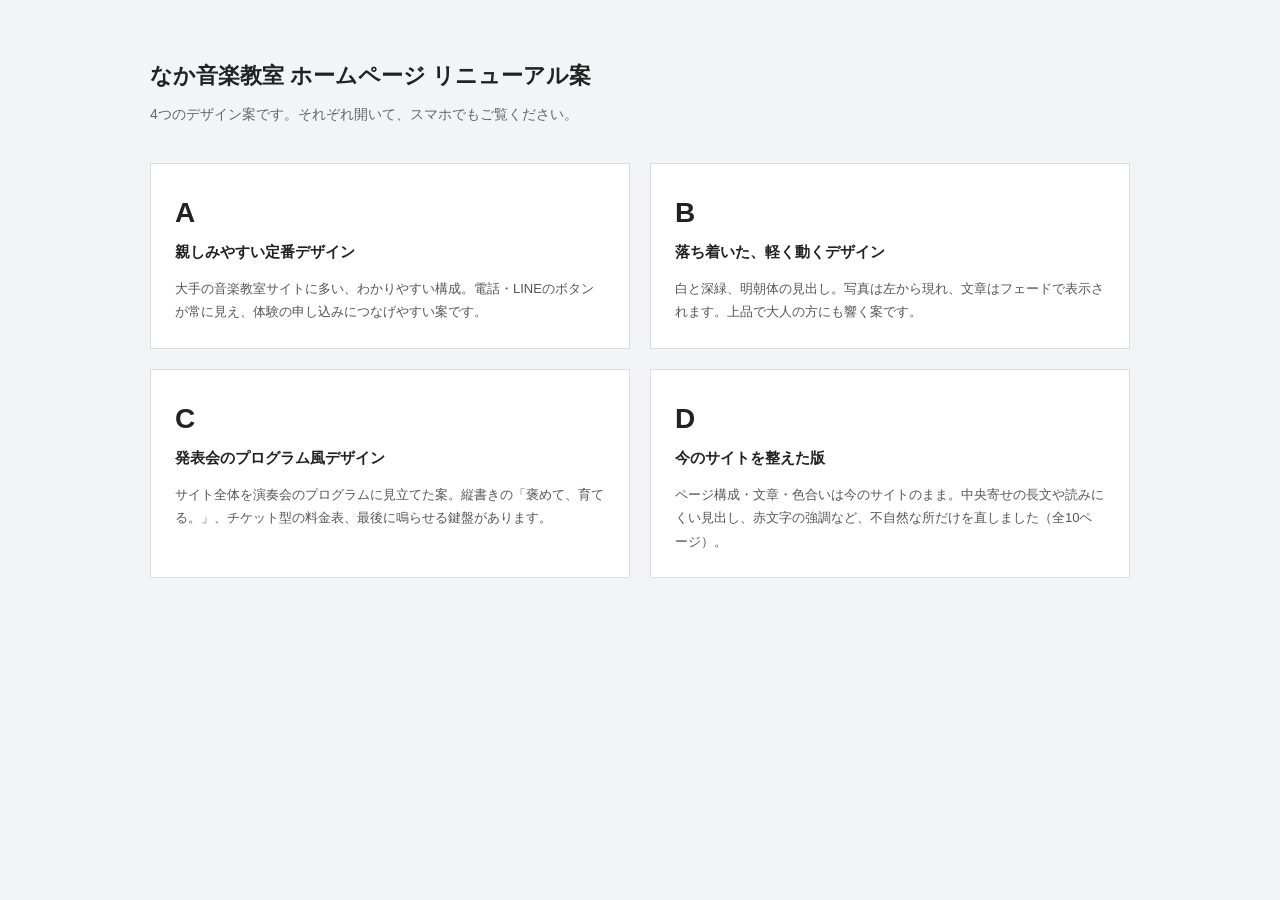
<file: index.html>
<!doctype html>
<html lang="ja">
<head>
<meta charset="utf-8">
<meta name="viewport" content="width=device-width, initial-scale=1">
<title>なか音楽教室 リニューアル案</title>
<meta name="robots" content="noindex">
<style>
body{margin:0;font-family:"Hiragino Kaku Gothic ProN","Hiragino Sans","Yu Gothic Medium","YuGothic","Meiryo",sans-serif;background:#f2f4f7;color:#222;line-height:1.8}
.w{width:min(980px,100% - 32px);margin:0 auto;padding:56px 0}
h1{font-size:22px;margin:0 0 6px}
p.lead{margin:0 0 36px;color:#666;font-size:14px}
.g{display:grid;grid-template-columns:repeat(2,1fr);gap:20px}
a.c{display:block;background:#fff;border:1px solid #ddd;text-decoration:none;color:inherit;padding:24px;transition:transform .15s,box-shadow .15s}
a.c:hover{transform:translateY(-2px);box-shadow:0 6px 20px rgba(0,0,0,.08)}
a.c b{font-size:28px;display:block}
a.c span{font-size:15px;font-weight:bold}
a.c p{font-size:13px;color:#555;margin:10px 0 0}
@media (max-width:760px){.g{grid-template-columns:1fr}}
</style>
</head>
<body>
<div class="w">
  <h1>なか音楽教室 ホームページ リニューアル案</h1>
  <p class="lead">4つのデザイン案です。それぞれ開いて、スマホでもご覧ください。</p>
  <div class="g">
    <a class="c" href="a/index.html"><b>A</b><span>親しみやすい定番デザイン</span><p>大手の音楽教室サイトに多い、わかりやすい構成。電話・LINEのボタンが常に見え、体験の申し込みにつなげやすい案です。</p></a>
    <a class="c" href="b/index.html"><b>B</b><span>落ち着いた、軽く動くデザイン</span><p>白と深緑、明朝体の見出し。写真は左から現れ、文章はフェードで表示されます。上品で大人の方にも響く案です。</p></a>
    <a class="c" href="c/index.html"><b>C</b><span>発表会のプログラム風デザイン</span><p>サイト全体を演奏会のプログラムに見立てた案。縦書きの「褒めて、育てる。」、チケット型の料金表、最後に鳴らせる鍵盤があります。</p></a>
    <a class="c" href="d/index.html"><b>D</b><span>今のサイトを整えた版</span><p>ページ構成・文章・色合いは今のサイトのまま。中央寄せの長文や読みにくい見出し、赤文字の強調など、不自然な所だけを直しました（全10ページ）。</p></a>
  </div>
</div>
</body>
</html>
</file>
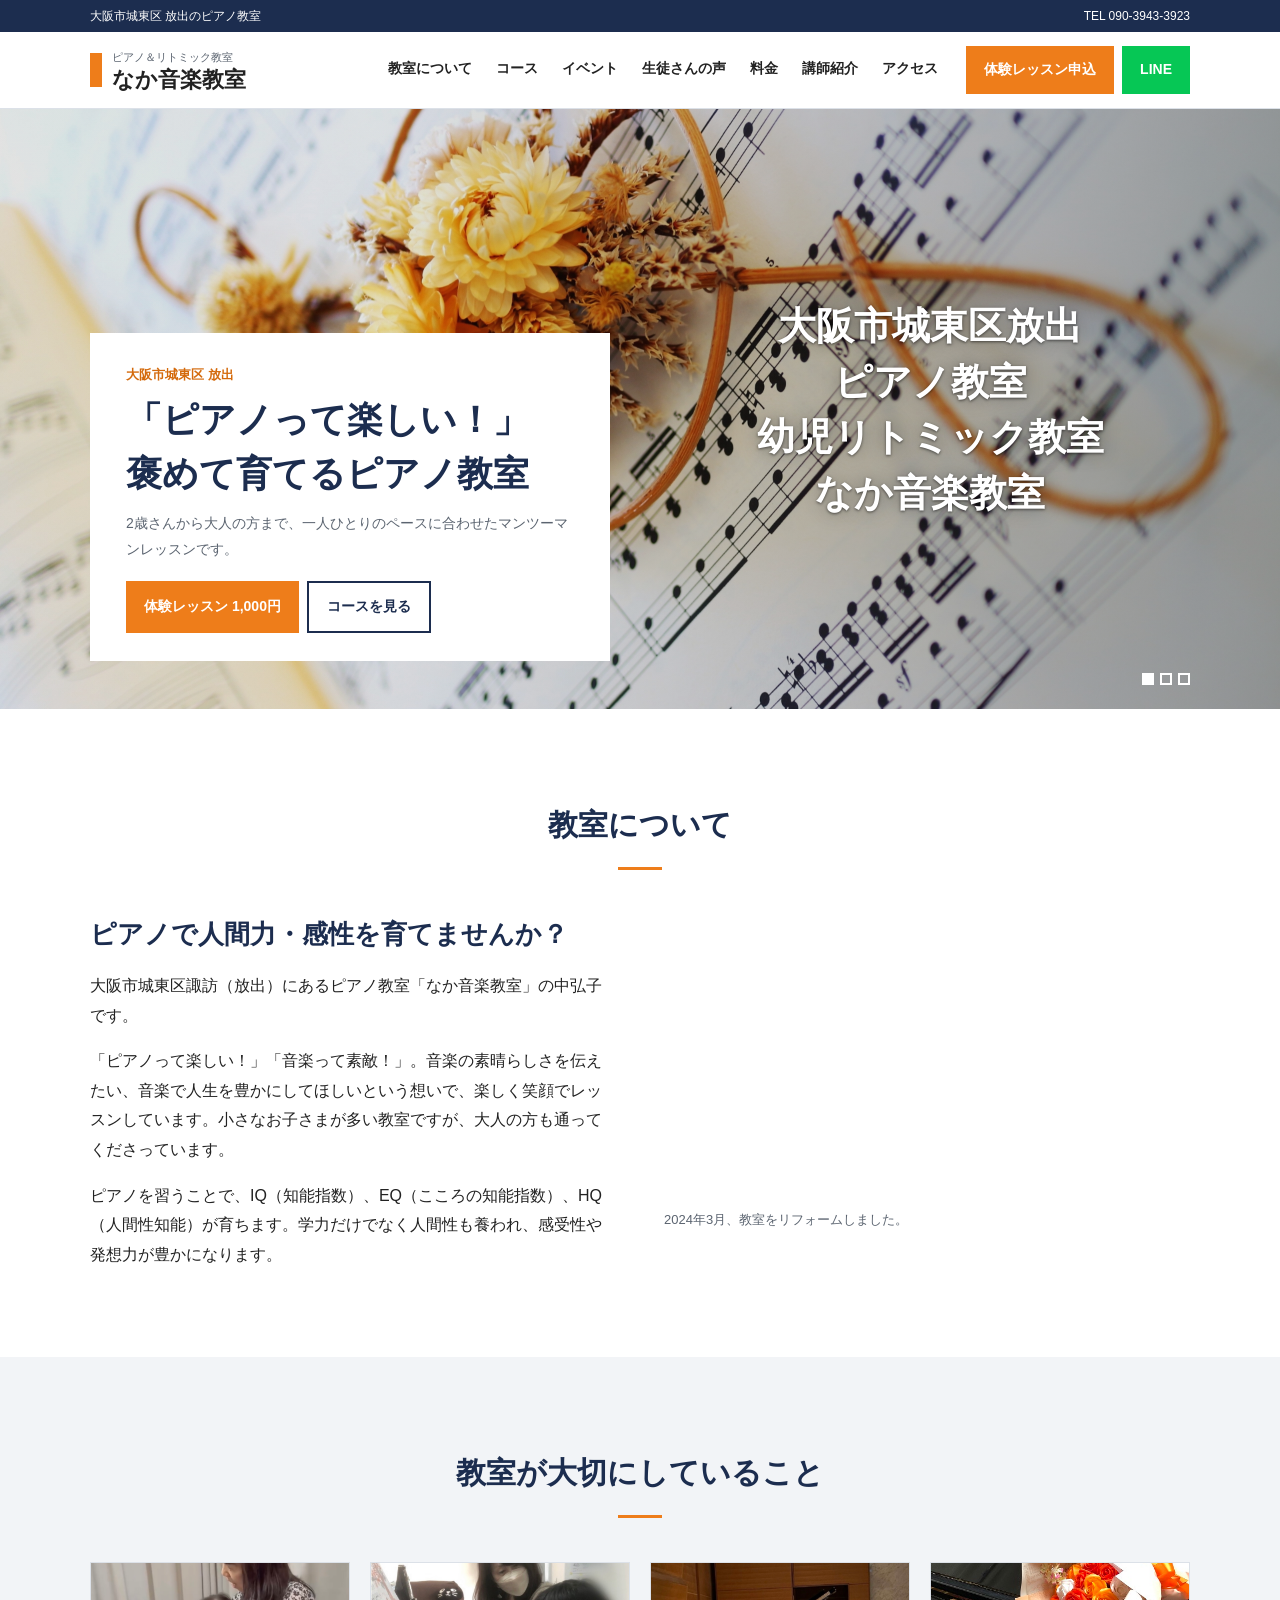
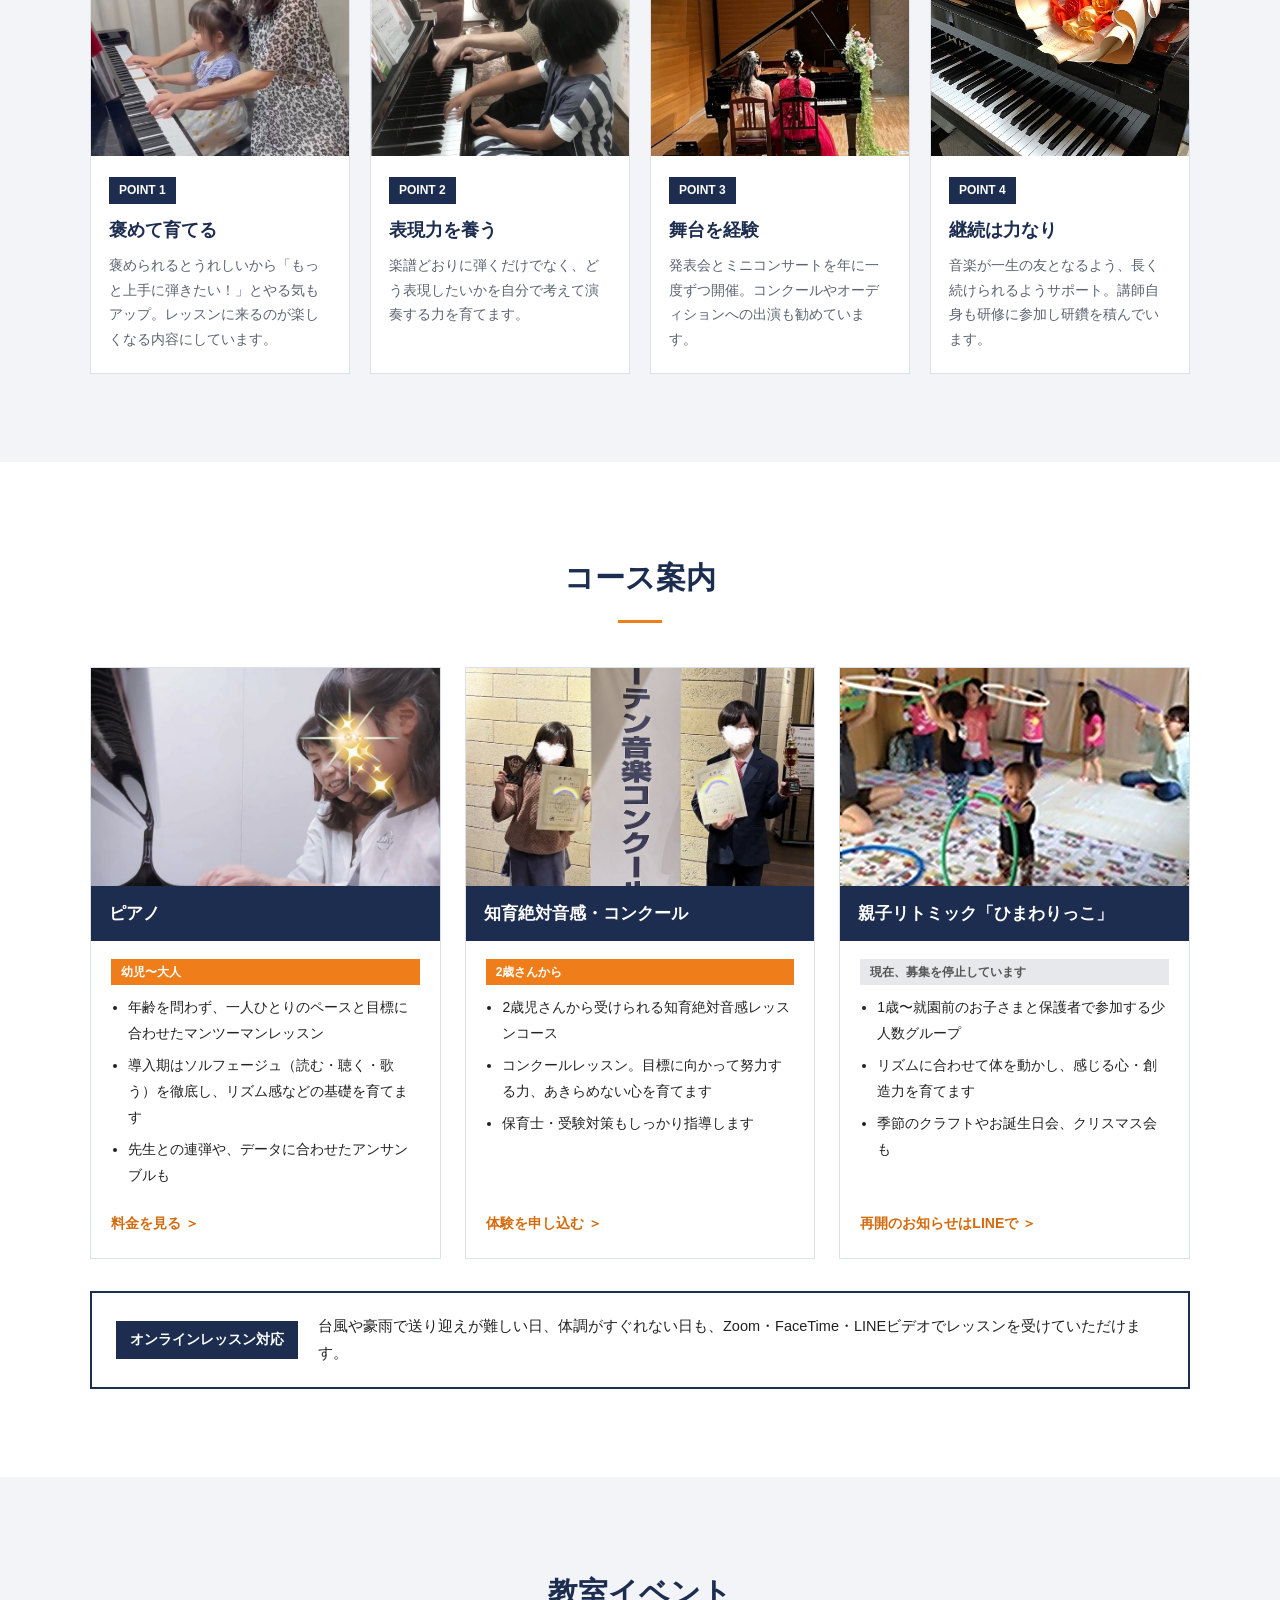
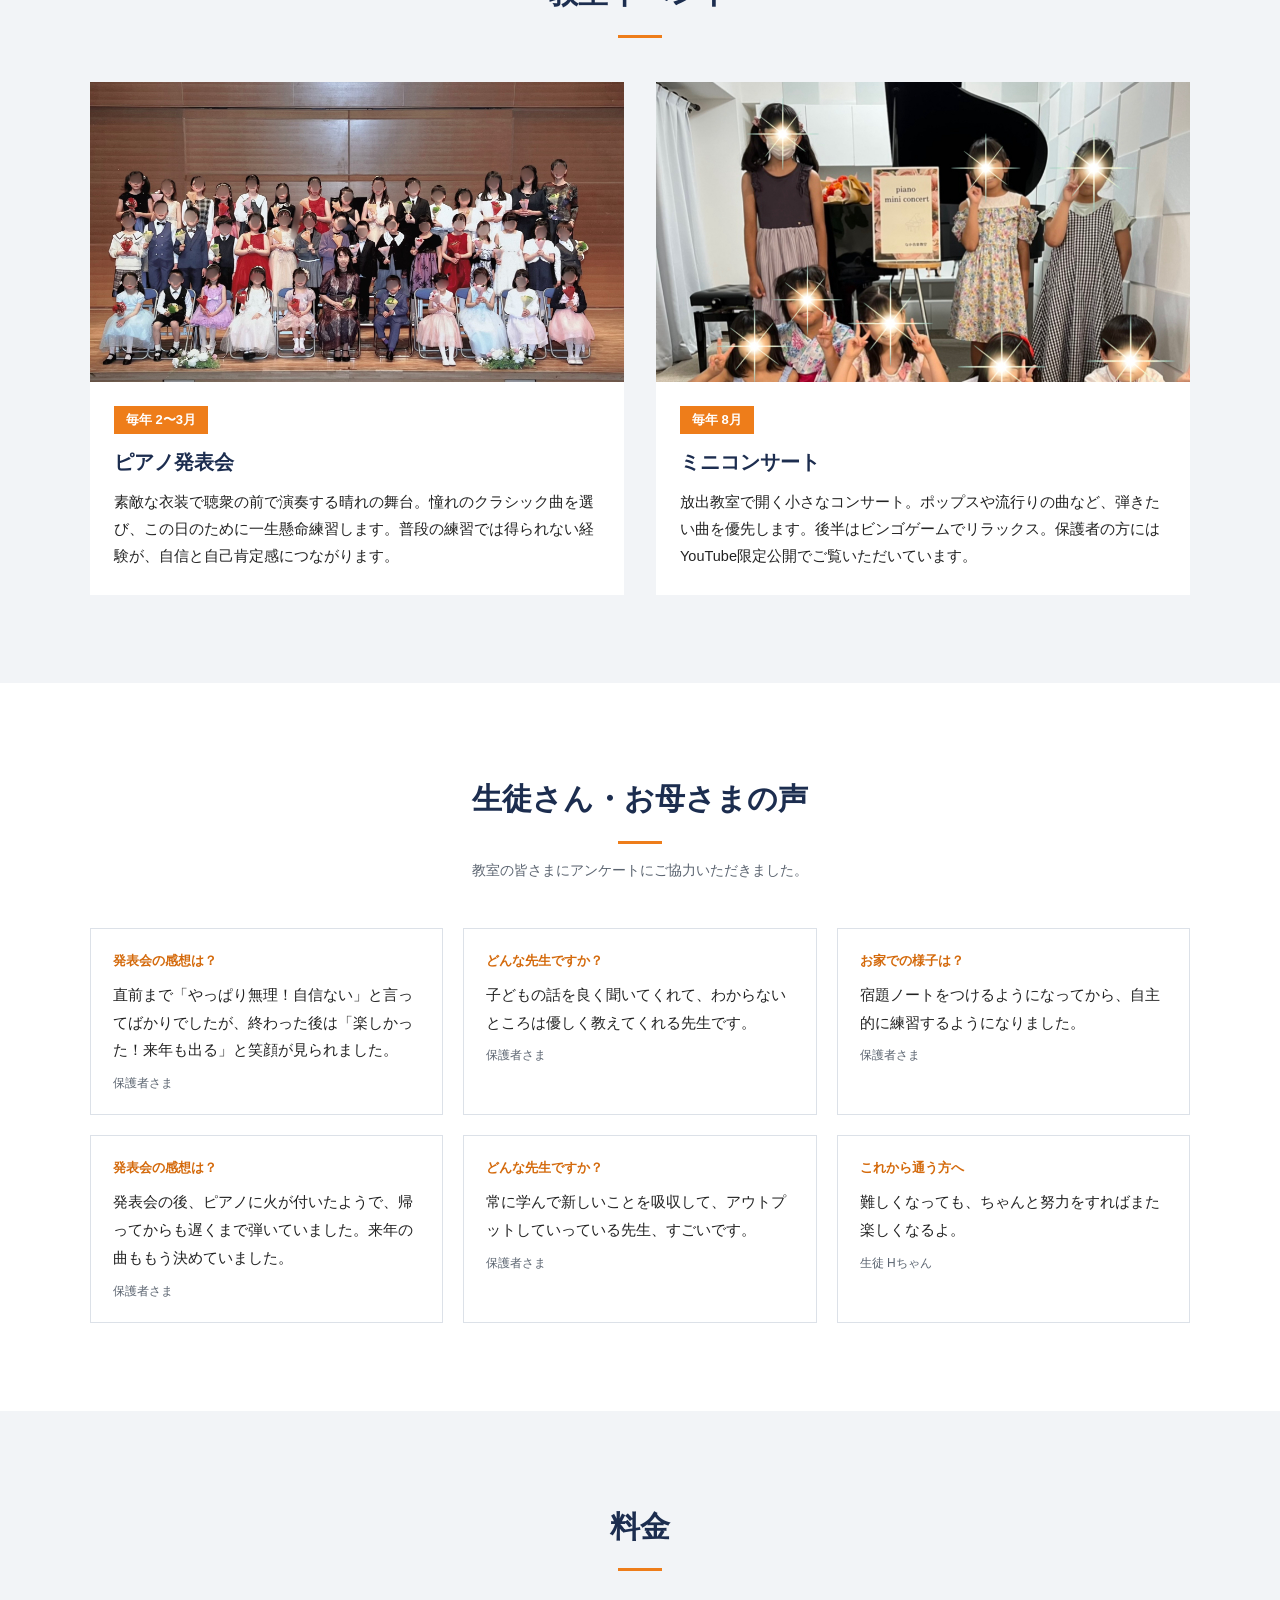
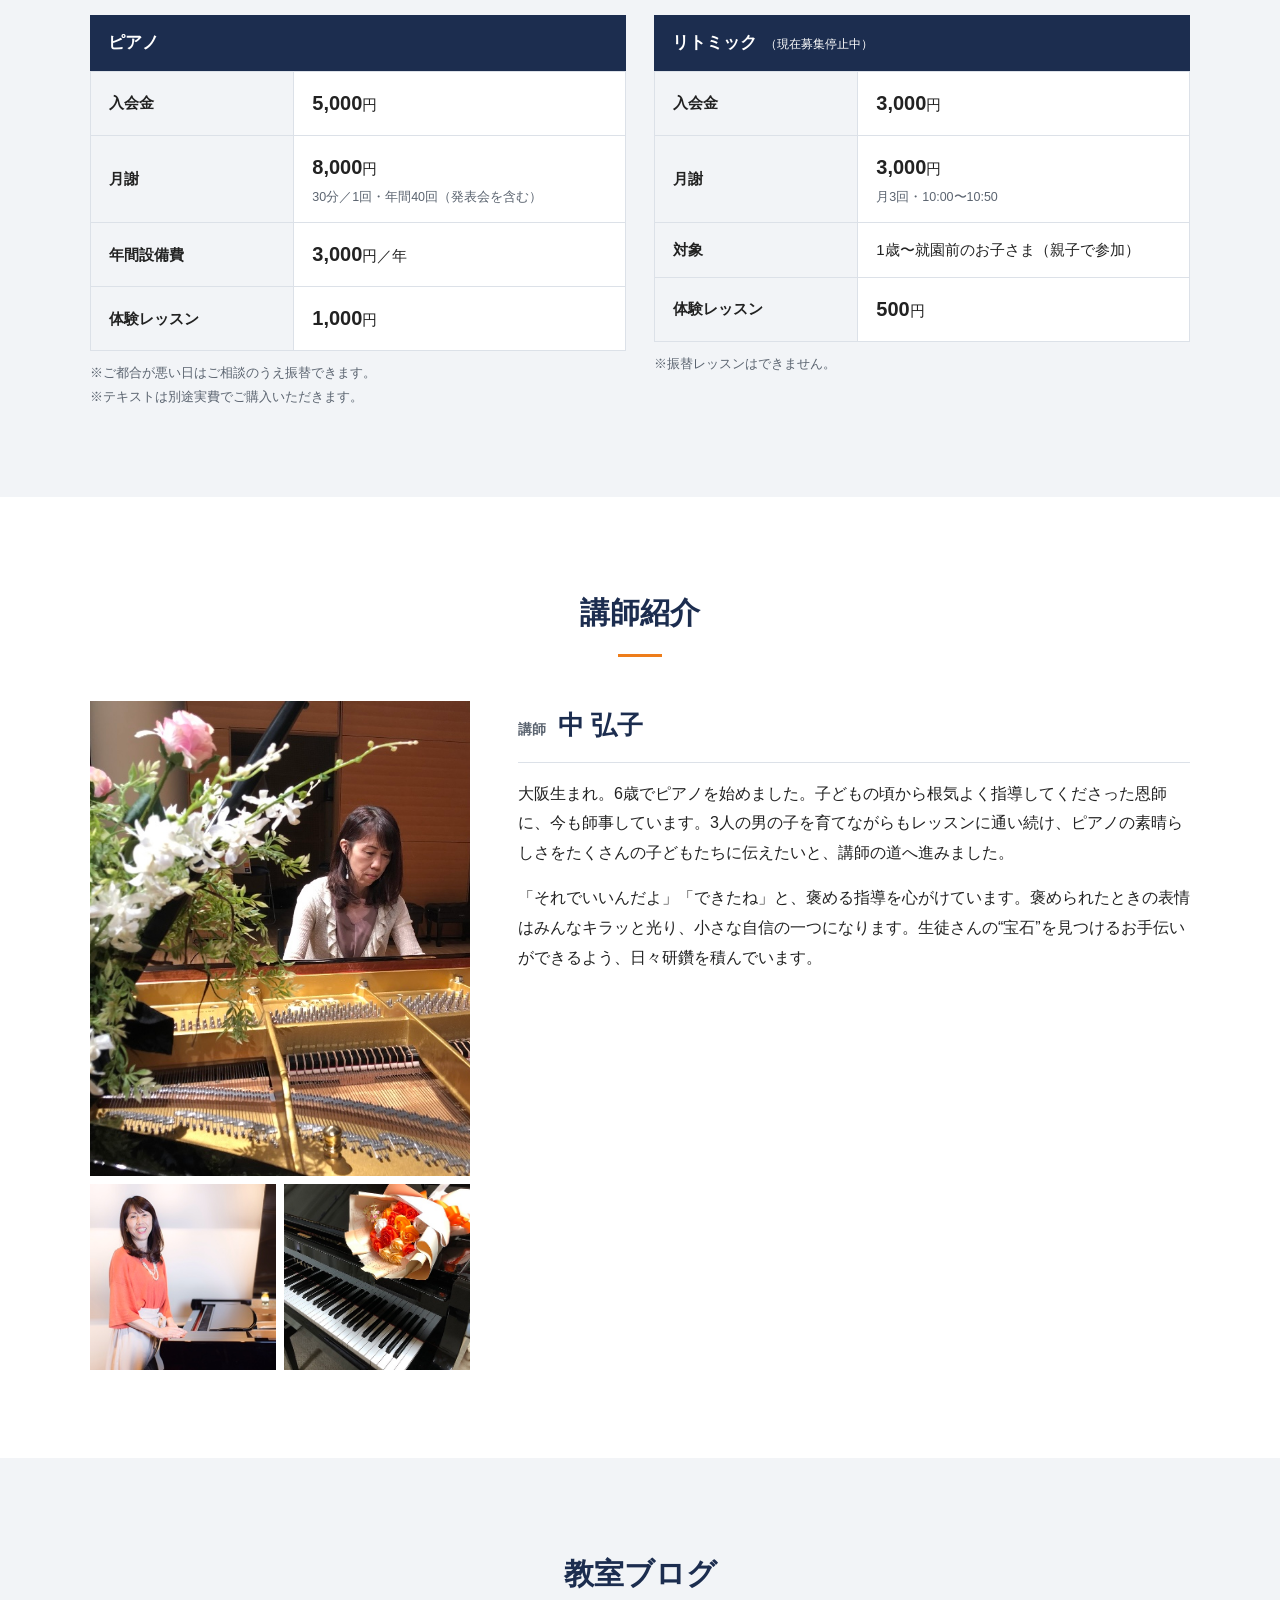
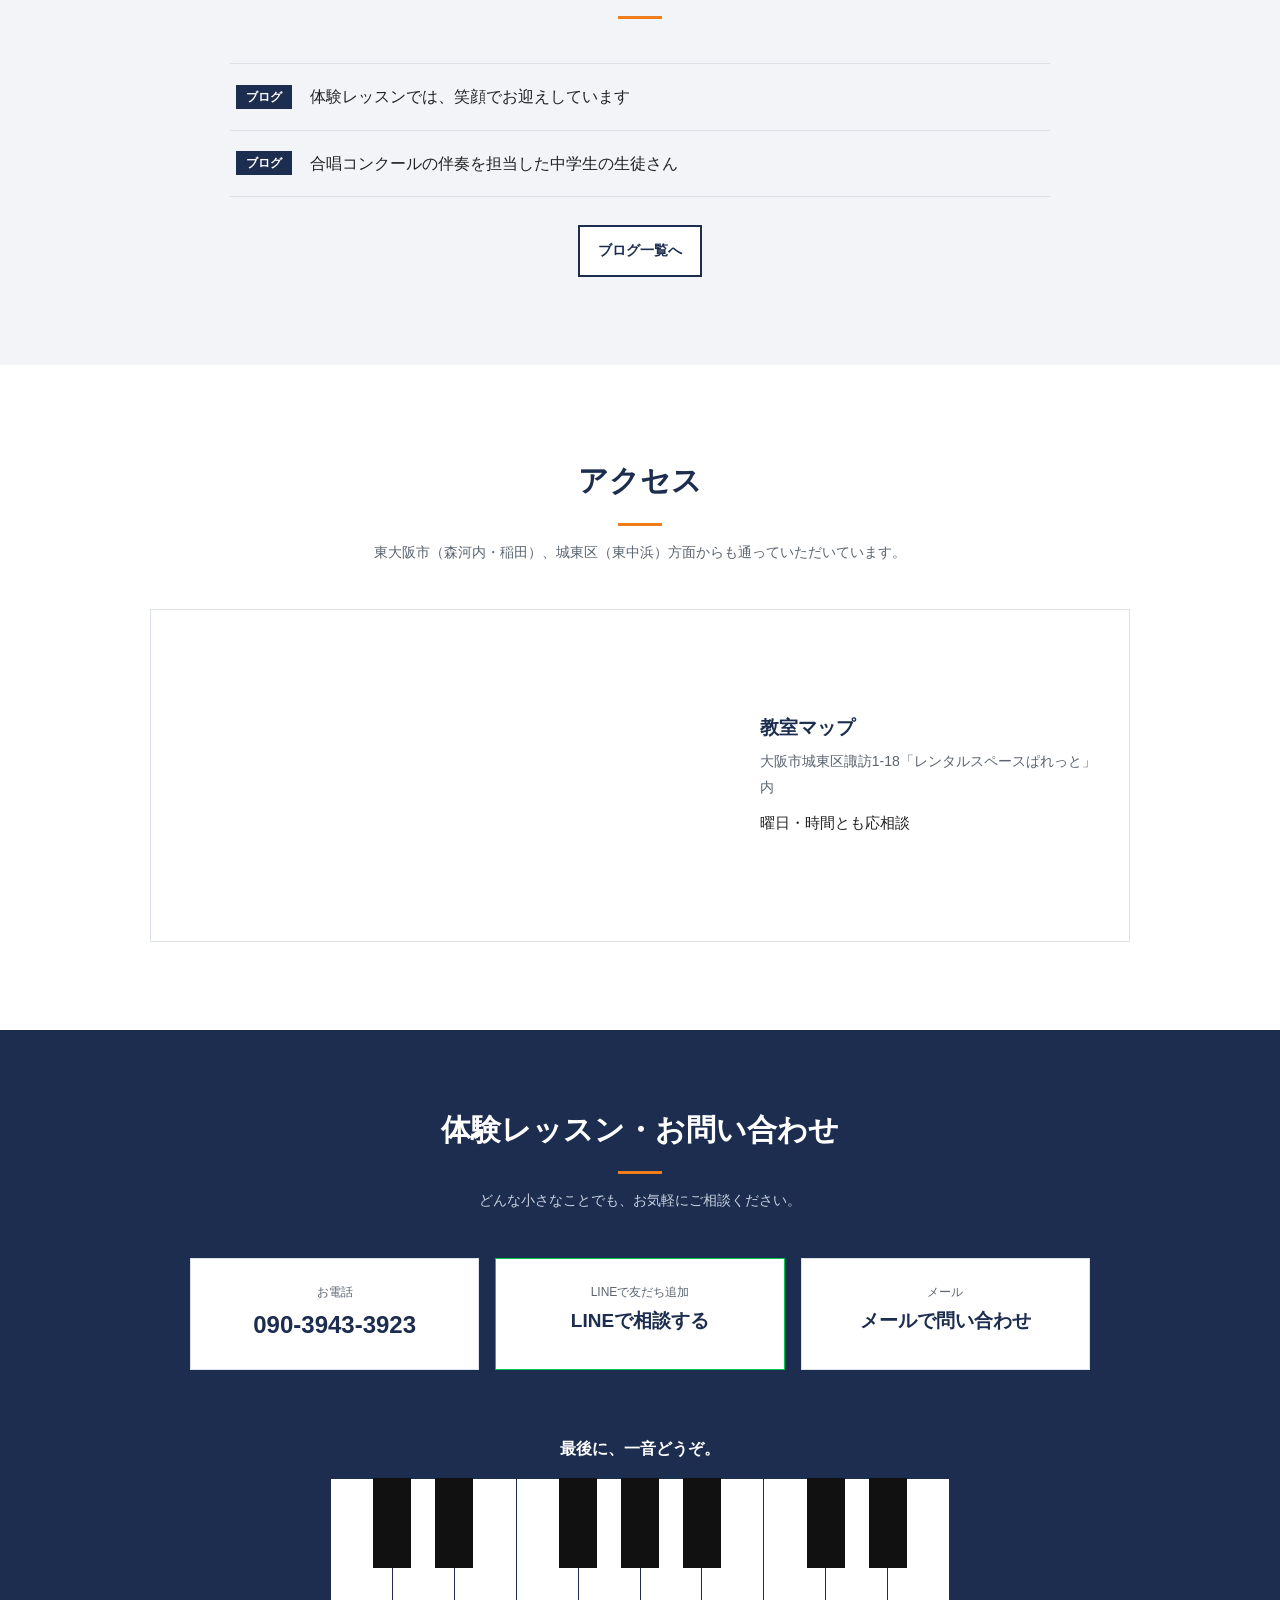
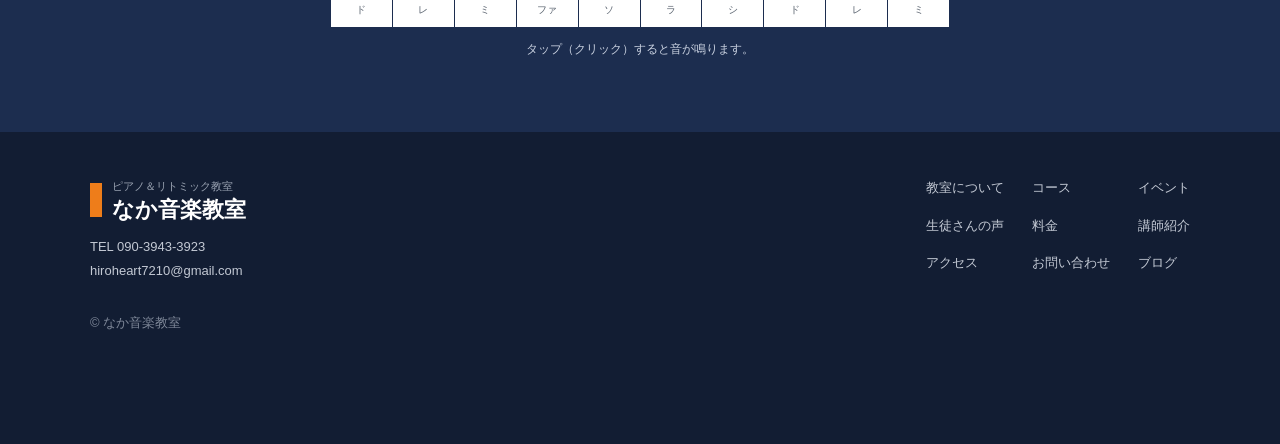
<file: a/index.html>
<!doctype html>
<html lang="ja">
<head>
<meta charset="utf-8">
<meta name="robots" content="noindex">
<meta name="viewport" content="width=device-width, initial-scale=1">
<title>なか音楽教室｜大阪市城東区放出のピアノ教室</title>
<meta name="description" content="大阪市城東区諏訪（放出）のピアノ教室「なか音楽教室」。褒めて育てるをモットーに、幼児から大人まで一人ひとりに寄り添ったレッスンをしています。">
<style>
:root{
  --navy:#1c2d4f; --navy2:#2b4170; --orange:#ee7d1a; --orange-d:#d46a0c;
  --gray:#f2f4f7; --line:#dce1e8; --text:#222; --sub:#5b6470; --green:#06c755;
  --gothic:"Hiragino Kaku Gothic ProN","Hiragino Sans","Yu Gothic Medium","YuGothic","Meiryo",sans-serif;
}
*{box-sizing:border-box}
html{scroll-behavior:smooth;scroll-padding-top:110px}
body{overflow-x:clip;margin:0;font-family:var(--gothic);color:var(--text);background:#fff;line-height:1.85;font-size:16px}
img{max-width:100%;display:block}
a{color:inherit}
.wrap{width:min(1100px,100% - 32px);margin-inline:auto}

/* top bar */
.topbar{background:var(--navy);color:#fff;font-size:12px}
.topbar .wrap{display:flex;justify-content:space-between;align-items:center;height:32px}
.topbar a{text-decoration:none}
@media (max-width:700px){.topbar .r{display:none}}

/* header */
.hd{position:sticky;top:0;z-index:50;background:#fff;border-bottom:1px solid var(--line)}
.hd-in{display:flex;align-items:center;gap:28px;height:76px}
.logo{text-decoration:none;display:flex;align-items:center;gap:10px}
.logo .sq{width:12px;height:34px;background:var(--orange)}
.logo b{display:block;font-size:22px;line-height:1.2}
.logo small{display:block;font-size:11px;color:var(--sub);font-weight:normal}
.gnav{margin-left:auto;display:flex;gap:24px;font-size:14px;font-weight:bold}
.gnav a{text-decoration:none;padding:6px 0;border-bottom:3px solid transparent;transition:border-color .2s}
.gnav a:hover{border-color:var(--orange)}
.hd-cta{display:flex;gap:8px}
.btn{display:inline-flex;align-items:center;justify-content:center;gap:6px;padding:11px 18px;font-weight:bold;font-size:14px;text-decoration:none;border:0;cursor:pointer;transition:background .2s}
.btn-or{background:var(--orange);color:#fff}.btn-or:hover{background:var(--orange-d)}
.btn-line{background:var(--green);color:#fff}
.btn-out{border:2px solid var(--navy);color:var(--navy);background:#fff}.btn-out:hover{background:var(--navy);color:#fff}
.menu-btn{display:none;margin-left:auto;background:var(--navy);border:0;width:48px;height:48px;cursor:pointer;color:#fff;font-size:10px;font-weight:bold;font-family:var(--gothic)}
.menu-btn span{display:block;width:20px;height:2px;background:#fff;margin:3px auto}
@media (max-width:1020px){
  .gnav,.hd-cta{display:none}.menu-btn{display:block}
  .hd.open .gnav{display:flex;flex-direction:column;gap:0;position:absolute;top:76px;left:0;right:0;background:#fff;border-bottom:1px solid var(--line);padding:0 16px 16px}
  .hd.open .gnav a{padding:14px 4px;border-bottom:1px solid var(--line)}
}

/* hero */
.hero{position:relative;height:min(72vh,600px);min-height:420px;overflow:hidden;background:#ddd}
.hero .slide{position:absolute;inset:0;opacity:0;transition:opacity 1.2s ease}
.hero .slide.on{opacity:1}
.hero .slide img{width:100%;height:100%;object-fit:cover}
.hero-box{position:absolute;left:max(16px,calc((100% - 1100px)/2));bottom:48px;z-index:2;background:#fff;padding:30px 36px 28px;max-width:520px}
.hero-box .area{font-size:13px;font-weight:bold;color:var(--orange-d);margin:0 0 6px}
.hero-box h1{font-size:clamp(24px,3.4vw,36px);line-height:1.5;margin:0 0 10px;color:var(--navy)}
.hero-box p{margin:0;font-size:14px;color:var(--sub)}
.hero-box .btns{display:flex;gap:8px;margin-top:18px;flex-wrap:wrap}
.dots{position:absolute;right:max(16px,calc((100% - 1100px)/2));bottom:24px;z-index:2;display:flex;gap:6px}
.dots button{width:12px;height:12px;border:2px solid #fff;background:transparent;cursor:pointer;padding:0}
.dots button.on{background:#fff}
@media (max-width:640px){.hero{height:auto;min-height:0}.hero .ph{position:relative;height:280px}.hero-box{position:relative;left:0;bottom:0;max-width:none;padding:24px 16px}.dots{bottom:auto;top:250px}}

/* section */
section{padding:88px 0}
.gray{background:var(--gray)}
.ttl{text-align:center;margin:0 0 44px}
.ttl h2{font-size:clamp(22px,2.8vw,30px);margin:0;color:var(--navy)}
.ttl h2::after{content:"";display:block;width:44px;height:3px;background:var(--orange);margin:14px auto 0}
.ttl p{margin:14px 0 0;color:var(--sub);font-size:14px}
@media (max-width:700px){section{padding:64px 0}}

/* about */
.about{display:grid;grid-template-columns:1fr 1fr;gap:48px;align-items:start}
.about h3{font-size:clamp(20px,2.4vw,26px);color:var(--navy);margin:0 0 16px;line-height:1.6}
/* 動画の下端に黒い帯があるので、その分だけ枠を低くして隠す */
.about .video{aspect-ratio:16/8.72;overflow:hidden;background:#fff}
.about .video iframe{width:100%;height:auto;aspect-ratio:16/9;border:0;display:block}
.about .cap{font-size:13px;color:var(--sub);margin:8px 0 0}
@media (max-width:820px){.about{grid-template-columns:1fr}}

/* policy */
.pol{display:grid;grid-template-columns:repeat(4,1fr);gap:20px}
.pol article{background:#fff;border:1px solid var(--line)}
.pol figure{margin:0;aspect-ratio:4/3;overflow:hidden}
.pol figure img{width:100%;height:100%;object-fit:cover}
.pol .b{padding:18px 18px 22px}
.pol .n{display:inline-block;background:var(--navy);color:#fff;font-size:12px;font-weight:bold;padding:2px 10px;font-family:Arial,var(--gothic)}
.pol h3{font-size:18px;margin:10px 0 6px;color:var(--navy)}
.pol p{margin:0;font-size:14px;color:var(--sub);line-height:1.75}
@media (max-width:960px){.pol{grid-template-columns:repeat(2,1fr)}}
@media (max-width:520px){.pol{grid-template-columns:1fr}}

/* course */
.course{display:grid;grid-template-columns:repeat(3,1fr);gap:24px}
.course article{border:1px solid var(--line);display:flex;flex-direction:column;background:#fff}
.course figure{margin:0;aspect-ratio:16/10;overflow:hidden;position:relative}
.course figure img{width:100%;height:100%;object-fit:cover}
.course h3{margin:0;background:var(--navy);color:#fff;font-size:17px;padding:12px 18px}
.course .b{padding:18px 20px 22px;flex:1;display:flex;flex-direction:column}
.course ul{margin:0 0 16px;padding-left:1.2em;font-size:14px}
.course li{margin-bottom:6px}
.course .link{margin-top:auto;font-weight:bold;font-size:14px;color:var(--orange-d);text-decoration:none}
.course .link::after{content:" ＞"}
.tag{display:inline-block;font-size:12px;font-weight:bold;padding:2px 10px;margin-bottom:10px}
.tag.on{background:var(--orange);color:#fff}
.tag.off{background:#e6e8eb;color:#555}
.online{margin-top:32px;border:2px solid var(--navy);background:#fff;padding:20px 24px;display:flex;gap:20px;align-items:center}
.online b{flex:none;background:var(--navy);color:#fff;padding:6px 14px;font-size:14px}
.online p{margin:0;font-size:14.5px}
@media (max-width:900px){.course{grid-template-columns:1fr}.online{flex-direction:column;align-items:flex-start}}

/* event */
.ev{display:grid;grid-template-columns:1fr 1fr;gap:32px}
.ev article{background:#fff}
.ev figure{margin:0;aspect-ratio:16/9;overflow:hidden}
.ev figure img{width:100%;height:100%;object-fit:cover}
.ev .b{padding:22px 24px 26px}
.ev .when{display:inline-block;font-size:13px;font-weight:bold;color:#fff;background:var(--orange);padding:2px 12px}
.ev h3{margin:10px 0 8px;font-size:20px;color:var(--navy)}
.ev p{margin:0;font-size:14.5px}
@media (max-width:820px){.ev{grid-template-columns:1fr}}

/* voice */
.voice{display:grid;grid-template-columns:repeat(3,1fr);gap:20px}
.voice div{border:1px solid var(--line);padding:20px 22px;background:#fff}
.voice h4{margin:0 0 8px;font-size:13px;color:var(--orange-d)}
.voice p{margin:0;font-size:15px}
.voice small{display:block;margin-top:8px;color:var(--sub);font-size:12px}
@media (max-width:900px){.voice{grid-template-columns:1fr}}

/* fee */
.fee{display:grid;grid-template-columns:1fr 1fr;gap:28px}
.fee table{width:100%;border-collapse:collapse;background:#fff}
.fee caption{text-align:left;background:var(--navy);color:#fff;font-weight:bold;padding:12px 18px;font-size:17px}
.fee caption small{font-weight:normal;font-size:12px;margin-left:8px}
.fee th,.fee td{border:1px solid var(--line);padding:13px 18px;text-align:left;font-size:15px}
.fee th{background:var(--gray);width:38%;font-weight:bold}
.fee td b{font-size:20px;font-family:Arial,var(--gothic)}
.fee td small{display:block;color:var(--sub);font-size:12.5px}
.fee .note{font-size:13px;color:var(--sub);margin:10px 0 0}
@media (max-width:820px){.fee{grid-template-columns:1fr}}

/* profile */
.prof{display:grid;grid-template-columns:380px 1fr;gap:48px;align-items:start}
.prof .ph img{width:100%;aspect-ratio:4/5;object-fit:cover;object-position:30% center}
.prof .ph .s{display:grid;grid-template-columns:1fr 1fr;gap:8px;margin-top:8px}
.prof .ph .s img{aspect-ratio:1}
.prof .name{font-size:26px;font-weight:bold;color:var(--navy);margin:0 0 16px;border-bottom:1px solid var(--line);padding-bottom:12px}
.prof .name small{font-size:14px;color:var(--sub);margin-right:12px}
@media (max-width:880px){.prof{grid-template-columns:1fr}.prof .ph{max-width:360px}}

/* blog */
.news{list-style:none;padding:0;margin:0 auto;max-width:820px;border-top:1px solid var(--line)}
.news a{display:flex;gap:18px;align-items:center;padding:18px 6px;border-bottom:1px solid var(--line);text-decoration:none}
.news a:hover{background:var(--gray)}
.news .cat{flex:none;font-size:12px;font-weight:bold;background:var(--navy);color:#fff;padding:1px 10px}
.center{text-align:center;margin-top:28px}

/* access */
.acc{max-width:980px;margin:0 auto}
.acc article{display:grid;grid-template-columns:3fr 2fr;align-items:center}
.acc .when{margin:0;font-size:15px}
@media (max-width:760px){.acc article{grid-template-columns:1fr}}
.acc article{background:#fff;border:1px solid var(--line)}
.acc .map{aspect-ratio:16/9}
.acc iframe{width:100%;height:100%;border:0;display:block}
.acc .b{padding:18px 22px 22px}
.acc h3{margin:0 0 4px;font-size:19px;color:var(--navy)}
.acc .addr{margin:0 0 8px;color:var(--sub);font-size:14px}
.acc ul{margin:0;padding-left:1.2em;font-size:14px}
@media (max-width:820px){.acc{grid-template-columns:1fr}}

/* contact */
.contact{background:var(--navy);color:#fff;padding:72px 0}
.contact .ttl h2{color:#fff}
.contact .ttl p{color:#c9d1e0}
.ways{display:grid;grid-template-columns:repeat(3,1fr);gap:16px;max-width:900px;margin:0 auto}
.way{background:#fff;color:var(--text);text-decoration:none;padding:22px 16px;text-align:center;border:1px solid var(--line);transition:background .2s}
.way:hover{background:var(--gray)}
.way small{display:block;font-size:12px;color:var(--sub)}
.way b{font-size:19px;color:var(--navy)}
.way.tel b{font-size:24px;font-family:Arial,var(--gothic)}
.way.line{border-color:var(--green)}
@media (max-width:760px){.ways{grid-template-columns:1fr}}

footer{background:#121d33;color:#c3c9d4;padding:44px 0 96px;font-size:13px}
.ft{display:flex;justify-content:space-between;gap:28px;flex-wrap:wrap}
.ft .logo b{color:#fff}.ft .logo small{color:#9aa3b2}
.ft nav{display:grid;grid-template-columns:repeat(3,auto);gap:6px 28px}
.ft nav a{text-decoration:none}
.copy{margin-top:28px;color:#7f8899}

.sp-cta{display:none}
@media (max-width:760px){
  .sp-cta{display:grid;grid-template-columns:1fr 1fr;position:fixed;left:0;right:0;bottom:0;z-index:60}
  .sp-cta a{padding:14px 0;text-align:center;font-weight:bold;color:#fff;text-decoration:none}
  .sp-cta .t{background:var(--orange)}.sp-cta .l{background:var(--green)}
}

/* PowerPoint style entrance: fade / fly-in / zoom（控えめ） */
[data-anim]{opacity:0;transition:opacity .75s ease-out,transform .75s cubic-bezier(.2,.7,.3,1)}
[data-anim="up"]{transform:translateY(36px)}
[data-anim="left"]{transform:translateX(-48px)}
[data-anim="right"]{transform:translateX(48px)}
[data-anim].show{opacity:1;transform:none}
/* 写真：フェードと同時に、少し寄った状態から元の大きさへ */
[data-anim] figure img,[data-anim].ph>img{transform:scale(1.07);transition:transform 1.2s cubic-bezier(.2,.7,.3,1)}
[data-anim].show figure img,[data-anim].show.ph>img{transform:none}
/* 見出しの説明文は少し遅れてフェード */
.ttl[data-anim] p{opacity:0;transition:opacity .7s ease .3s}
.ttl[data-anim].show p{opacity:1}
/* ヒーロー写真：切り替わるときにわずかに引く */
.hero .slide img{transform:scale(1.04);transition:transform 5s ease-out}
.hero .slide.on img{transform:none}
/* 1枚目（楽譜と花）に元サイトの見出し文字をのせる */
.hero .slide .cap{position:absolute;margin:0;color:#fff;font-weight:bold;text-align:center;line-height:1.45;font-size:clamp(24px,3vw,40px);text-shadow:0 1px 3px rgba(0,0,0,.55),0 0 18px rgba(0,0,0,.35);top:50%;transform:translateY(-50%);right:max(16px,calc((100% - 1100px)/2));width:min(46%,520px)}
.hero .slide:first-child::before{content:"";position:absolute;inset:0;background:linear-gradient(to left,rgba(20,20,20,.42),rgba(20,20,20,.12) 70%);z-index:1}
.hero .slide .cap{z-index:2}
@media (max-width:640px){.hero .slide .cap{right:0;left:0;width:auto;font-size:24px}.hero .slide:first-child::before{background:rgba(20,20,20,.3)}}
.hero-box[data-anim="left"]{transition-delay:.2s}
/* スマホ下の電話・LINE：読み込み後に下からスライドイン */
@media (max-width:760px){.sp-cta{transform:translateY(100%);transition:transform .6s ease-out .6s}.sp-cta.show{transform:none}}

/* 鳴らせる鍵盤（C案から） */
.kb-wrap{max-width:620px;margin:64px auto 0;text-align:center}
.kb-cap{font-weight:bold;font-size:16px;margin:0 0 14px}
.kb{position:relative;height:150px;display:flex;user-select:none;-webkit-user-select:none;touch-action:manipulation}
.kb .w{flex:1;background:#fff;border:1px solid var(--navy);border-left:0;cursor:pointer;position:relative;transition:background .1s}
.kb .w:first-child{border-left:1px solid var(--navy)}
.kb .w.on{background:#fde3c8}
.kb .b{position:absolute;top:0;height:60%;background:#111;cursor:pointer;z-index:2;transition:background .1s}
.kb .b.on{background:var(--orange)}
.kb .w span{position:absolute;bottom:8px;left:0;right:0;font-size:10px;color:var(--sub)}
.kb-note{font-size:12px;color:#c9d1e0;margin:10px 0 0}
</style>
</head>
<body>

<div class="topbar"><div class="wrap"><span>大阪市城東区 放出のピアノ教室</span><a class="r" href="tel:09039433923">TEL 090-3943-3923</a></div></div>

<header class="hd" id="hd">
  <div class="wrap hd-in">
    <a class="logo" href="#top"><span class="sq"></span><span><small>ピアノ＆リトミック教室</small><b>なか音楽教室</b></span></a>
    <nav class="gnav" id="gnav">
      <a href="#about">教室について</a><a href="#course">コース</a><a href="#event">イベント</a><a href="#voice">生徒さんの声</a><a href="#fee">料金</a><a href="#profile">講師紹介</a><a href="#access">アクセス</a>
    </nav>
    <div class="hd-cta">
      <a class="btn btn-or" href="#contact">体験レッスン申込</a>
      <a class="btn btn-line" href="https://lin.ee/nwdocCs" target="_blank" rel="noopener">LINE</a>
    </div>
    <button class="menu-btn" id="menuBtn" aria-label="メニュー"><span></span><span></span><span></span>MENU</button>
  </div>
</header>

<main id="top">
  <div class="hero" id="hero">
    <div class="ph">
      <div class="slide on"><img src="../assets/img/score_flower.jpg" alt="楽譜とドライフラワー"><p class="cap">大阪市城東区放出<br>ピアノ教室<br>幼児リトミック教室<br>なか音楽教室</p></div>
      <div class="slide"><img src="../assets/img/hand.jpg" alt="鍵盤に手をのせる子ども"></div>
      <div class="slide"><img src="../assets/img/signboard.jpg?v=2" alt="なか音楽教室の看板"></div>
    </div>
    <div class="hero-box" data-anim="left">
      <p class="area">大阪市城東区 放出</p>
      <h1>「ピアノって楽しい！」<br>褒めて育てるピアノ教室</h1>
      <p>2歳さんから大人の方まで、一人ひとりのペースに合わせたマンツーマンレッスンです。</p>
      <div class="btns"><a class="btn btn-or" href="#contact">体験レッスン 1,000円</a><a class="btn btn-out" href="#course">コースを見る</a></div>
    </div>
    <div class="dots" id="dots"></div>
  </div>

  <section id="about">
    <div class="wrap">
      <div class="ttl" data-anim="up"><h2>教室について</h2></div>
      <div class="about">
        <div data-anim="left">
          <h3>ピアノで人間力・感性を育てませんか？</h3>
          <p>大阪市城東区諏訪（放出）にあるピアノ教室「なか音楽教室」の中弘子です。</p>
          <p>「ピアノって楽しい！」「音楽って素敵！」。音楽の素晴らしさを伝えたい、音楽で人生を豊かにしてほしいという想いで、楽しく笑顔でレッスンしています。小さなお子さまが多い教室ですが、大人の方も通ってくださっています。</p>
          <p style="margin-bottom:0">ピアノを習うことで、IQ（知能指数）、EQ（こころの知能指数）、HQ（人間性知能）が育ちます。学力だけでなく人間性も養われ、感受性や発想力が豊かになります。</p>
        </div>
        <div data-anim="right">
          <div class="video"><iframe loading="lazy" src="https://www.youtube-nocookie.com/embed/1UZ0hZ_AUnk" title="2024年3月 教室をリフォームしました" allow="accelerometer; encrypted-media; picture-in-picture" allowfullscreen></iframe></div>
          <p class="cap">2024年3月、教室をリフォームしました。</p>
        </div>
      </div>
    </div>
  </section>

  <section class="gray" id="policy">
    <div class="wrap">
      <div class="ttl" data-anim="up"><h2>教室が大切にしていること</h2></div>
      <div class="pol">
        <article data-anim="up"><figure><img src="../assets/img/lesson.jpg" alt="講師と一緒にピアノを弾く女の子" loading="lazy"></figure><div class="b"><span class="n">POINT 1</span><h3>褒めて育てる</h3><p>褒められるとうれしいから「もっと上手に弾きたい！」とやる気もアップ。レッスンに来るのが楽しくなる内容にしています。</p></div></article>
        <article data-anim="up" data-delay="150"><figure><img src="../assets/img/duet.jpg" alt="連弾する講師と生徒" loading="lazy"></figure><div class="b"><span class="n">POINT 2</span><h3>表現力を養う</h3><p>楽譜どおりに弾くだけでなく、どう表現したいかを自分で考えて演奏する力を育てます。</p></div></article>
        <article data-anim="up" data-delay="300"><figure><img src="../assets/img/recital_stage.jpg" alt="発表会のステージ" loading="lazy"></figure><div class="b"><span class="n">POINT 3</span><h3>舞台を経験</h3><p>発表会とミニコンサートを年に一度ずつ開催。コンクールやオーディションへの出演も勧めています。</p></div></article>
        <article data-anim="up" data-delay="450"><figure><img src="../assets/img/bouquet.jpg" alt="ピアノの上の花束" loading="lazy"></figure><div class="b"><span class="n">POINT 4</span><h3>継続は力なり</h3><p>音楽が一生の友となるよう、長く続けられるようサポート。講師自身も研修に参加し研鑽を積んでいます。</p></div></article>
      </div>
    </div>
  </section>

  <section id="course">
    <div class="wrap">
      <div class="ttl" data-anim="up"><h2>コース案内</h2></div>
      <div class="course">
        <article data-anim="up">
          <figure><img src="../assets/img/lesson_duet.jpg" alt="講師と生徒の連弾" loading="lazy" style="object-position:center 42%"></figure>
          <h3>ピアノ</h3>
          <div class="b"><span class="tag on">幼児〜大人</span>
            <ul><li>年齢を問わず、一人ひとりのペースと目標に合わせたマンツーマンレッスン</li><li>導入期はソルフェージュ（読む・聴く・歌う）を徹底し、リズム感などの基礎を育てます</li><li>先生との連弾や、データに合わせたアンサンブルも</li></ul>
            <a class="link" href="#fee">料金を見る</a></div>
        </article>
        <article data-anim="up" data-delay="150">
          <figure><img src="../assets/img/concours_baten.jpg" alt="ベーテン音楽コンクール会場で表彰状を持つ生徒さん" loading="lazy" style="object-position:center 38%"></figure>
          <h3>知育絶対音感・コンクール</h3>
          <div class="b"><span class="tag on">2歳さんから</span>
            <ul><li>2歳児さんから受けられる知育絶対音感レッスンコース</li><li>コンクールレッスン。目標に向かって努力する力、あきらめない心を育てます</li><li>保育士・受験対策もしっかり指導します</li></ul>
            <a class="link" href="#contact">体験を申し込む</a></div>
        </article>
        <article data-anim="up" data-delay="300">
          <figure><img src="../assets/img/rhythmic2_hq.jpg?v=3" alt="フープを使ったリトミックの様子" loading="lazy"></figure>
          <h3>親子リトミック「ひまわりっこ」</h3>
          <div class="b"><span class="tag off">現在、募集を停止しています</span>
            <ul><li>1歳〜就園前のお子さまと保護者で参加する少人数グループ</li><li>リズムに合わせて体を動かし、感じる心・創造力を育てます</li><li>季節のクラフトやお誕生日会、クリスマス会も</li></ul>
            <a class="link" href="https://lin.ee/nwdocCs" target="_blank" rel="noopener">再開のお知らせはLINEで</a></div>
        </article>
      </div>
      <div class="online" data-anim="up"><b>オンラインレッスン対応</b><p>台風や豪雨で送り迎えが難しい日、体調がすぐれない日も、Zoom・FaceTime・LINEビデオでレッスンを受けていただけます。</p></div>
    </div>
  </section>

  <section class="gray" id="event">
    <div class="wrap">
      <div class="ttl" data-anim="up"><h2>教室イベント</h2></div>
      <div class="ev">
        <article data-anim="left"><figure><img src="../assets/img/recital_group.jpg" alt="ピアノ発表会の集合写真" loading="lazy"></figure>
          <div class="b"><span class="when">毎年 2〜3月</span><h3>ピアノ発表会</h3><p>素敵な衣装で聴衆の前で演奏する晴れの舞台。憧れのクラシック曲を選び、この日のために一生懸命練習します。普段の練習では得られない経験が、自信と自己肯定感につながります。</p></div></article>
        <article data-anim="right"><figure><img src="../assets/img/minicon.jpg" alt="ミニコンサートの生徒さん" loading="lazy" style="object-position:center 30%"></figure>
          <div class="b"><span class="when">毎年 8月</span><h3>ミニコンサート</h3><p>放出教室で開く小さなコンサート。ポップスや流行りの曲など、弾きたい曲を優先します。後半はビンゴゲームでリラックス。保護者の方にはYouTube限定公開でご覧いただいています。</p></div></article>
      </div>
    </div>
  </section>

  <section id="voice">
    <div class="wrap">
      <div class="ttl" data-anim="up"><h2>生徒さん・お母さまの声</h2><p>教室の皆さまにアンケートにご協力いただきました。</p></div>
      <div class="voice">
        <div data-anim="up"><h4>発表会の感想は？</h4><p>直前まで「やっぱり無理！自信ない」と言ってばかりでしたが、終わった後は「楽しかった！来年も出る」と笑顔が見られました。</p><small>保護者さま</small></div>
        <div data-anim="up" data-delay="150"><h4>どんな先生ですか？</h4><p>子どもの話を良く聞いてくれて、わからないところは優しく教えてくれる先生です。</p><small>保護者さま</small></div>
        <div data-anim="up" data-delay="300"><h4>お家での様子は？</h4><p>宿題ノートをつけるようになってから、自主的に練習するようになりました。</p><small>保護者さま</small></div>
        <div data-anim="up"><h4>発表会の感想は？</h4><p>発表会の後、ピアノに火が付いたようで、帰ってからも遅くまで弾いていました。来年の曲ももう決めていました。</p><small>保護者さま</small></div>
        <div data-anim="up" data-delay="150"><h4>どんな先生ですか？</h4><p>常に学んで新しいことを吸収して、アウトプットしていっている先生、すごいです。</p><small>保護者さま</small></div>
        <div data-anim="up" data-delay="300"><h4>これから通う方へ</h4><p>難しくなっても、ちゃんと努力をすればまた楽しくなるよ。</p><small>生徒 Hちゃん</small></div>
      </div>
    </div>
  </section>

  <section class="gray" id="fee">
    <div class="wrap">
      <div class="ttl" data-anim="up"><h2>料金</h2></div>
      <div class="fee">
        <div data-anim="up"><table>
          <caption>ピアノ</caption>
          <tr><th>入会金</th><td><b>5,000</b>円</td></tr>
          <tr><th>月謝</th><td><b>8,000</b>円<small>30分／1回・年間40回（発表会を含む）</small></td></tr>
          <tr><th>年間設備費</th><td><b>3,000</b>円／年</td></tr>
          <tr><th>体験レッスン</th><td><b>1,000</b>円</td></tr>
        </table><p class="note">※ご都合が悪い日はご相談のうえ振替できます。<br>※テキストは別途実費でご購入いただきます。</p></div>
        <div data-anim="up" data-delay="150"><table>
          <caption>リトミック<small>（現在募集停止中）</small></caption>
          <tr><th>入会金</th><td><b>3,000</b>円</td></tr>
          <tr><th>月謝</th><td><b>3,000</b>円<small>月3回・10:00〜10:50</small></td></tr>
          <tr><th>対象</th><td>1歳〜就園前のお子さま（親子で参加）</td></tr>
          <tr><th>体験レッスン</th><td><b>500</b>円</td></tr>
        </table><p class="note">※振替レッスンはできません。</p></div>
      </div>
    </div>
  </section>

  <section id="profile">
    <div class="wrap">
      <div class="ttl" data-anim="up"><h2>講師紹介</h2></div>
      <div class="prof">
        <div class="ph" data-anim="left"><img src="../assets/img/teacher_play.jpg" alt="講師 中弘子" loading="lazy"><div class="s"><img src="../assets/img/teacher.jpg" alt="" loading="lazy"><img src="../assets/img/bouquet.jpg" alt="" loading="lazy"></div></div>
        <div data-anim="right">
          <p class="name"><small>講師</small>中 弘子</p>
          <p>大阪生まれ。6歳でピアノを始めました。子どもの頃から根気よく指導してくださった恩師に、今も師事しています。3人の男の子を育てながらもレッスンに通い続け、ピアノの素晴らしさをたくさんの子どもたちに伝えたいと、講師の道へ進みました。</p>
          <p>「それでいいんだよ」「できたね」と、褒める指導を心がけています。褒められたときの表情はみんなキラッと光り、小さな自信の一つになります。生徒さんの“宝石”を見つけるお手伝いができるよう、日々研鑽を積んでいます。</p>
        </div>
      </div>
    </div>
  </section>

  <section class="gray" id="news">
    <div class="wrap">
      <div class="ttl" data-anim="up"><h2>教室ブログ</h2></div>
      <ul class="news" data-anim="up">
        <li><a href="https://ameblo.jp/n-h-piano/entry-12984595063.html" target="_blank" rel="noopener"><span class="cat">ブログ</span>体験レッスンでは、笑顔でお迎えしています</a></li>
        <li><a href="https://ameblo.jp/n-h-piano/entry-12982566428.html" target="_blank" rel="noopener"><span class="cat">ブログ</span>合唱コンクールの伴奏を担当した中学生の生徒さん</a></li>
      </ul>
      <div class="center"><a class="btn btn-out" href="https://ameblo.jp/n-h-piano/" target="_blank" rel="noopener">ブログ一覧へ</a></div>
    </div>
  </section>

  <section id="access">
    <div class="wrap">
      <div class="ttl" data-anim="up"><h2>アクセス</h2><p>東大阪市（森河内・稲田）、城東区（東中浜）方面からも通っていただいています。</p></div>
      <div class="acc">
        <article data-anim="left"><div class="map"><iframe loading="lazy" title="教室の地図" src="https://maps.google.com/maps?q=%E5%A4%A7%E9%98%AA%E5%B8%82%E5%9F%8E%E6%9D%B1%E5%8C%BA%E8%AB%8F%E8%A8%AA1-18&z=16&output=embed"></iframe></div>
          <div class="b"><h3>教室マップ</h3><p class="addr">大阪市城東区諏訪1-18「レンタルスペースぱれっと」内</p><p class="when">曜日・時間とも応相談</p></div></article>
      </div>
    </div>
  </section>

  <section class="contact" id="contact">
    <div class="wrap">
      <div class="ttl" data-anim="up"><h2>体験レッスン・お問い合わせ</h2><p>どんな小さなことでも、お気軽にご相談ください。</p></div>
      <div class="ways">
        <a class="way tel" href="tel:09039433923" data-anim="up"><small>お電話</small><b>090-3943-3923</b></a>
        <a class="way line" href="https://lin.ee/nwdocCs" target="_blank" rel="noopener" data-anim="up" data-delay="150"><small>LINEで友だち追加</small><b>LINEで相談する</b></a>
        <a class="way" href="mailto:hiroheart7210@gmail.com" data-anim="up" data-delay="300"><small>メール</small><b>メールで問い合わせ</b></a>
      </div>
      <div class="kb-wrap" data-anim="up">
        <p class="kb-cap">最後に、一音どうぞ。</p>
        <div class="kb" id="kb" aria-label="鳴らせる鍵盤"></div>
        <p class="kb-note">タップ（クリック）すると音が鳴ります。</p>
      </div>
    </div>
  </section>
</main>

<footer>
  <div class="wrap">
    <div class="ft">
      <div><a class="logo" href="#top"><span class="sq"></span><span><small>ピアノ＆リトミック教室</small><b>なか音楽教室</b></span></a>
        <p style="margin:12px 0 0">TEL 090-3943-3923<br>hiroheart7210@gmail.com</p></div>
      <nav><a href="#about">教室について</a><a href="#course">コース</a><a href="#event">イベント</a><a href="#voice">生徒さんの声</a><a href="#fee">料金</a><a href="#profile">講師紹介</a><a href="#access">アクセス</a><a href="#contact">お問い合わせ</a><a href="https://ameblo.jp/n-h-piano/" target="_blank" rel="noopener">ブログ</a></nav>
    </div>
    <p class="copy">© なか音楽教室</p>
  </div>
</footer>

<div class="sp-cta" id="spCta"><a class="t" href="tel:09039433923">電話する</a><a class="l" href="https://lin.ee/nwdocCs" target="_blank" rel="noopener">LINEで相談</a></div>

<script>
// hero slideshow (fade)
(()=>{const s=[...document.querySelectorAll('#hero .slide')],d=document.getElementById('dots');let i=0,t;
 s.forEach((_,k)=>{const b=document.createElement('button');b.setAttribute('aria-label',(k+1)+'枚目');b.onclick=()=>{go(k);start()};d.appendChild(b)});
 const go=k=>{s[i].classList.remove('on');d.children[i].classList.remove('on');i=k;s[i].classList.add('on');d.children[i].classList.add('on')};
 const start=()=>{clearInterval(t);t=setInterval(()=>go((i+1)%s.length),5000)};go(0);
 start();})();
// menu
const hd=document.getElementById('hd');document.getElementById('menuBtn').onclick=()=>hd.classList.toggle('open');
document.querySelectorAll('#gnav a').forEach(a=>a.onclick=()=>hd.classList.remove('open'));
// entrance animations
const io=new IntersectionObserver(es=>es.forEach(e=>{if(!e.isIntersecting)return;const el=e.target;setTimeout(()=>el.classList.add('show'),+(el.dataset.delay||0));io.unobserve(el)}),{threshold:.15});
document.querySelectorAll('[data-anim]').forEach(el=>io.observe(el));
requestAnimationFrame(()=>document.getElementById('spCta').classList.add('show'));
// playable keyboard (C4–E5)
(()=>{const kb=document.getElementById('kb');
 const names=['ド','レ','ミ','ファ','ソ','ラ','シ','ド','レ','ミ'];
 const wMidi=[60,62,64,65,67,69,71,72,74,76];
 const blacks=[[61,0],[63,1],[66,3],[68,4],[70,5],[73,7],[75,8]];
 const W=wMidi.length;
 wMidi.forEach((m,k)=>{const d=document.createElement('div');d.className='w';d.dataset.m=m;d.innerHTML='<span>'+names[k]+'</span>';kb.appendChild(d)});
 blacks.forEach(([m,after])=>{const d=document.createElement('div');d.className='b';d.dataset.m=m;const w=100/W;d.style.left=`calc(${(after+1)*w}% - ${w*0.3}%)`;d.style.width=`${w*0.6}%`;kb.appendChild(d)});
 let ac;
 const play=m=>{ac=ac||new (window.AudioContext||window.webkitAudioContext)();const f=440*Math.pow(2,(m-69)/12),t=ac.currentTime;
   const out=ac.createGain();out.gain.setValueAtTime(0,t);out.gain.linearRampToValueAtTime(.32,t+.008);out.gain.exponentialRampToValueAtTime(.12,t+.35);out.gain.exponentialRampToValueAtTime(.0008,t+2.6);
   const lp=ac.createBiquadFilter();lp.type='lowpass';lp.frequency.setValueAtTime(f*7,t);lp.frequency.exponentialRampToValueAtTime(f*2,t+1.2);
   out.connect(lp).connect(ac.destination);
   [[1,1],[2,.42],[3,.18],[4,.09],[5,.05]].forEach(([h,a])=>{const o=ac.createOscillator(),g=ac.createGain();o.type=h===1?'triangle':'sine';o.frequency.value=f*h*(1+(h-1)*.0008);g.gain.value=a;o.connect(g).connect(out);o.start(t);o.stop(t+2.7)})};
 kb.addEventListener('pointerdown',e=>{const k=e.target.closest('[data-m]');if(!k)return;play(+k.dataset.m);k.classList.add('on');setTimeout(()=>k.classList.remove('on'),200)});
})();
</script>
</body>
</html>
</file>
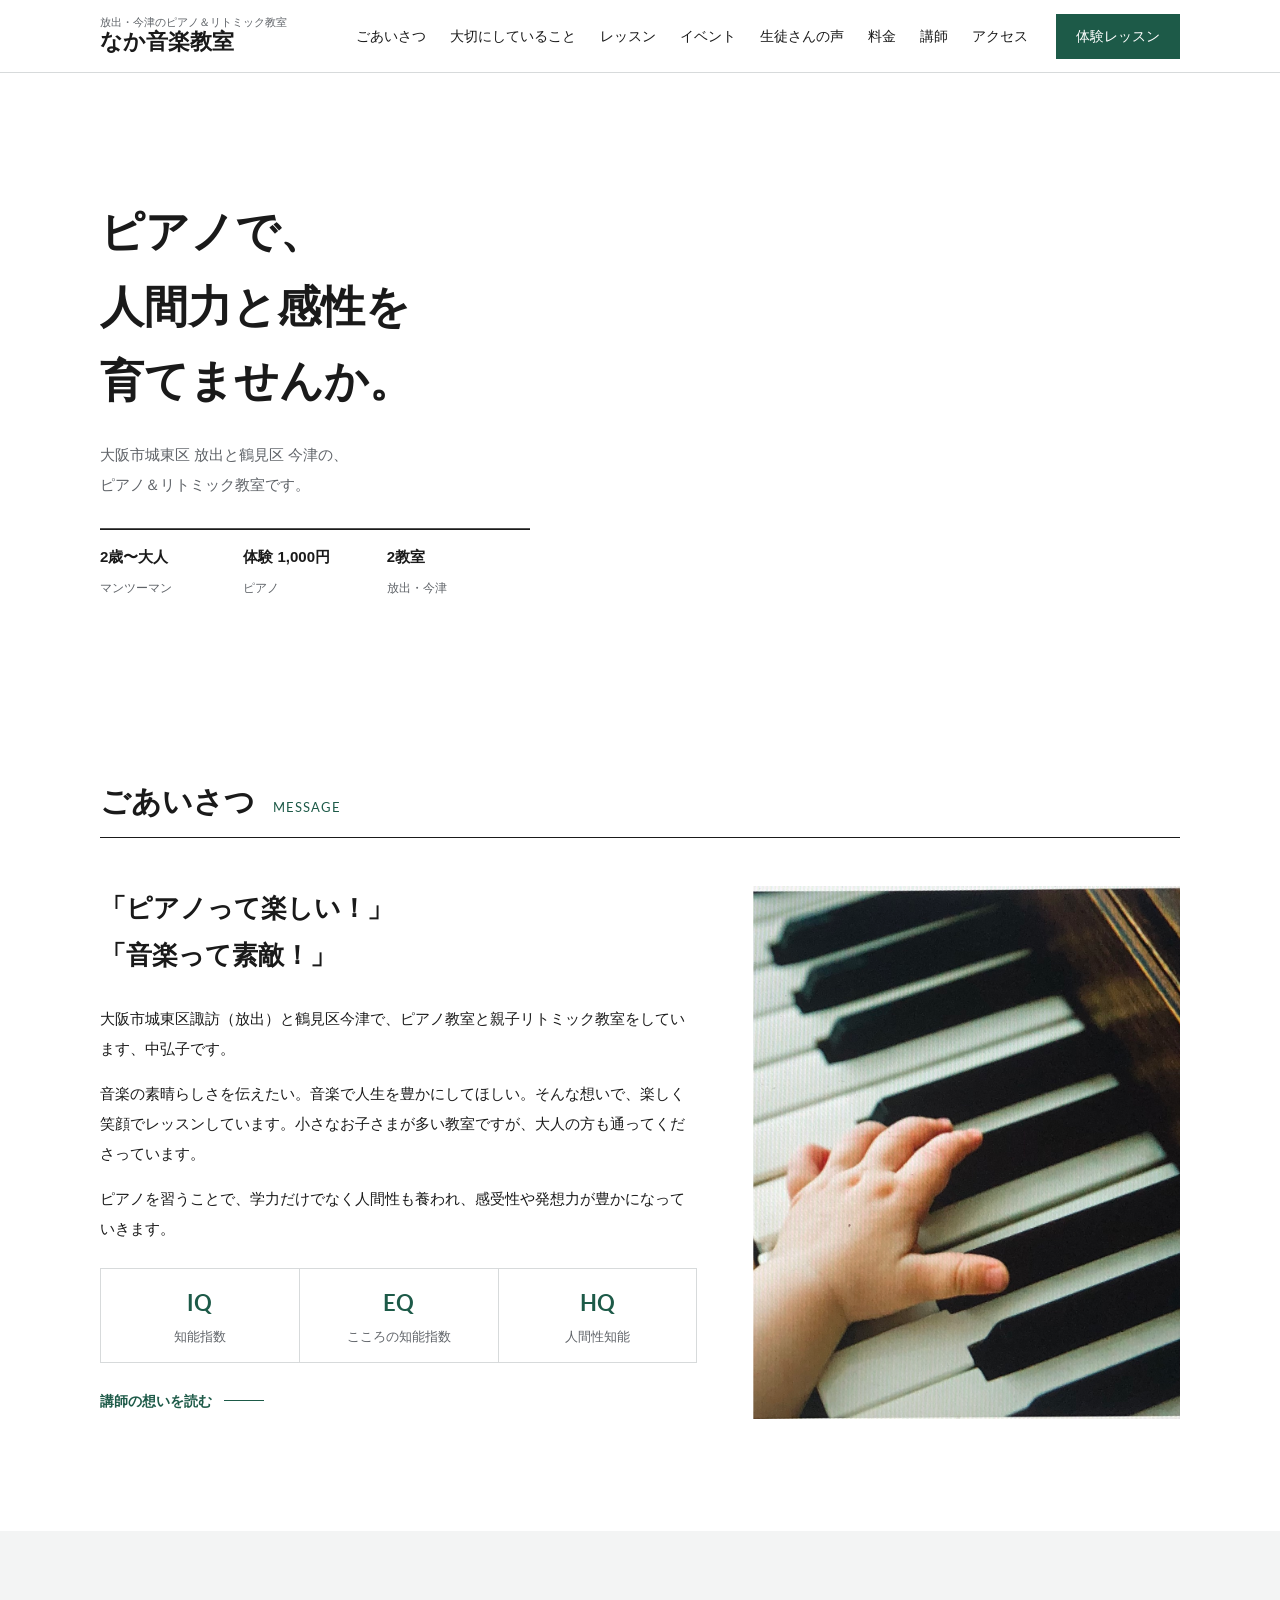
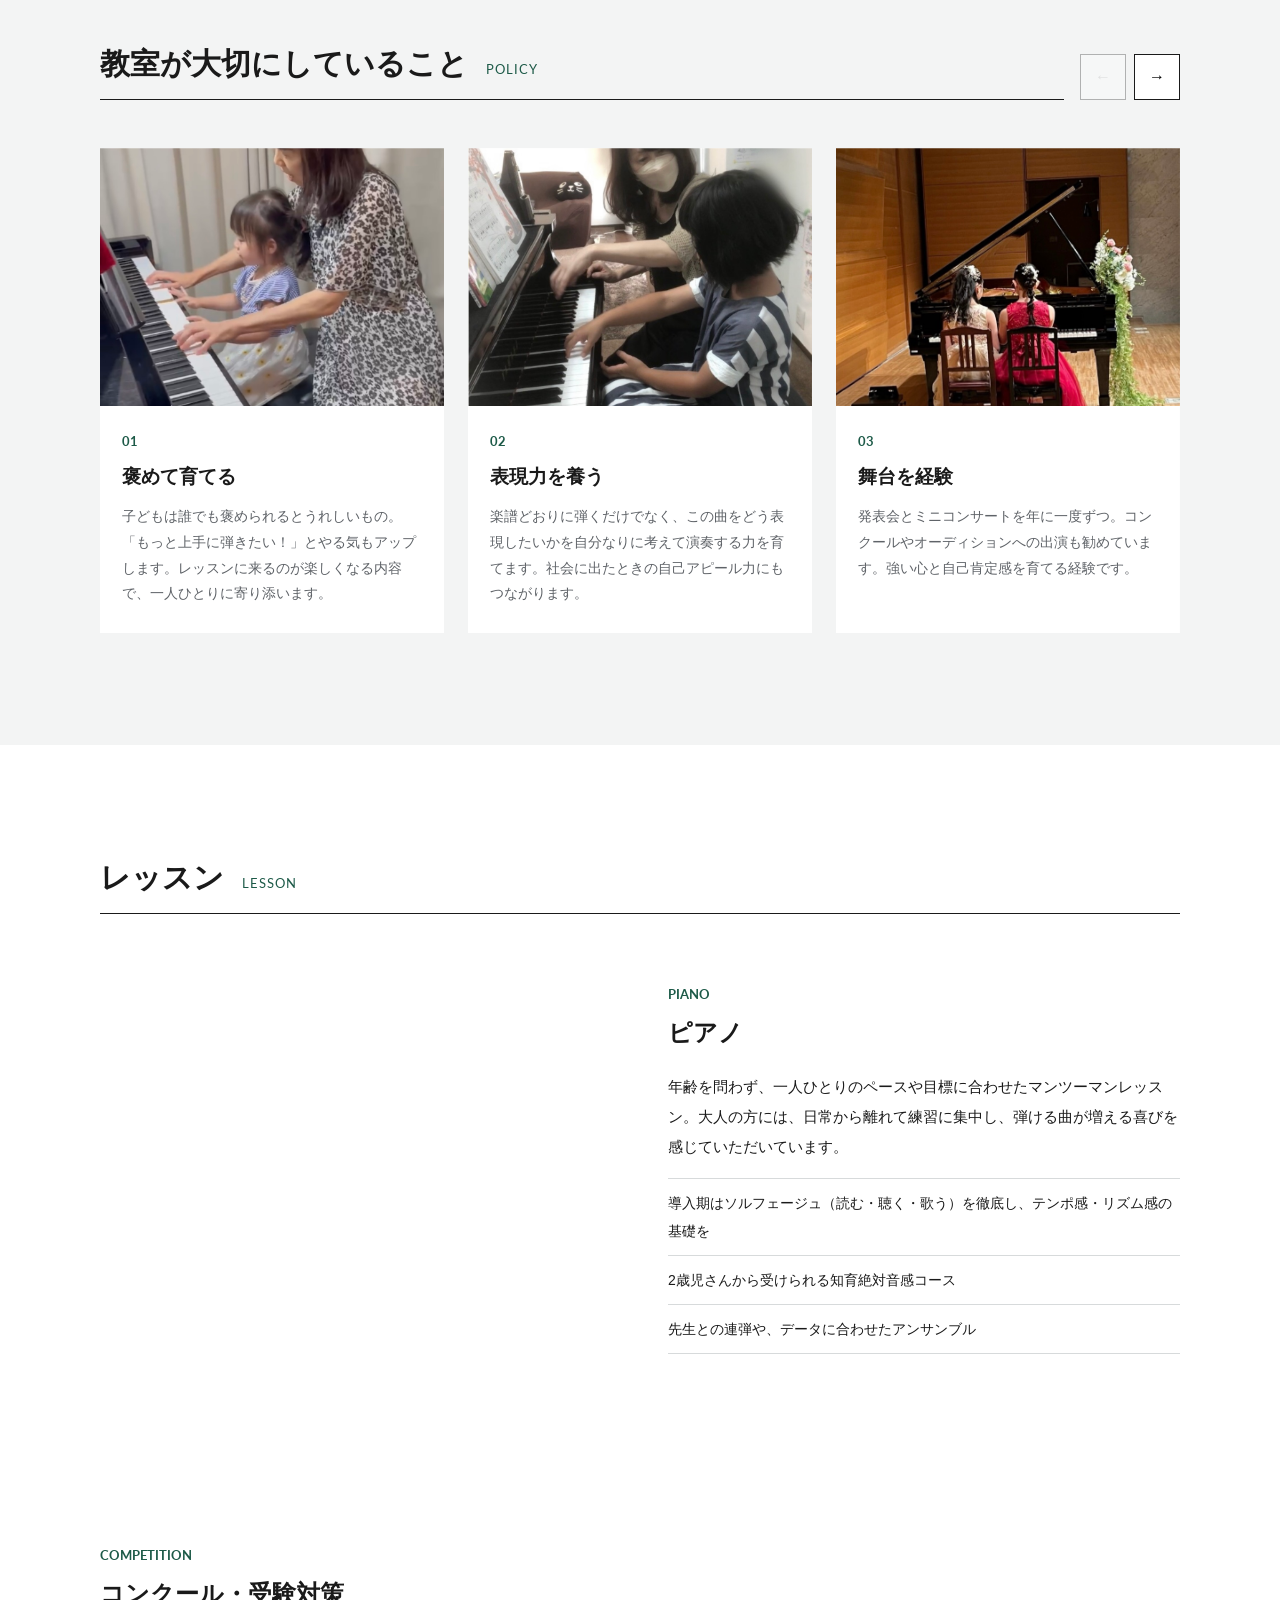
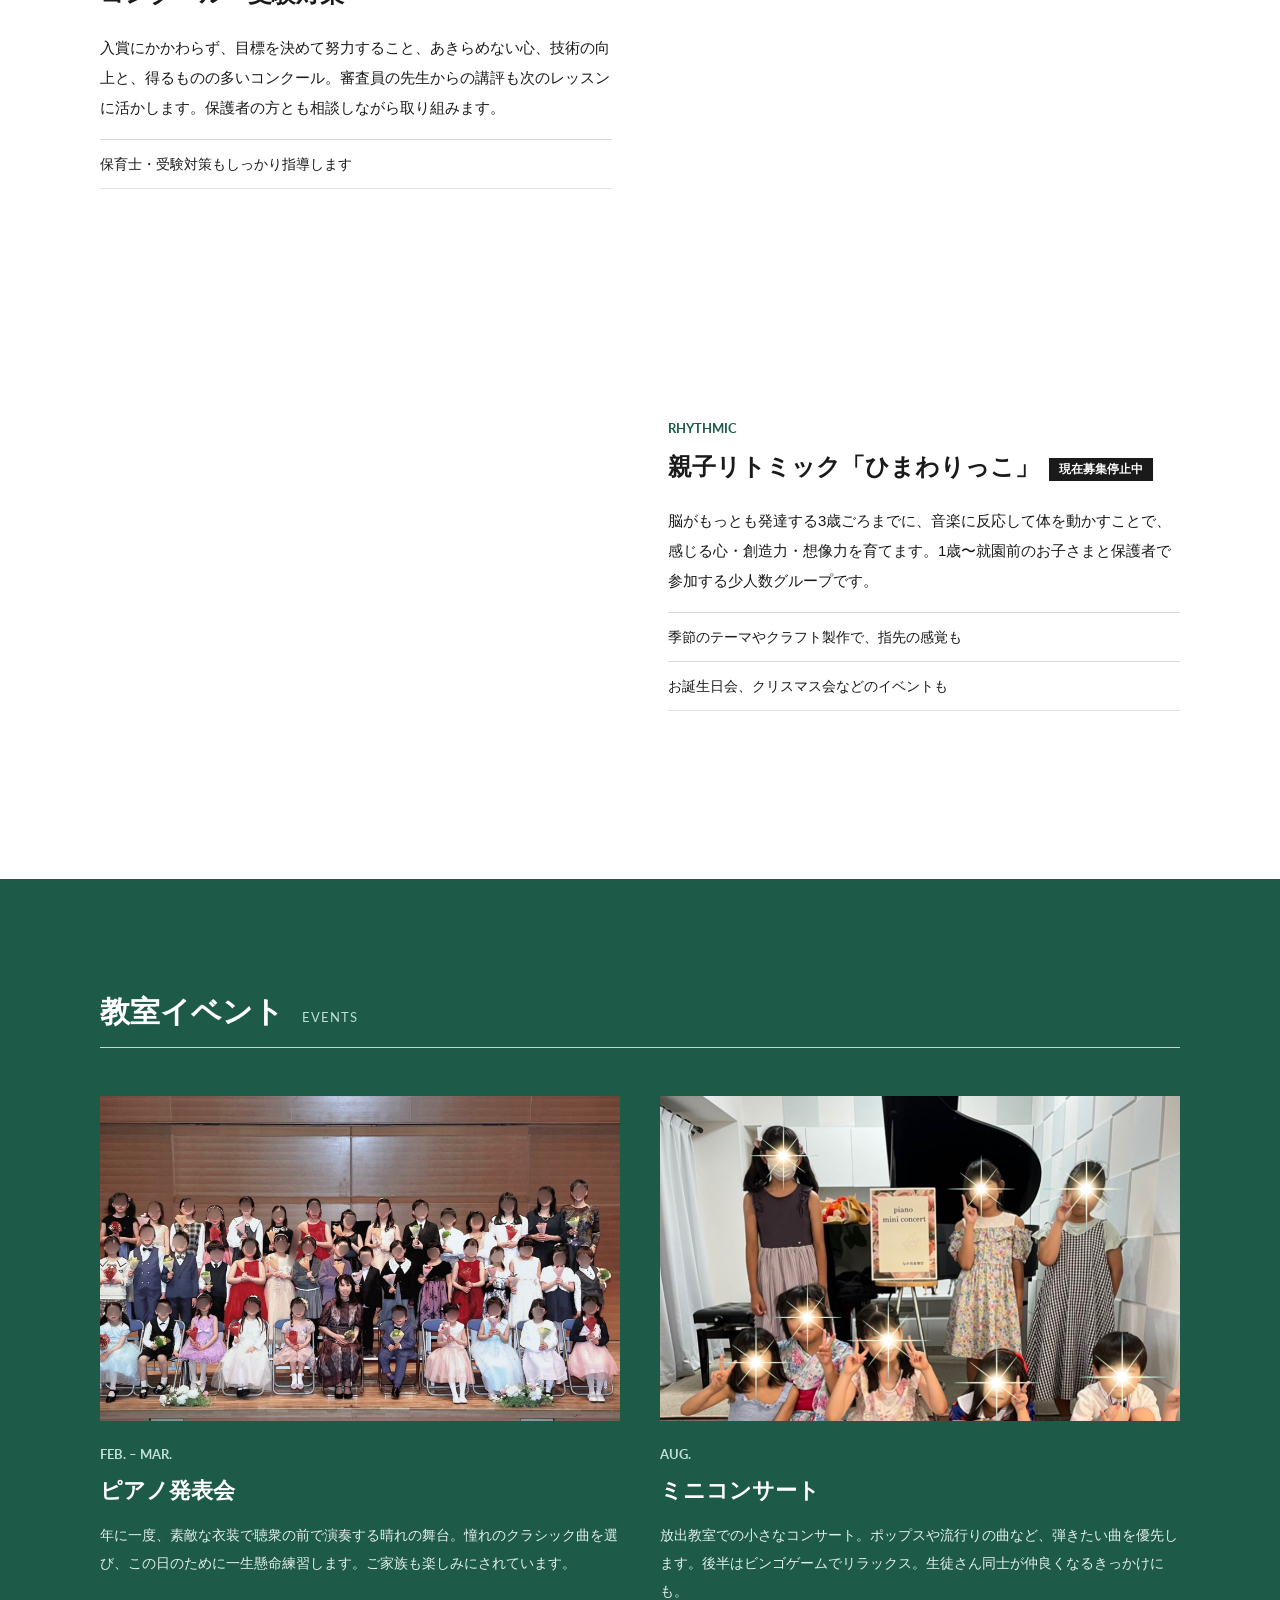
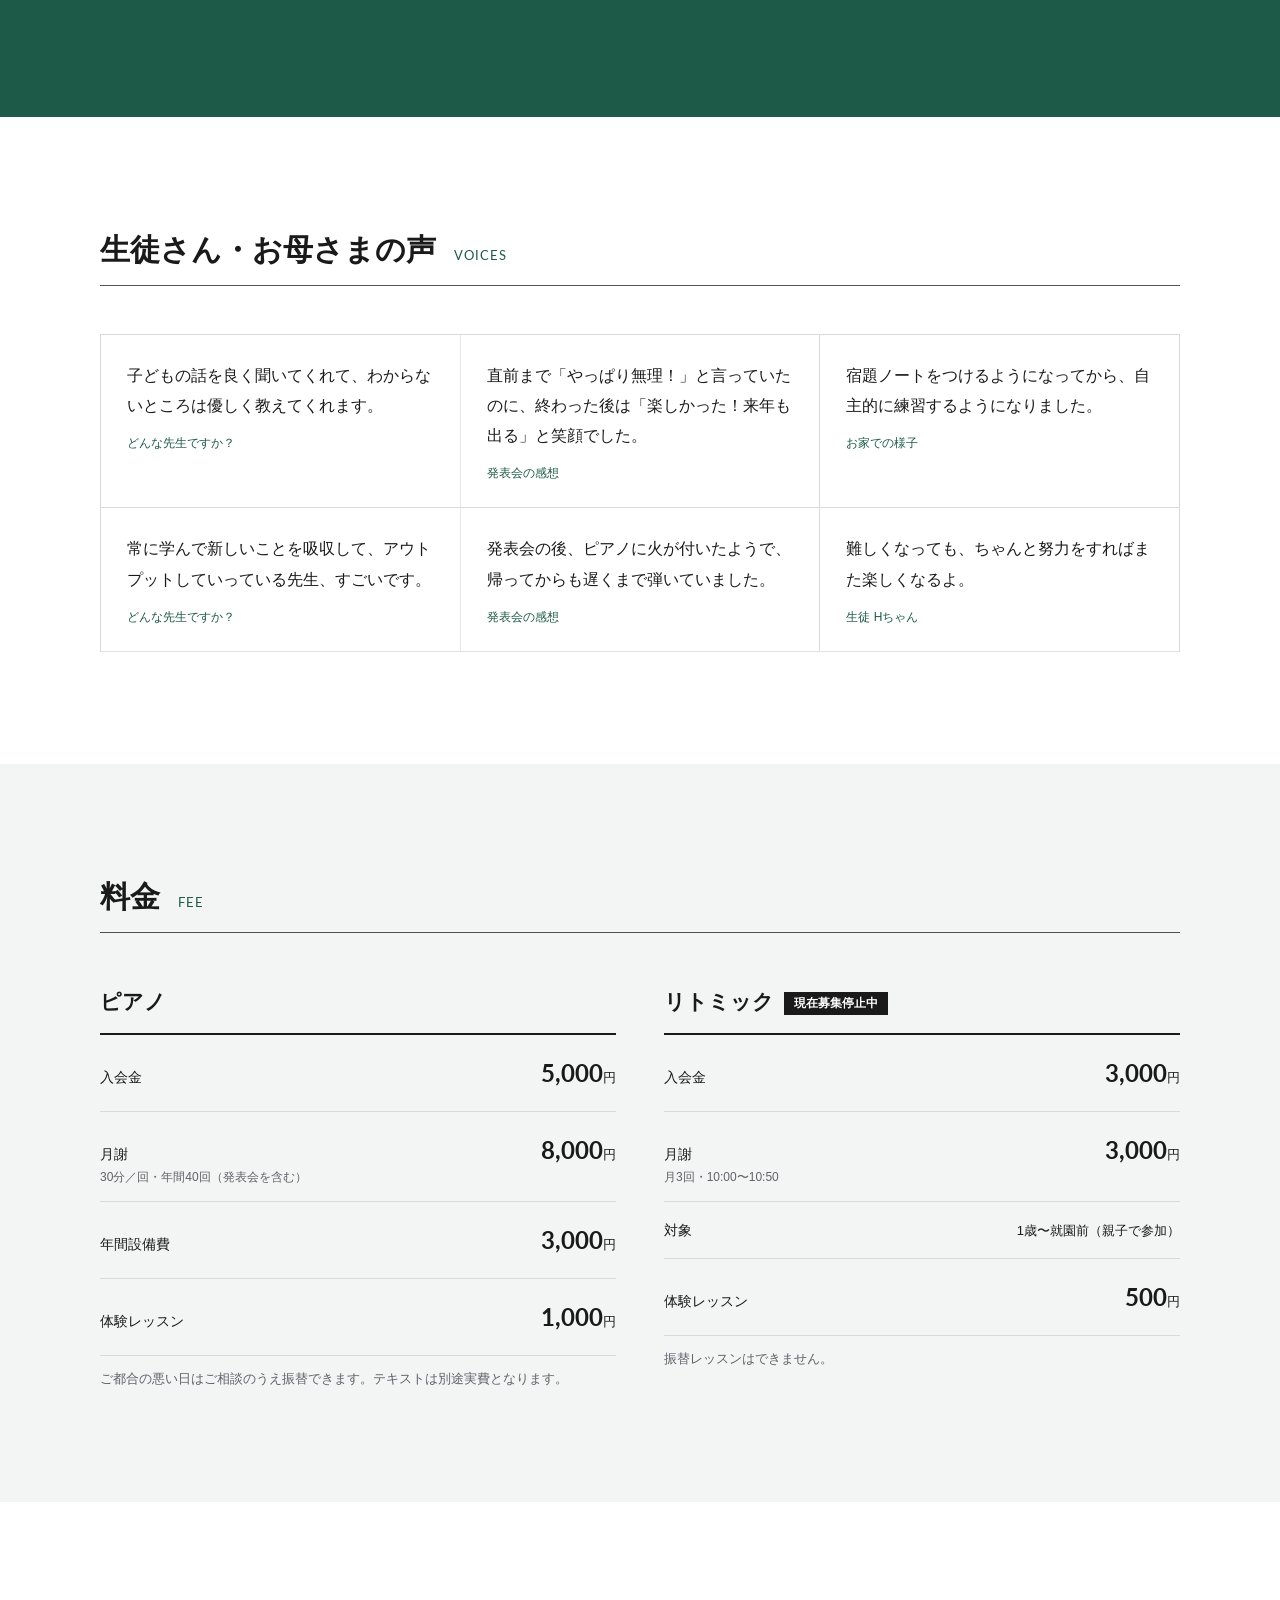
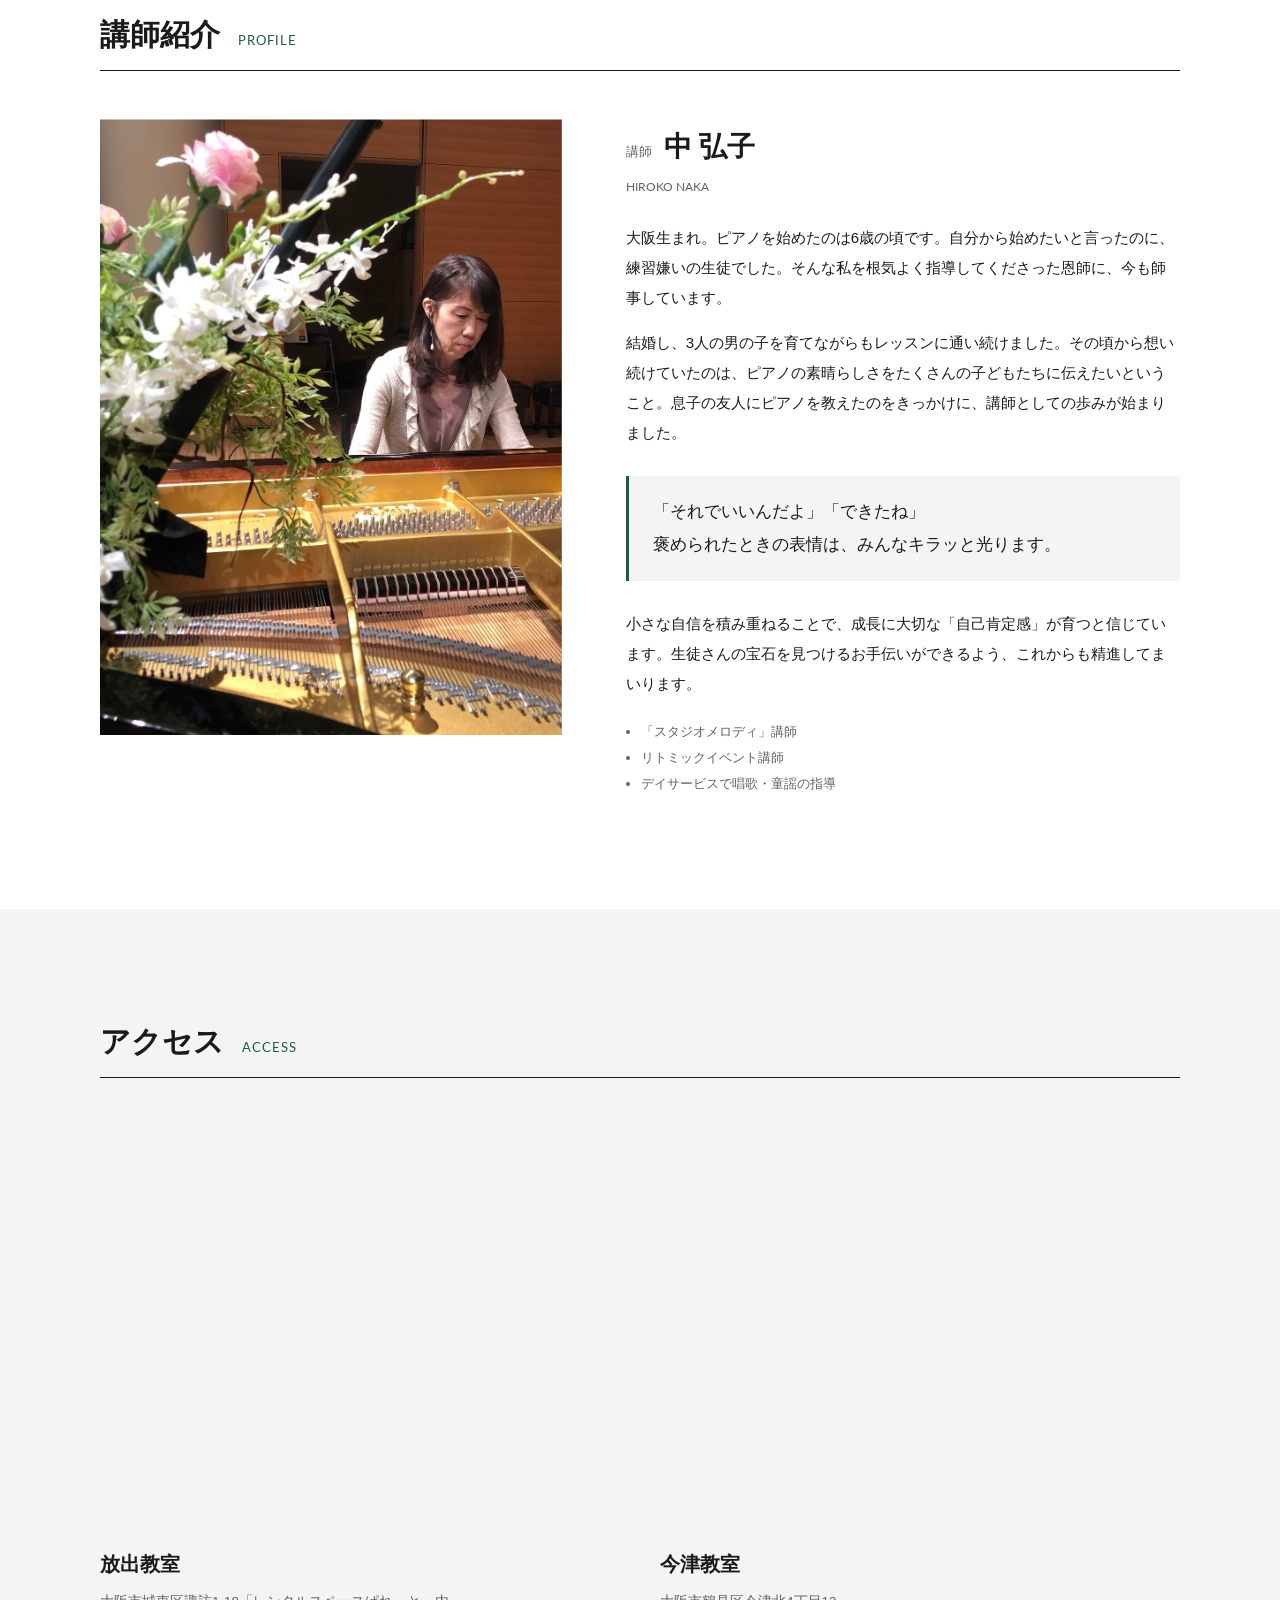
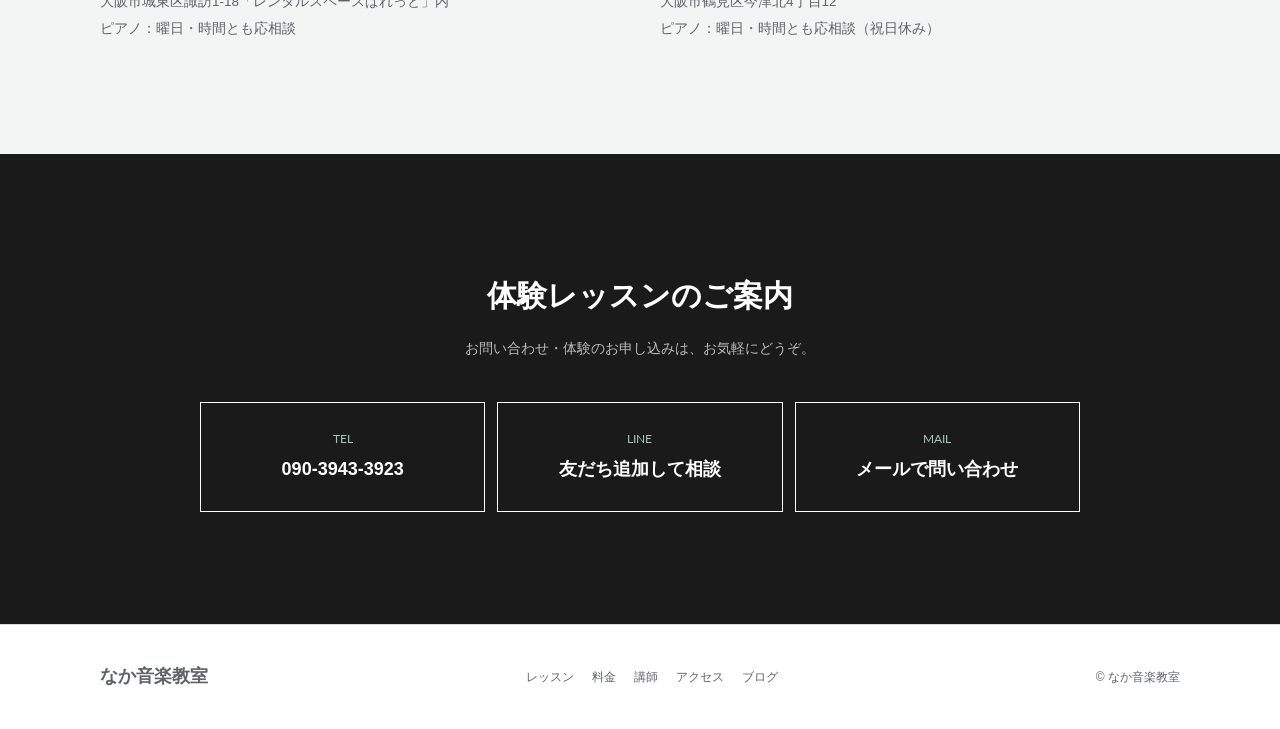
<file: b/index.html>
<!doctype html>
<html lang="ja">
<head>
<meta charset="utf-8">
<meta name="robots" content="noindex">
<meta name="viewport" content="width=device-width, initial-scale=1">
<title>なか音楽教室｜大阪市城東区放出・鶴見区今津のピアノ教室</title>
<meta name="description" content="大阪市城東区諏訪（放出）・鶴見区今津のピアノ＆リトミック教室「なか音楽教室」。褒めて育てるをモットーに、幼児から大人まで一人ひとりに寄り添ったレッスンをしています。">
<link rel="preconnect" href="https://fonts.googleapis.com">
<link rel="preconnect" href="https://fonts.gstatic.com" crossorigin>
<link href="https://fonts.googleapis.com/css2?family=Lato:wght@300;400;700&display=swap" rel="stylesheet">
<style>
:root{
  --green:#1d5a48; --green-d:#123d31; --black:#1a1a1a; --sub:#5f6368; --gray:#f3f4f4; --line:#d7dadb;
  --mincho:"Hiragino Mincho ProN","Yu Mincho","YuMincho","HG明朝E",serif;
  --gothic:"Hiragino Kaku Gothic ProN","Hiragino Sans","Yu Gothic Medium","YuGothic","Meiryo",sans-serif;
  --latin:"Lato",sans-serif;
}
*{box-sizing:border-box}
html{scroll-behavior:smooth;scroll-padding-top:80px}
body{margin:0;background:#fff;color:var(--black);font-family:var(--gothic);font-size:15px;line-height:2}
img{display:block;max-width:100%}
a{color:inherit}
.wrap{width:min(1080px,100% - 32px);margin-inline:auto}

/* header */
.hd{position:sticky;top:0;z-index:50;background:#fff;border-bottom:1px solid var(--line)}
.hd-in{display:flex;align-items:center;height:72px;gap:28px}
.logo{text-decoration:none;font-family:var(--mincho);font-size:22px;font-weight:600;line-height:1.2}
.logo small{display:block;font-family:var(--gothic);font-size:11px;color:var(--sub);font-weight:normal}
.gnav{margin-left:auto;display:flex;gap:24px;font-size:13.5px}
.gnav a{text-decoration:none;transition:color .2s}
.gnav a:hover{color:var(--green)}
.hd-btn{background:var(--green);color:#fff;padding:9px 20px;font-size:13.5px;text-decoration:none;transition:background .2s}
.hd-btn:hover{background:var(--green-d)}
.menu-btn{display:none;margin-left:auto;width:46px;height:46px;border:1px solid var(--black);background:#fff;cursor:pointer}
.menu-btn i{display:block;width:20px;height:1px;background:var(--black);margin:5px auto}
@media (max-width:980px){
  .gnav,.hd-btn{display:none}.menu-btn{display:block}
  .hd.open .gnav{display:flex;flex-direction:column;gap:0;position:absolute;top:72px;left:0;right:0;background:#fff;padding:0 16px 16px;border-bottom:1px solid var(--line);font-size:15px}
  .hd.open .gnav a{padding:14px 0;border-bottom:1px solid var(--line)}
}

/* hero */
.hero{padding:56px 0 0}
.hero-grid{display:grid;grid-template-columns:5fr 7fr;gap:48px;align-items:center}
.hero h1{font-family:var(--mincho);font-weight:600;font-size:clamp(28px,3.8vw,44px);line-height:1.7;margin:0 0 20px}
.hero .lead{color:var(--sub);margin:0 0 28px}
.hero .facts{display:grid;grid-template-columns:repeat(3,1fr);border-top:2px solid var(--black)}
.hero .facts div{padding:12px 8px 0 0}
.hero .facts b{display:block;font-size:15px}
.hero .facts small{color:var(--sub);font-size:12px}
.hero-pic{position:relative;height:min(64vh,540px)}
.hero-pic img{position:absolute;inset:0;width:100%;height:100%;object-fit:cover;opacity:0;transition:opacity 1.2s ease}
.hero-pic img.on{opacity:1}
@media (max-width:820px){.hero{padding-top:0}.hero-grid{grid-template-columns:1fr;gap:28px}.hero-pic{order:-1;height:auto;aspect-ratio:4/3;margin:0 -16px}}

/* headings */
section{padding:112px 0}
.gray{background:var(--gray)}
.hd2{display:flex;align-items:baseline;gap:18px;margin:0 0 48px;padding-bottom:14px;border-bottom:1px solid var(--black)}
.hd2 h2{font-family:var(--mincho);font-weight:600;font-size:clamp(22px,2.6vw,30px);margin:0;line-height:1.4}
.hd2 span{font-family:var(--latin);font-size:13px;color:var(--green);letter-spacing:.08em}
@media (max-width:820px){section{padding:80px 0}}

/* message */
.msg{display:grid;grid-template-columns:7fr 5fr;gap:56px;align-items:start}
.msg .q{font-family:var(--mincho);font-weight:600;font-size:clamp(20px,2.4vw,26px);line-height:1.8;margin:0 0 24px}
.msg figure{margin:0}
.msg figure img{width:100%;aspect-ratio:4/5;object-fit:cover;object-position:60% center}
.iq{display:flex;gap:0;margin:24px 0 0;padding:0;list-style:none;border:1px solid var(--line)}
.iq li{flex:1;text-align:center;padding:12px 6px;border-right:1px solid var(--line);font-size:12.5px;color:var(--sub)}
.iq li:last-child{border-right:0}
.iq b{display:block;font-family:var(--latin);font-size:22px;color:var(--green);font-weight:700}
.more{display:inline-flex;align-items:center;gap:12px;margin-top:24px;text-decoration:none;font-size:14px;color:var(--green);font-weight:bold}
.more::after{content:"";width:40px;height:1px;background:currentColor;transition:width .25s}
.more:hover::after{width:60px}
@media (max-width:820px){.msg{grid-template-columns:1fr}.msg figure{max-width:420px}}

/* policy slider */
.pol-top{display:flex;justify-content:space-between;align-items:end;gap:16px}
.pol-top .hd2{flex:1}
.arrows{display:flex;gap:8px;margin-bottom:48px}
.arrows button{width:46px;height:46px;border:1px solid var(--black);background:#fff;cursor:pointer;font-size:16px;transition:background .2s,color .2s}
.arrows button:hover:not(:disabled){background:var(--black);color:#fff}
.arrows button:disabled{opacity:.3;cursor:default}
.track{display:flex;gap:24px;overflow-x:auto;scroll-snap-type:x mandatory;scrollbar-width:none}
.track::-webkit-scrollbar{display:none}
.card{flex:0 0 calc((100% - 48px)/3);scroll-snap-align:start;background:#fff}
.card figure{margin:0;aspect-ratio:4/3;overflow:hidden}
.card img{width:100%;height:100%;object-fit:cover}
.card .b{padding:20px 22px 26px}
.card .no{font-family:var(--latin);font-size:13px;color:var(--green);font-weight:700}
.card h3{font-family:var(--mincho);font-weight:600;font-size:19px;margin:2px 0 8px}
.card p{margin:0;font-size:13.5px;line-height:1.9;color:var(--sub)}
@media (max-width:900px){.card{flex-basis:calc((100% - 24px)/2)}}
@media (max-width:560px){.card{flex-basis:85%}}

/* lesson */
.row{display:grid;grid-template-columns:1fr 1fr;gap:56px;align-items:center;margin-bottom:88px}
.row:last-child{margin-bottom:0}
.row.rev .pic{order:2}
.row .pic{aspect-ratio:5/4;overflow:hidden}
.row .pic img{width:100%;height:100%;object-fit:cover}
.row .en{font-family:var(--latin);font-size:13px;color:var(--green);font-weight:700}
.row h3{font-family:var(--mincho);font-weight:600;font-size:24px;margin:0 0 10px}
.row ul{padding:0;margin:16px 0 0;list-style:none;border-top:1px solid var(--line)}
.row li{padding:10px 0;border-bottom:1px solid var(--line);font-size:14px}
.badge{display:inline-block;background:var(--black);color:#fff;font-size:11.5px;padding:0 10px;margin-left:10px;vertical-align:middle}
.trio{display:grid;grid-template-columns:repeat(3,1fr);height:100%}
.trio img{height:100%;object-fit:cover}
@media (max-width:820px){.row{grid-template-columns:1fr;gap:24px;margin-bottom:64px}.row.rev .pic{order:0}}

/* events */
.events{background:var(--green);color:#fff}
.events .hd2{border-color:#fff}.events .hd2 span{color:#bfe0d4}
.ev-grid{display:grid;grid-template-columns:1fr 1fr;gap:40px}
.ev figure{margin:0 0 18px;aspect-ratio:16/10;overflow:hidden}
.ev figure img{width:100%;height:100%;object-fit:cover;object-position:center 30%}
.ev .when{font-family:var(--latin);font-size:13px;color:#bfe0d4;font-weight:700}
.ev h3{font-family:var(--mincho);font-weight:600;font-size:22px;margin:0 0 8px}
.ev p{font-size:14px;margin:0;color:#e3efe9}
@media (max-width:820px){.ev-grid{grid-template-columns:1fr}}

/* voices */
.vgrid{display:grid;grid-template-columns:repeat(3,1fr);gap:0;border-top:1px solid var(--line);border-left:1px solid var(--line)}
.vgrid div{padding:26px 26px 22px;border-right:1px solid var(--line);border-bottom:1px solid var(--line)}
.vgrid p{margin:0;font-family:var(--mincho);font-size:15.5px;line-height:1.95}
.vgrid small{display:block;margin-top:10px;font-size:12px;color:var(--green)}
@media (max-width:900px){.vgrid{grid-template-columns:1fr}}

/* fee */
.fee-grid{display:grid;grid-template-columns:1fr 1fr;gap:48px}
.fee h3{font-family:var(--mincho);font-weight:600;font-size:21px;margin:0 0 10px}
.fee dl{margin:0;border-top:2px solid var(--black)}
.fee .r{display:flex;justify-content:space-between;align-items:baseline;gap:16px;padding:14px 0;border-bottom:1px solid var(--line)}
.fee dt{font-size:14px}
.fee dt small{display:block;color:var(--sub);font-size:12px;line-height:1.6}
.fee dd{margin:0;text-align:right;font-size:13px}
.fee dd b{font-family:var(--latin);font-size:24px;font-weight:700}
.fee .note{font-size:12.5px;color:var(--sub);margin:12px 0 0;line-height:1.8}
@media (max-width:820px){.fee-grid{grid-template-columns:1fr}}

/* profile */
.pf{display:grid;grid-template-columns:5fr 6fr;gap:64px;align-items:start}
.pf .pic img{width:100%;aspect-ratio:3/4;object-fit:cover;object-position:28% center}
.pf .name{font-family:var(--mincho);font-weight:600;font-size:28px;margin:0}
.pf .name small{font-family:var(--gothic);font-weight:normal;font-size:13px;color:var(--sub);margin-right:12px}
.pf .roman{font-family:var(--latin);font-size:12px;color:var(--sub);margin:0 0 24px}
.pf blockquote{margin:28px 0;padding:20px 24px;background:var(--gray);border-left:3px solid var(--green);font-family:var(--mincho);font-size:17px;line-height:1.9}
.pf .career{font-size:13px;color:var(--sub);padding-left:1.2em;margin:20px 0 0}
@media (max-width:820px){.pf{grid-template-columns:1fr;gap:32px}.pf .pic{max-width:380px}}

/* access */
.acc{display:grid;grid-template-columns:1fr 1fr;gap:40px}
.acc .map{aspect-ratio:4/3}
.acc iframe{width:100%;height:100%;border:0}
.acc h3{font-family:var(--mincho);font-weight:600;font-size:20px;margin:18px 0 4px}
.acc p{margin:0;font-size:13.5px;color:var(--sub)}
@media (max-width:820px){.acc{grid-template-columns:1fr}}

/* contact */
.contact{background:var(--black);color:#fff;text-align:center}
.contact h2{font-family:var(--mincho);font-weight:600;font-size:clamp(22px,3vw,30px);margin:0 0 8px}
.contact p{margin:0 0 40px;color:#bbb;font-size:14px}
.cways{display:grid;grid-template-columns:repeat(3,1fr);gap:12px;max-width:880px;margin:0 auto}
.cways a{border:1px solid #fff;padding:24px 12px;text-decoration:none;transition:background .2s,color .2s}
.cways a:hover{background:#fff;color:var(--black)}
.cways small{display:block;font-family:var(--latin);font-size:12px;color:#9ec9b9}
.cways a:hover small{color:var(--green)}
.cways b{font-size:18px}
@media (max-width:700px){.cways{grid-template-columns:1fr}}

footer{padding:40px 0;font-size:12px;color:var(--sub);border-top:1px solid var(--line)}
.ft{display:flex;justify-content:space-between;gap:20px;flex-wrap:wrap;align-items:center}
.ft nav{display:flex;gap:18px;flex-wrap:wrap}
.ft nav a{text-decoration:none}

/* PowerPoint style entrance: fade / wipe / fly-in */
[data-anim]{opacity:0;transition:opacity .7s ease-out,transform .7s ease-out}
[data-anim="up"]{transform:translateY(36px)}
[data-anim="left"]{transform:translateX(-60px)}
[data-anim="right"]{transform:translateX(60px)}
[data-anim="wipe"]{opacity:1;clip-path:inset(0 100% 0 0);transition:clip-path .8s ease-out}
[data-anim].show{opacity:1;transform:none;clip-path:inset(0 0 0 0)}
</style>
</head>
<body>

<header class="hd" id="hd">
  <div class="wrap hd-in">
    <a class="logo" href="#top"><small>放出・今津のピアノ＆リトミック教室</small>なか音楽教室</a>
    <nav class="gnav" id="gnav">
      <a href="#message">ごあいさつ</a><a href="#policy">大切にしていること</a><a href="#lesson">レッスン</a><a href="#events">イベント</a><a href="#voices">生徒さんの声</a><a href="#fee">料金</a><a href="#profile">講師</a><a href="#access">アクセス</a>
    </nav>
    <a class="hd-btn" href="#contact">体験レッスン</a>
    <button class="menu-btn" id="menuBtn" aria-label="メニュー"><i></i><i></i><i></i></button>
  </div>
</header>

<main id="top">
  <div class="hero">
    <div class="wrap hero-grid">
      <div>
        <h1 data-anim="up">ピアノで、<br>人間力と感性を<br>育てませんか。</h1>
        <p class="lead" data-anim="up" data-delay="200">大阪市城東区 放出と鶴見区 今津の、<br>ピアノ＆リトミック教室です。</p>
        <div class="facts" data-anim="up" data-delay="400">
          <div><b>2歳〜大人</b><small>マンツーマン</small></div>
          <div><b>体験 1,000円</b><small>ピアノ</small></div>
          <div><b>2教室</b><small>放出・今津</small></div>
        </div>
      </div>
      <div class="hero-pic" id="heroPic" data-anim="wipe">
        <img class="on" src="../assets/img/teacher_play.jpg" alt="グランドピアノを弾く講師">
        <img src="../assets/img/lesson.jpg" alt="レッスンの様子">
        <img src="../assets/img/recital_group.jpg" alt="発表会の集合写真">
      </div>
    </div>
  </div>

  <section id="message">
    <div class="wrap">
      <div class="hd2" data-anim="up"><h2>ごあいさつ</h2><span>MESSAGE</span></div>
      <div class="msg">
        <div data-anim="left">
          <p class="q">「ピアノって楽しい！」<br>「音楽って素敵！」</p>
          <p>大阪市城東区諏訪（放出）と鶴見区今津で、ピアノ教室と親子リトミック教室をしています、中弘子です。</p>
          <p>音楽の素晴らしさを伝えたい。音楽で人生を豊かにしてほしい。そんな想いで、楽しく笑顔でレッスンしています。小さなお子さまが多い教室ですが、大人の方も通ってくださっています。</p>
          <p>ピアノを習うことで、学力だけでなく人間性も養われ、感受性や発想力が豊かになっていきます。</p>
          <ul class="iq"><li><b>IQ</b>知能指数</li><li><b>EQ</b>こころの知能指数</li><li><b>HQ</b>人間性知能</li></ul>
          <a class="more" href="#profile">講師の想いを読む</a>
        </div>
        <figure data-anim="right"><img src="../assets/img/hand.jpg" alt="鍵盤に手をのせる子ども" loading="lazy"></figure>
      </div>
    </div>
  </section>

  <section class="gray" id="policy">
    <div class="wrap">
      <div class="pol-top">
        <div class="hd2" data-anim="up"><h2>教室が大切にしていること</h2><span>POLICY</span></div>
        <div class="arrows"><button id="prev" aria-label="前へ">←</button><button id="next" aria-label="次へ">→</button></div>
      </div>
      <div class="track" id="track">
        <article class="card" data-anim="up"><figure><img src="../assets/img/lesson.jpg" alt="講師と一緒にピアノを弾く女の子" loading="lazy"></figure><div class="b"><span class="no">01</span><h3>褒めて育てる</h3><p>子どもは誰でも褒められるとうれしいもの。「もっと上手に弾きたい！」とやる気もアップします。レッスンに来るのが楽しくなる内容で、一人ひとりに寄り添います。</p></div></article>
        <article class="card" data-anim="up" data-delay="150"><figure><img src="../assets/img/duet.jpg" alt="連弾する講師と生徒" loading="lazy"></figure><div class="b"><span class="no">02</span><h3>表現力を養う</h3><p>楽譜どおりに弾くだけでなく、この曲をどう表現したいかを自分なりに考えて演奏する力を育てます。社会に出たときの自己アピール力にもつながります。</p></div></article>
        <article class="card" data-anim="up" data-delay="300"><figure><img src="../assets/img/recital_stage.jpg" alt="発表会のステージ" loading="lazy"></figure><div class="b"><span class="no">03</span><h3>舞台を経験</h3><p>発表会とミニコンサートを年に一度ずつ。コンクールやオーディションへの出演も勧めています。強い心と自己肯定感を育てる経験です。</p></div></article>
        <article class="card"><figure><img src="../assets/img/bouquet.jpg" alt="ピアノの上の花束" loading="lazy"></figure><div class="b"><span class="no">04</span><h3>継続は力なり</h3><p>音楽が癒しとなり、一生の友となるように。長く続けられるようサポートします。講師自身もセミナーや研修に参加し、日々研鑽を積んでいます。</p></div></article>
        <article class="card"><figure><img src="../assets/img/goods.jpg" alt="レッスングッズ" loading="lazy"></figure><div class="b"><span class="no">05</span><h3>オンラインでも</h3><p>台風や豪雨、体調がすぐれない日も、Zoom・FaceTime・LINEビデオでレッスンを受けていただけます。</p></div></article>
      </div>
    </div>
  </section>

  <section id="lesson">
    <div class="wrap">
      <div class="hd2" data-anim="up"><h2>レッスン</h2><span>LESSON</span></div>
      <div class="row">
        <div class="pic" data-anim="wipe"><img src="../assets/img/lesson.jpg" alt="ピアノレッスン" loading="lazy"></div>
        <div data-anim="right">
          <span class="en">PIANO</span>
          <h3>ピアノ</h3>
          <p>年齢を問わず、一人ひとりのペースや目標に合わせたマンツーマンレッスン。大人の方には、日常から離れて練習に集中し、弾ける曲が増える喜びを感じていただいています。</p>
          <ul><li>導入期はソルフェージュ（読む・聴く・歌う）を徹底し、テンポ感・リズム感の基礎を</li><li>2歳児さんから受けられる知育絶対音感コース</li><li>先生との連弾や、データに合わせたアンサンブル</li></ul>
        </div>
      </div>
      <div class="row rev">
        <div class="pic" data-anim="wipe"><img src="../assets/img/concours1.jpg" alt="コンクールに出場した生徒さん" loading="lazy" style="object-position:center 30%"></div>
        <div data-anim="left">
          <span class="en">COMPETITION</span>
          <h3>コンクール・受験対策</h3>
          <p>入賞にかかわらず、目標を決めて努力すること、あきらめない心、技術の向上と、得るものの多いコンクール。審査員の先生からの講評も次のレッスンに活かします。保護者の方とも相談しながら取り組みます。</p>
          <ul><li>保育士・受験対策もしっかり指導します</li></ul>
        </div>
      </div>
      <div class="row">
        <div class="pic" data-anim="wipe"><div class="trio"><img src="../assets/img/rhythmic1.jpg" alt="" loading="lazy"><img src="../assets/img/rhythmic2.jpg" alt="" loading="lazy"><img src="../assets/img/rhythmic3.jpg" alt="" loading="lazy"></div></div>
        <div data-anim="right">
          <span class="en">RHYTHMIC</span>
          <h3>親子リトミック「ひまわりっこ」<span class="badge">現在募集停止中</span></h3>
          <p>脳がもっとも発達する3歳ごろまでに、音楽に反応して体を動かすことで、感じる心・創造力・想像力を育てます。1歳〜就園前のお子さまと保護者で参加する少人数グループです。</p>
          <ul><li>季節のテーマやクラフト製作で、指先の感覚も</li><li>お誕生日会、クリスマス会などのイベントも</li></ul>
        </div>
      </div>
    </div>
  </section>

  <section class="events" id="events">
    <div class="wrap">
      <div class="hd2" data-anim="up"><h2>教室イベント</h2><span>EVENTS</span></div>
      <div class="ev-grid">
        <article class="ev" data-anim="up"><figure><img src="../assets/img/recital_group.jpg" alt="ピアノ発表会の集合写真" loading="lazy"></figure><span class="when">FEB. – MAR.</span><h3>ピアノ発表会</h3><p>年に一度、素敵な衣装で聴衆の前で演奏する晴れの舞台。憧れのクラシック曲を選び、この日のために一生懸命練習します。ご家族も楽しみにされています。</p></article>
        <article class="ev" data-anim="up" data-delay="200"><figure><img src="../assets/img/minicon.jpg" alt="ミニコンサートの生徒さん" loading="lazy"></figure><span class="when">AUG.</span><h3>ミニコンサート</h3><p>放出教室での小さなコンサート。ポップスや流行りの曲など、弾きたい曲を優先します。後半はビンゴゲームでリラックス。生徒さん同士が仲良くなるきっかけにも。</p></article>
      </div>
    </div>
  </section>

  <section id="voices">
    <div class="wrap">
      <div class="hd2" data-anim="up"><h2>生徒さん・お母さまの声</h2><span>VOICES</span></div>
      <div class="vgrid">
        <div data-anim="up"><p>子どもの話を良く聞いてくれて、わからないところは優しく教えてくれます。</p><small>どんな先生ですか？</small></div>
        <div data-anim="up" data-delay="150"><p>直前まで「やっぱり無理！」と言っていたのに、終わった後は「楽しかった！来年も出る」と笑顔でした。</p><small>発表会の感想</small></div>
        <div data-anim="up" data-delay="300"><p>宿題ノートをつけるようになってから、自主的に練習するようになりました。</p><small>お家での様子</small></div>
        <div data-anim="up"><p>常に学んで新しいことを吸収して、アウトプットしていっている先生、すごいです。</p><small>どんな先生ですか？</small></div>
        <div data-anim="up" data-delay="150"><p>発表会の後、ピアノに火が付いたようで、帰ってからも遅くまで弾いていました。</p><small>発表会の感想</small></div>
        <div data-anim="up" data-delay="300"><p>難しくなっても、ちゃんと努力をすればまた楽しくなるよ。</p><small>生徒 Hちゃん</small></div>
      </div>
    </div>
  </section>

  <section class="gray" id="fee">
    <div class="wrap">
      <div class="hd2" data-anim="up"><h2>料金</h2><span>FEE</span></div>
      <div class="fee-grid">
        <div class="fee" data-anim="up"><h3>ピアノ</h3><dl>
          <div class="r"><dt>入会金</dt><dd><b>5,000</b>円</dd></div>
          <div class="r"><dt>月謝<small>30分／回・年間40回（発表会を含む）</small></dt><dd><b>8,000</b>円</dd></div>
          <div class="r"><dt>年間設備費</dt><dd><b>3,000</b>円</dd></div>
          <div class="r"><dt>体験レッスン</dt><dd><b>1,000</b>円</dd></div>
        </dl><p class="note">ご都合の悪い日はご相談のうえ振替できます。テキストは別途実費となります。</p></div>
        <div class="fee" data-anim="up" data-delay="200"><h3>リトミック<span class="badge">現在募集停止中</span></h3><dl>
          <div class="r"><dt>入会金</dt><dd><b>3,000</b>円</dd></div>
          <div class="r"><dt>月謝<small>月3回・10:00〜10:50</small></dt><dd><b>3,000</b>円</dd></div>
          <div class="r"><dt>対象</dt><dd>1歳〜就園前（親子で参加）</dd></div>
          <div class="r"><dt>体験レッスン</dt><dd><b>500</b>円</dd></div>
        </dl><p class="note">振替レッスンはできません。</p></div>
      </div>
    </div>
  </section>

  <section id="profile">
    <div class="wrap">
      <div class="hd2" data-anim="up"><h2>講師紹介</h2><span>PROFILE</span></div>
      <div class="pf">
        <div class="pic" data-anim="left"><img src="../assets/img/teacher_play.jpg" alt="講師 中弘子" loading="lazy"></div>
        <div data-anim="right">
          <p class="name"><small>講師</small>中 弘子</p>
          <p class="roman">HIROKO NAKA</p>
          <p>大阪生まれ。ピアノを始めたのは6歳の頃です。自分から始めたいと言ったのに、練習嫌いの生徒でした。そんな私を根気よく指導してくださった恩師に、今も師事しています。</p>
          <p>結婚し、3人の男の子を育てながらもレッスンに通い続けました。その頃から想い続けていたのは、ピアノの素晴らしさをたくさんの子どもたちに伝えたいということ。息子の友人にピアノを教えたのをきっかけに、講師としての歩みが始まりました。</p>
          <blockquote>「それでいいんだよ」「できたね」<br>褒められたときの表情は、みんなキラッと光ります。</blockquote>
          <p>小さな自信を積み重ねることで、成長に大切な「自己肯定感」が育つと信じています。生徒さんの宝石を見つけるお手伝いができるよう、これからも精進してまいります。</p>
          <ul class="career"><li>「スタジオメロディ」講師</li><li>リトミックイベント講師</li><li>デイサービスで唱歌・童謡の指導</li></ul>
        </div>
      </div>
    </div>
  </section>

  <section class="gray" id="access">
    <div class="wrap">
      <div class="hd2" data-anim="up"><h2>アクセス</h2><span>ACCESS</span></div>
      <div class="acc">
        <article data-anim="up"><div class="map"><iframe loading="lazy" title="放出教室の地図" src="https://maps.google.com/maps?q=%E5%A4%A7%E9%98%AA%E5%B8%82%E5%9F%8E%E6%9D%B1%E5%8C%BA%E8%AB%8F%E8%A8%AA1-18&z=16&output=embed"></iframe></div><h3>放出教室</h3><p>大阪市城東区諏訪1-18「レンタルスペースぱれっと」内<br>ピアノ：曜日・時間とも応相談</p></article>
        <article data-anim="up" data-delay="200"><div class="map"><iframe loading="lazy" title="今津教室の地図" src="https://maps.google.com/maps?q=%E5%A4%A7%E9%98%AA%E5%B8%82%E9%B6%B4%E8%A6%8B%E5%8C%BA%E4%BB%8A%E6%B4%A5%E5%8C%974%E4%B8%81%E7%9B%AE12&z=16&output=embed"></iframe></div><h3>今津教室</h3><p>大阪市鶴見区今津北4丁目12<br>ピアノ：曜日・時間とも応相談（祝日休み）</p></article>
      </div>
    </div>
  </section>

  <section class="contact" id="contact">
    <div class="wrap">
      <h2 data-anim="up">体験レッスンのご案内</h2>
      <p data-anim="up">お問い合わせ・体験のお申し込みは、お気軽にどうぞ。</p>
      <div class="cways" data-anim="up" data-delay="200">
        <a href="tel:09039433923"><small>TEL</small><b>090-3943-3923</b></a>
        <a href="https://lin.ee/nwdocCs" target="_blank" rel="noopener"><small>LINE</small><b>友だち追加して相談</b></a>
        <a href="mailto:hiroheart7210@gmail.com"><small>MAIL</small><b>メールで問い合わせ</b></a>
      </div>
    </div>
  </section>
</main>

<footer>
  <div class="wrap ft">
    <a class="logo" href="#top" style="font-size:18px">なか音楽教室</a>
    <nav><a href="#lesson">レッスン</a><a href="#fee">料金</a><a href="#profile">講師</a><a href="#access">アクセス</a><a href="https://ameblo.jp/n-h-piano/" target="_blank" rel="noopener">ブログ</a></nav>
    <span>© なか音楽教室</span>
  </div>
</footer>

<script>
const reduce=false; // 動きは常に有効（OSのアニメーション設定がオフでも動かす）
// menu
const hd=document.getElementById('hd');
document.getElementById('menuBtn').onclick=()=>hd.classList.toggle('open');
document.querySelectorAll('#gnav a').forEach(a=>a.onclick=()=>hd.classList.remove('open'));
// hero images: fade transition
(()=>{if(reduce)return;const im=[...document.querySelectorAll('#heroPic img')];let i=0;
 setInterval(()=>{im[i].classList.remove('on');i=(i+1)%im.length;im[i].classList.add('on')},5000)})();
// entrance animations
const io=new IntersectionObserver(es=>es.forEach(e=>{if(!e.isIntersecting)return;const el=e.target;setTimeout(()=>el.classList.add('show'),+(el.dataset.delay||0));io.unobserve(el)}),{threshold:.15});
document.querySelectorAll('[data-anim]').forEach(el=>io.observe(el));
// policy slider
(()=>{const t=document.getElementById('track'),p=document.getElementById('prev'),n=document.getElementById('next');
 const step=()=>t.querySelector('.card').offsetWidth+24;
 const st=()=>{p.disabled=t.scrollLeft<4;n.disabled=t.scrollLeft+t.clientWidth>=t.scrollWidth-4};
 p.onclick=()=>t.scrollBy({left:-step(),behavior:'smooth'});n.onclick=()=>t.scrollBy({left:step(),behavior:'smooth'});
 t.addEventListener('scroll',st,{passive:true});st();})();
</script>
</body>
</html>
</file>
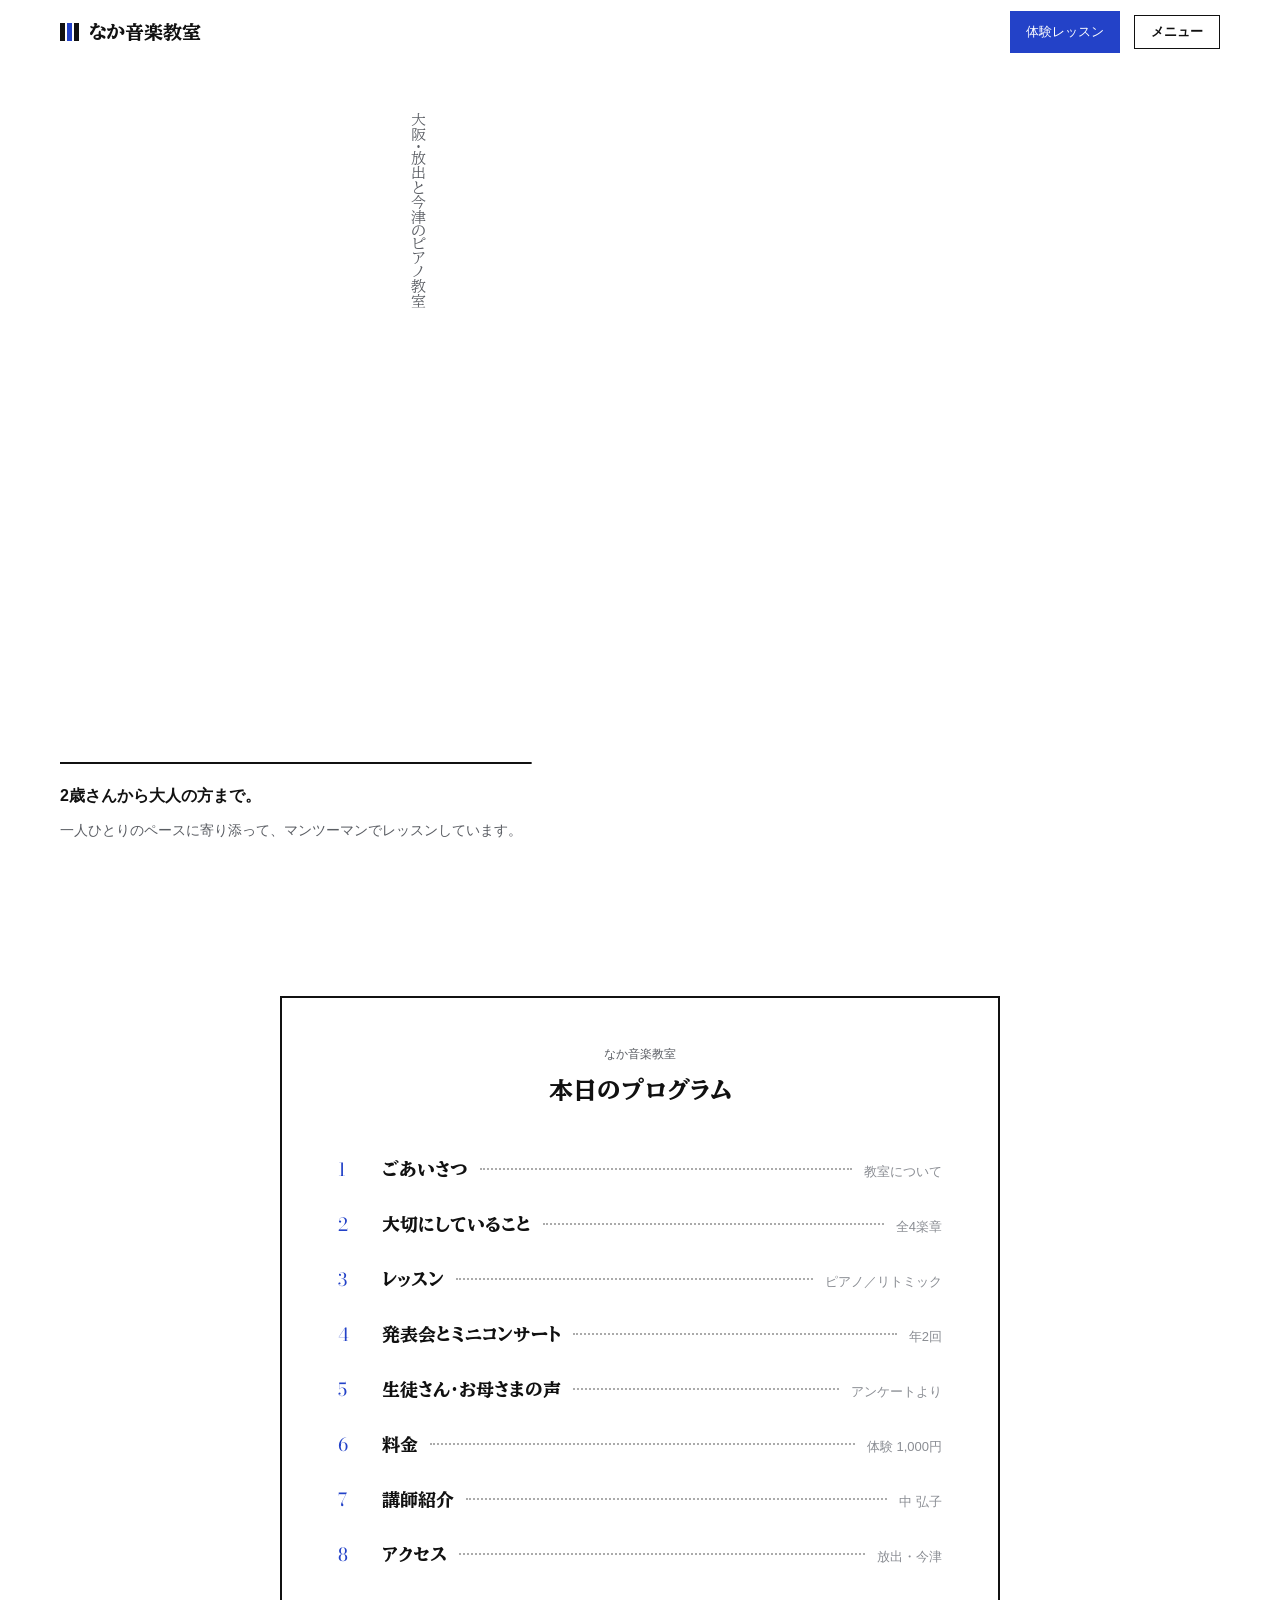
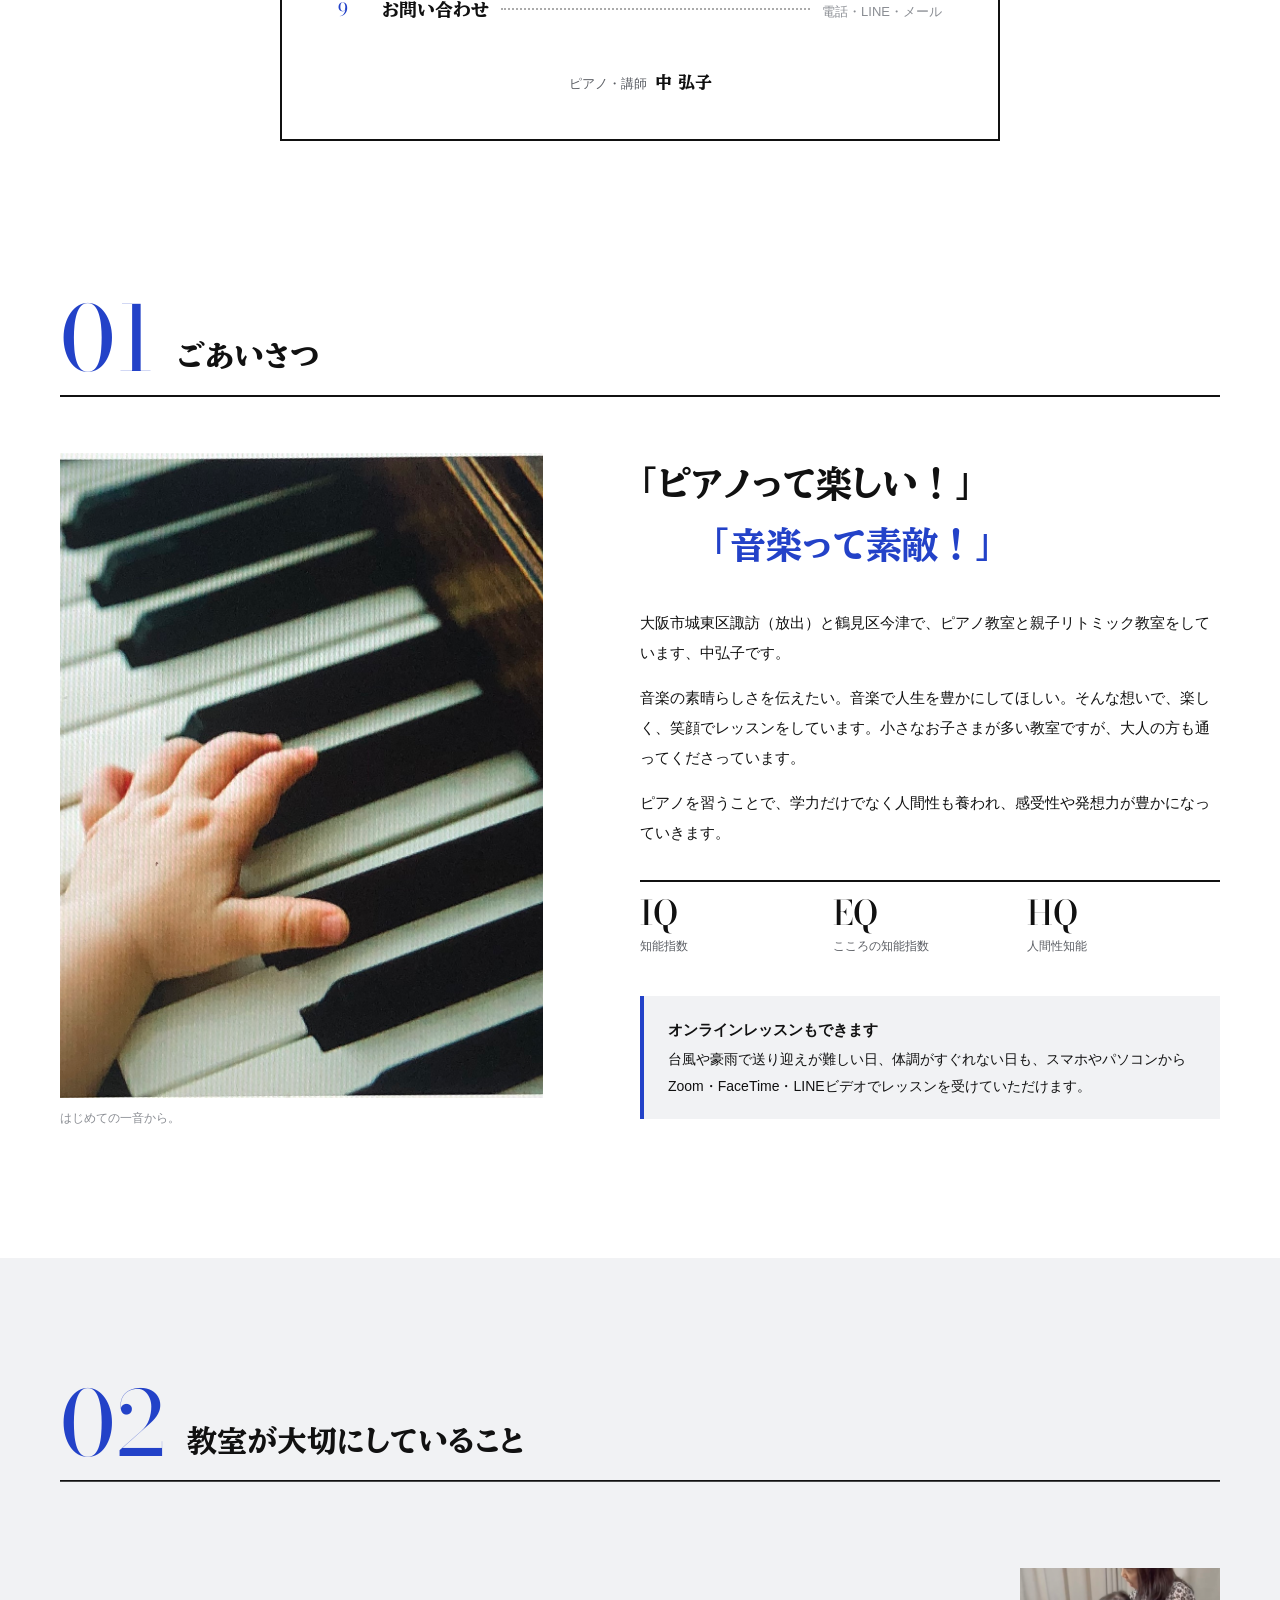
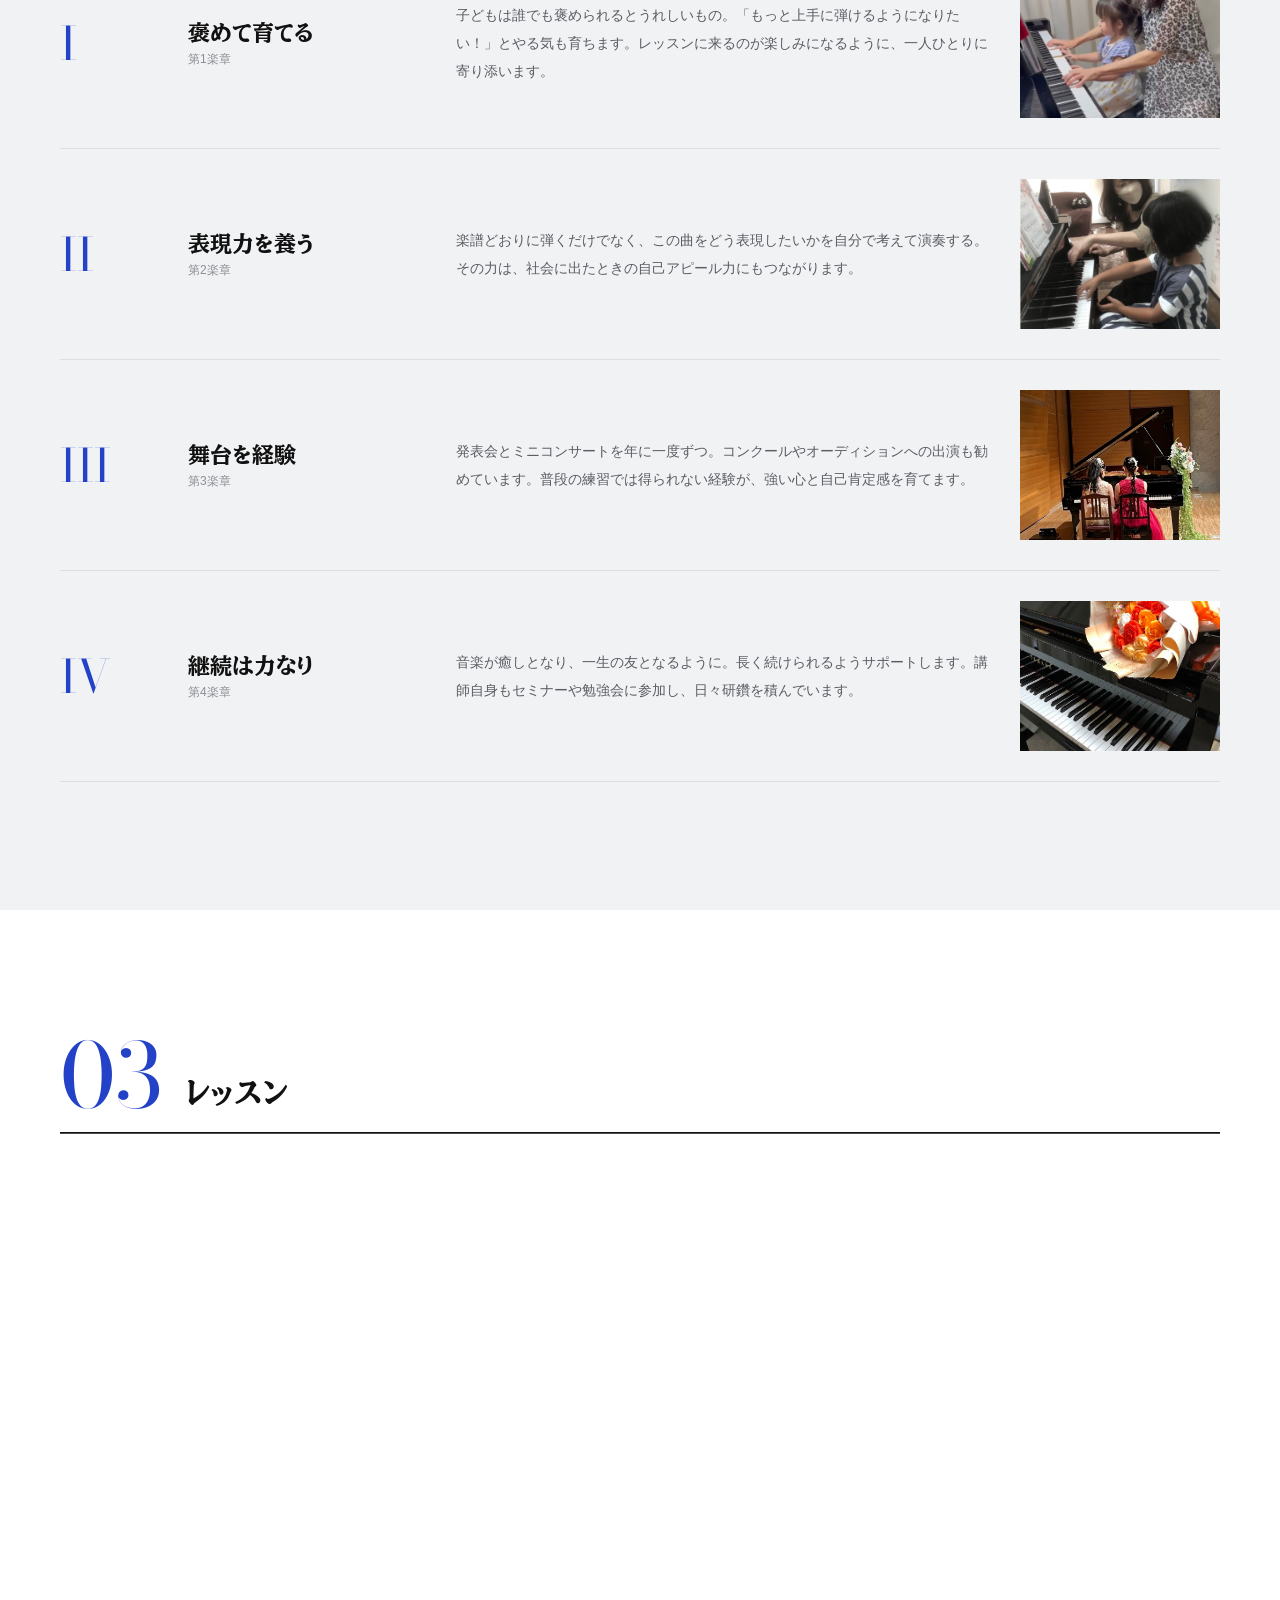
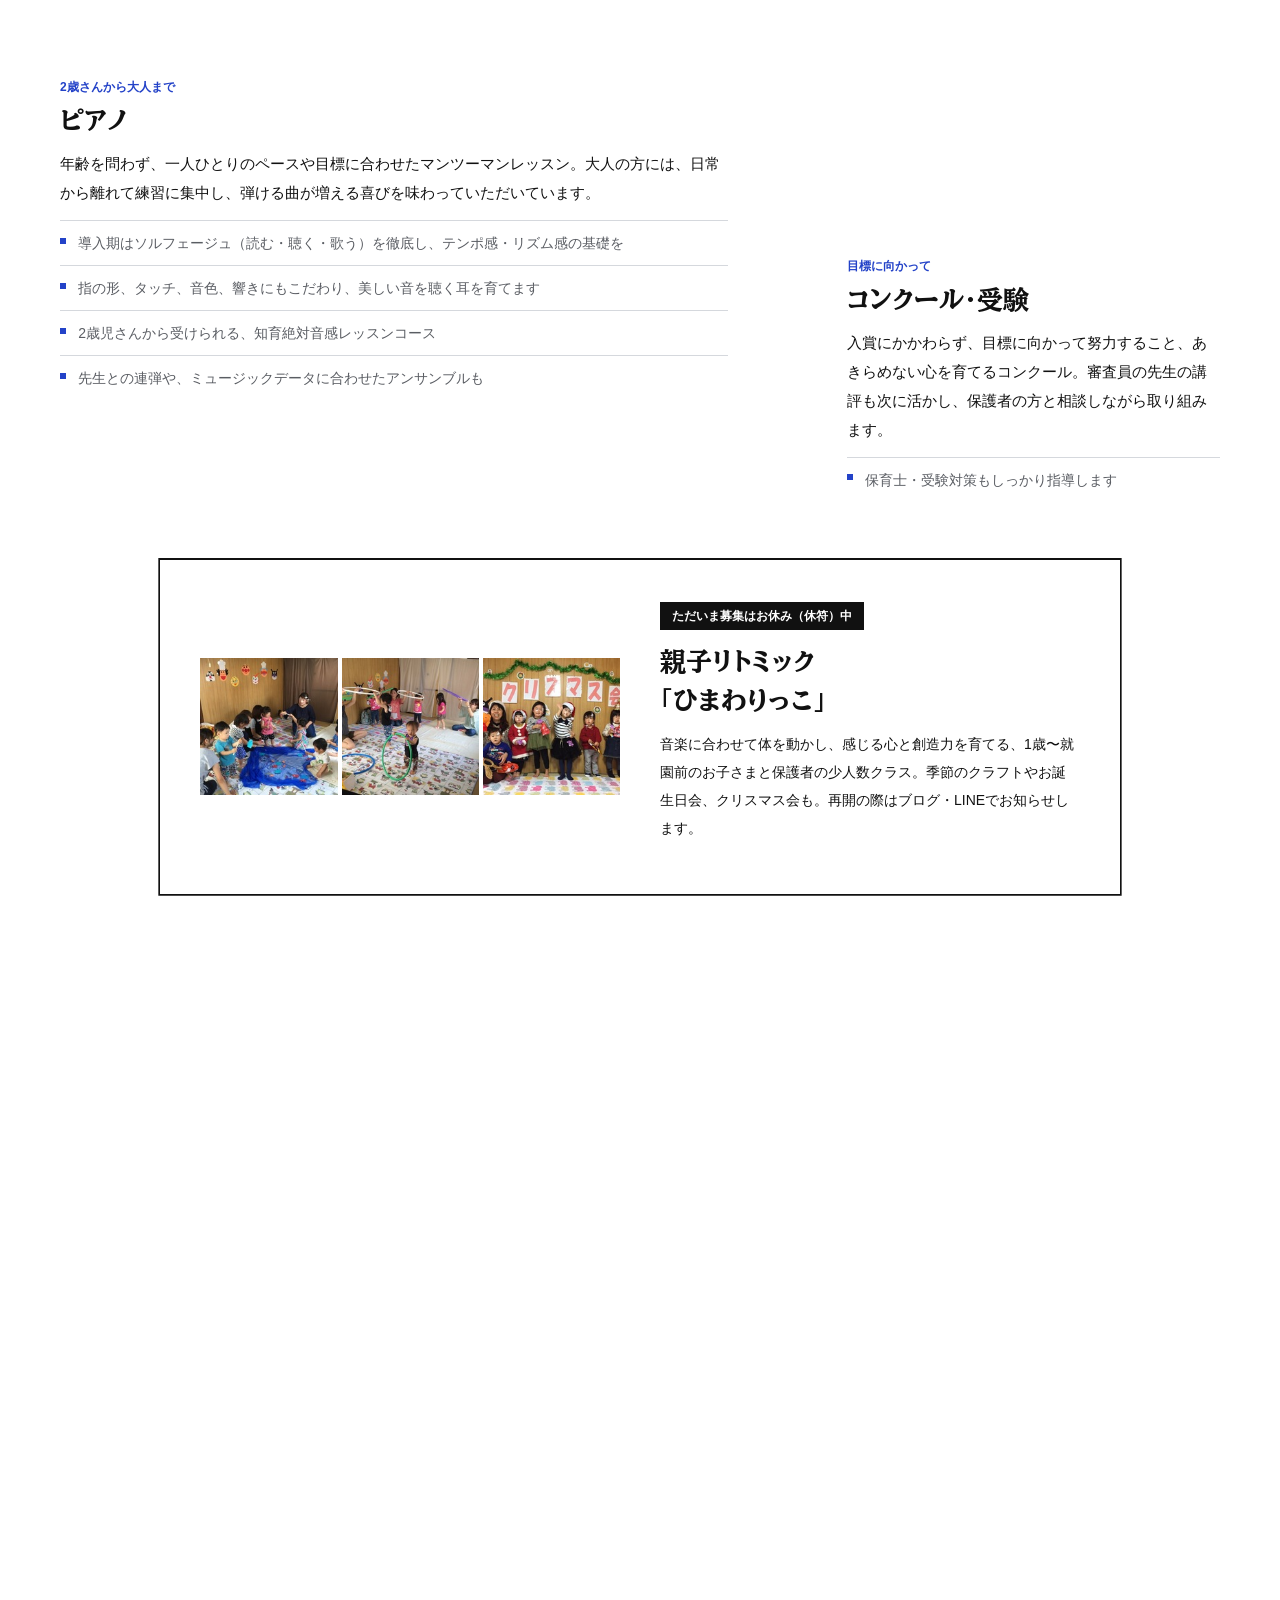
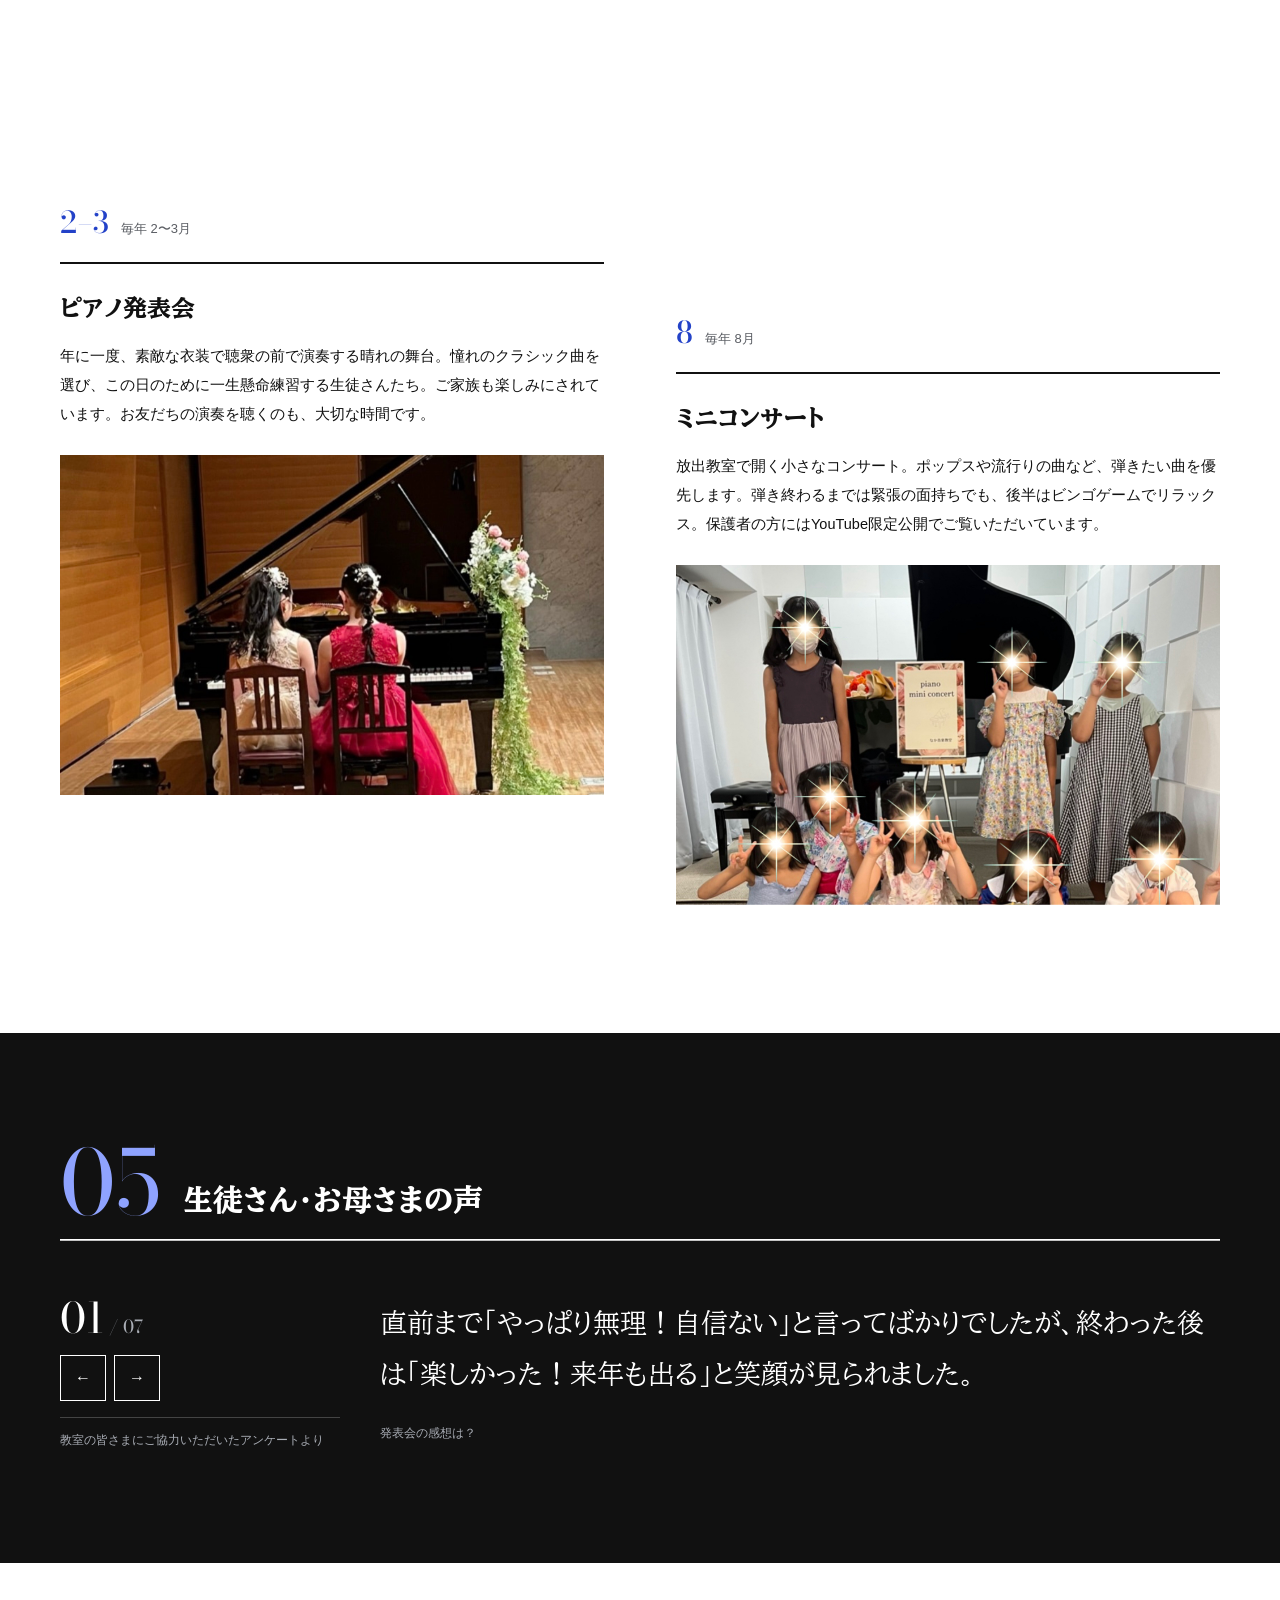
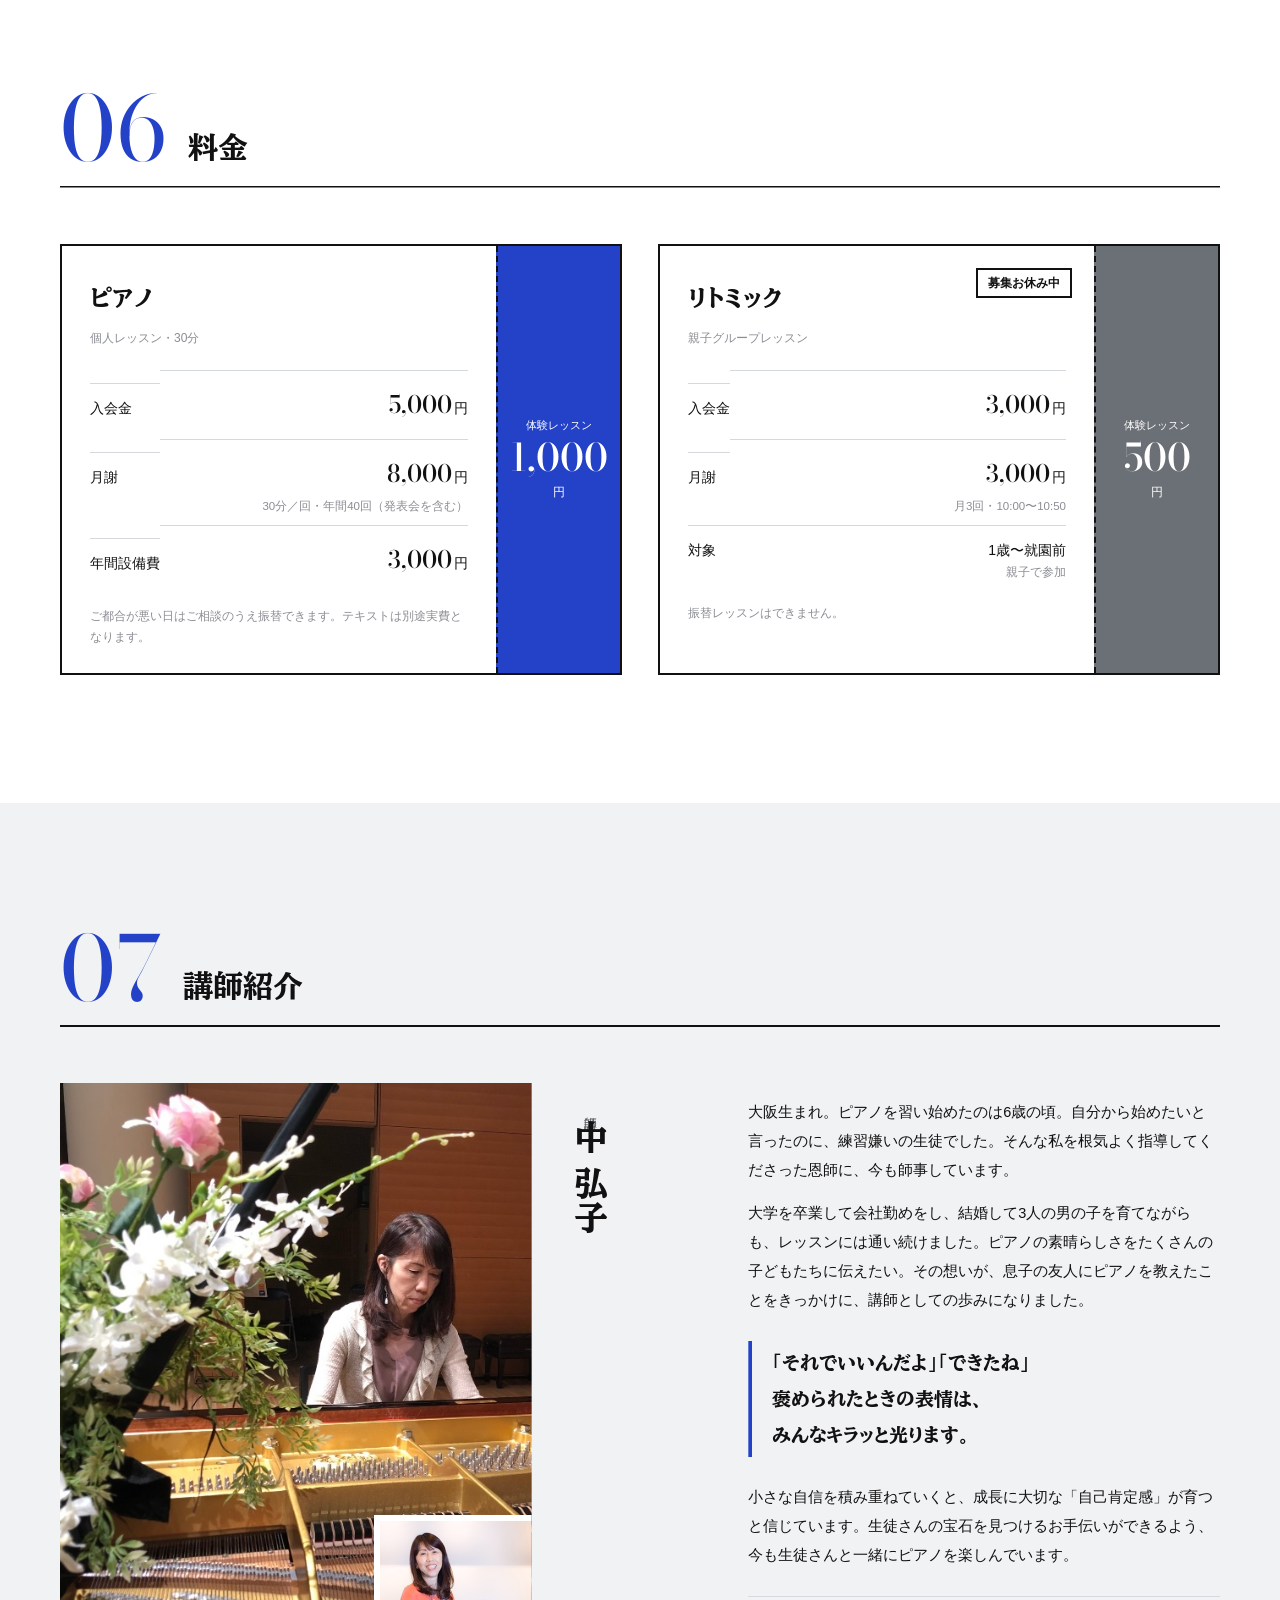
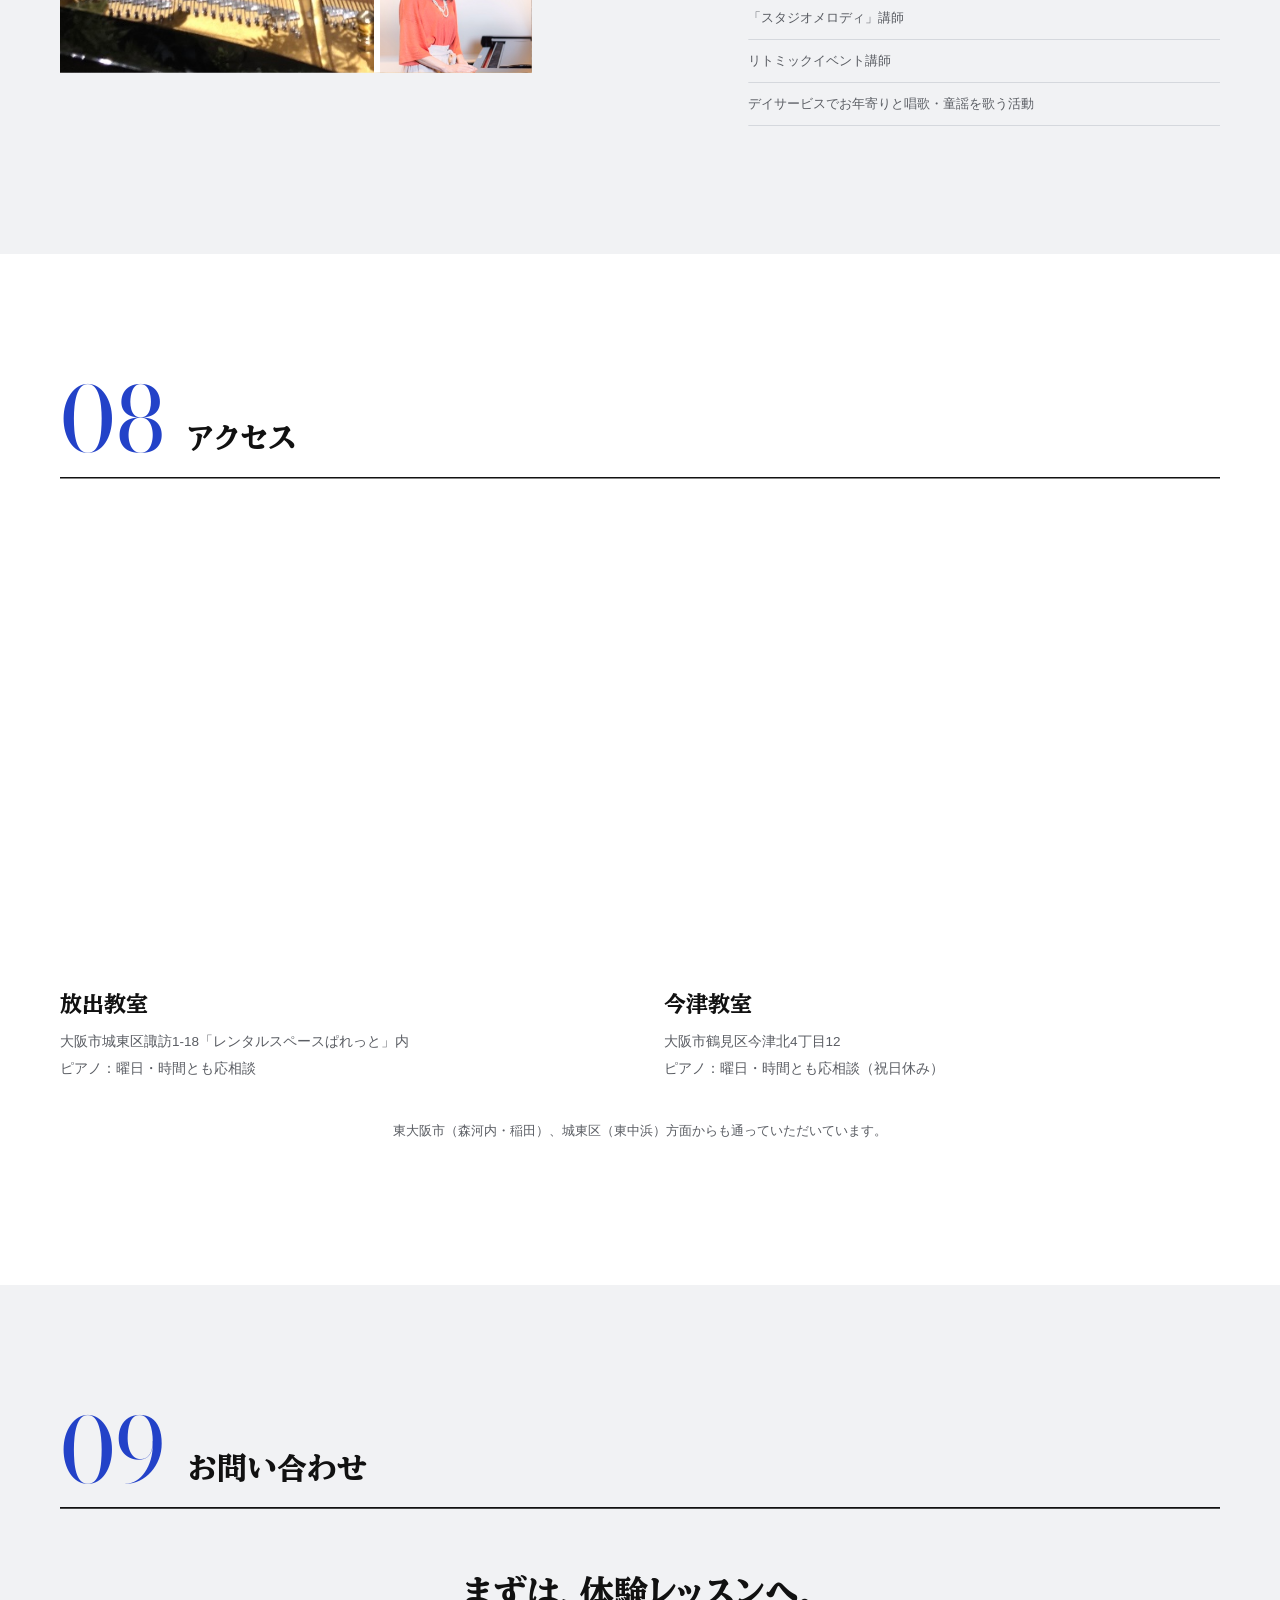
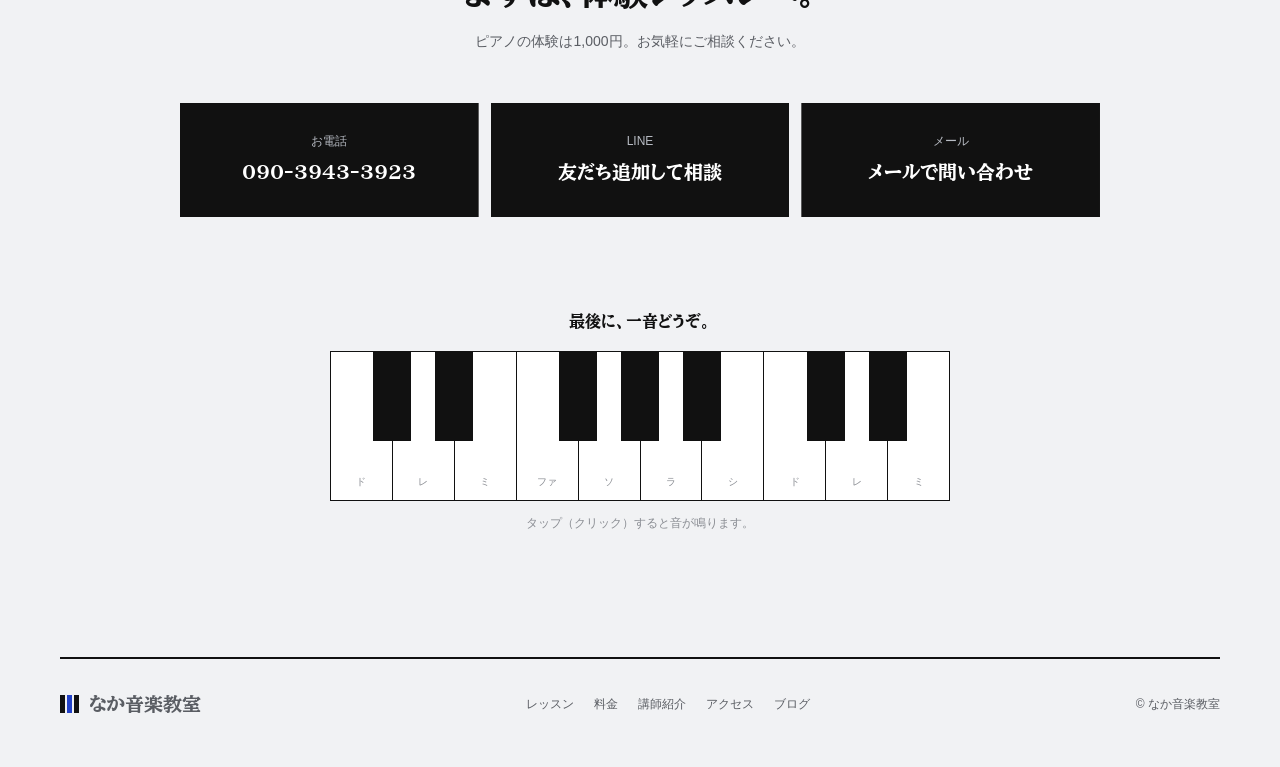
<file: c/index.html>
<!doctype html>
<html lang="ja">
<head>
<meta charset="utf-8">
<meta name="robots" content="noindex">
<meta name="viewport" content="width=device-width, initial-scale=1">
<title>なか音楽教室｜大阪市城東区放出・鶴見区今津のピアノ教室</title>
<meta name="description" content="大阪市城東区諏訪（放出）・鶴見区今津のピアノ＆リトミック教室「なか音楽教室」。褒めて育てるをモットーに、幼児から大人まで一人ひとりに寄り添ったレッスンをしています。">
<link rel="preconnect" href="https://fonts.googleapis.com">
<link rel="preconnect" href="https://fonts.gstatic.com" crossorigin>
<link href="https://fonts.googleapis.com/css2?family=BIZ+UDPMincho:wght@400;700&family=Bodoni+Moda:opsz,wght@6..96,400;6..96,500&display=swap" rel="stylesheet">
<style>
:root{
  --black:#111; --sub:#5a5d63; --mute:#8a8d93; --blue:#2342c8; --blue-d:#18308f; --gray:#f1f2f4; --line:#d5d8dd;
  --mincho:"BIZ UDPMincho","Hiragino Mincho ProN","Yu Mincho",serif;
  --gothic:"Hiragino Kaku Gothic ProN","Hiragino Sans","Yu Gothic Medium","YuGothic","Meiryo",sans-serif;
  --num:"Bodoni Moda",serif;
}
*{box-sizing:border-box}
html{scroll-behavior:smooth}
body{margin:0;background:#fff;color:var(--black);font-family:var(--gothic);font-size:15px;line-height:2}
img{display:block;max-width:100%}
a{color:inherit}
.wrap{width:min(1160px,100% - 40px);margin-inline:auto}
@media (max-width:600px){.wrap{width:calc(100% - 32px)}}

/* ---------- top bar ---------- */
.bar{position:fixed;top:0;left:0;right:0;z-index:60;display:flex;align-items:center;justify-content:space-between;height:64px;padding:0 max(20px,calc((100% - 1160px)/2));background:#fff;border-bottom:1px solid transparent;transition:border-color .3s}
.bar.scrolled{border-color:var(--line)}
.mark{text-decoration:none;font-family:var(--mincho);font-weight:700;font-size:19px;display:flex;align-items:center;gap:10px}
.mark .k{display:inline-flex;gap:2px}
.mark .k i{width:5px;height:18px;background:var(--black)}
.mark .k i:nth-child(2){background:var(--blue)}
.bar-r{display:flex;gap:14px;align-items:center}
.trial{font-size:13px;text-decoration:none;background:var(--blue);color:#fff;padding:8px 16px;transition:background .2s}
.trial:hover{background:var(--blue-d)}
.menu{font-family:var(--gothic);font-size:13px;font-weight:bold;background:#fff;border:1px solid var(--black);padding:7px 16px;cursor:pointer;color:var(--black)}
@media (max-width:600px){.trial{display:none}}

/* ---------- program overlay ---------- */
.overlay{position:fixed;inset:0;z-index:80;background:var(--black);color:#fff;display:flex;align-items:center;justify-content:center;opacity:0;visibility:hidden;transition:opacity .4s,visibility .4s}
.overlay.open{opacity:1;visibility:visible}
.overlay .in{width:min(640px,100% - 48px)}
.overlay h2{font-family:var(--mincho);font-weight:700;text-align:center;font-size:22px;margin:0 0 32px}
.close{position:absolute;top:14px;right:max(20px,calc((100% - 1160px)/2));background:none;border:1px solid #fff;color:#fff;font-size:13px;font-weight:bold;padding:7px 16px;cursor:pointer;font-family:var(--gothic)}

.plist{list-style:none;margin:0;padding:0}
.plist li a{display:flex;align-items:baseline;gap:12px;text-decoration:none;padding:9px 0}
.plist .n{font-family:var(--num);width:1.8em;flex:none;color:var(--blue);font-size:18px}
.plist .t{font-family:var(--mincho);font-weight:700;font-size:18px;white-space:nowrap}
.plist .dots{flex:1;border-bottom:2px dotted currentColor;opacity:.35;transform:translateY(-6px);min-width:20px}
.plist .p{font-size:13px;color:var(--mute);white-space:nowrap}
.plist li a:hover .t{color:var(--blue)}
.overlay .plist .n{color:#8fa3ff}
.overlay .plist li a:hover .t{color:#8fa3ff}

/* ---------- hero ---------- */
.hero{display:grid;grid-template-columns:repeat(12,1fr);gap:0 20px;padding:104px max(20px,calc((100% - 1160px)/2)) 56px;min-height:min(100svh,920px)}
.hero-v{grid-column:1/5;display:flex;gap:24px;justify-content:flex-end;align-items:flex-start}
.hero-v h1{writing-mode:vertical-rl;font-family:var(--mincho);font-weight:700;font-size:clamp(46px,6vw,88px);line-height:1.3;margin:0;white-space:nowrap}
.hero-v h1 em{font-style:normal;color:var(--blue)}
.hero-v .sub{writing-mode:vertical-rl;font-family:var(--mincho);font-size:15px;color:var(--sub);margin:0;padding-top:.5em}
.hero-pic{grid-column:6/13;display:flex;flex-direction:column}
.hero-pic .ph{flex:1;min-height:440px;overflow:hidden}
.hero-pic img{width:100%;height:100%;object-fit:cover;object-position:35% center}
.hero-cap{display:flex;justify-content:space-between;align-items:center;background:var(--black);color:#fff;padding:12px 18px;font-size:13px}
.hero-cap b{font-family:var(--mincho);font-size:16px}
.hero-foot{grid-column:1/6;align-self:end;font-size:14px;color:var(--sub);border-top:2px solid var(--black);padding-top:16px;margin-top:32px}
.hero-foot b{display:block;color:var(--black);font-size:16px;margin-bottom:4px}
@media (max-width:860px){
  .hero{grid-template-columns:1fr;padding-top:80px;gap:28px;min-height:0}
  .hero-pic{grid-column:1;order:-1}
  .hero-pic .ph{min-height:0;aspect-ratio:4/3}
  .hero-v{grid-column:1;justify-content:flex-start;flex-direction:row-reverse}
  .hero-v h1{font-size:clamp(42px,13vw,64px)}
  .hero-foot{grid-column:1;margin-top:0}
}

/* ---------- section heads ---------- */
section{padding:128px 0}
@media (max-width:760px){section{padding:88px 0}}
.head{display:flex;align-items:flex-end;gap:22px;margin-bottom:56px;padding-bottom:18px;border-bottom:2px solid var(--black)}
.head .no{font-family:var(--num);font-size:clamp(56px,7vw,96px);line-height:.85;color:var(--blue)}
.head h2{font-family:var(--mincho);font-weight:700;font-size:clamp(22px,2.6vw,30px);margin:0;line-height:1.4}
.gray{background:var(--gray)}

/* ---------- program ---------- */
.program{padding:96px 0 32px}
.program .box{max-width:720px;margin:0 auto;border:2px solid var(--black);padding:44px clamp(20px,5vw,56px) 40px}
.program .cap{text-align:center;margin:0 0 28px}
.program .cap small{display:block;font-size:12px;color:var(--sub)}
.program .cap b{font-family:var(--mincho);font-size:24px}
.program .perf{text-align:center;margin:28px 0 0;font-size:13px;color:var(--sub)}
.program .perf b{font-family:var(--mincho);font-size:17px;color:var(--black);margin-left:8px}
@media (max-width:520px){.plist .t{font-size:16px}.plist .p{display:none}}

/* ---------- 01 ---------- */
.prelude{display:grid;grid-template-columns:5fr 1fr 6fr;align-items:start}
.prelude .pic{grid-column:1;margin:0}
.prelude .pic img{width:100%;aspect-ratio:3/4;object-fit:cover;object-position:60% center}
.prelude .pic figcaption{font-size:12px;color:var(--mute);margin-top:8px}
.prelude .txt{grid-column:3}
.big-q{font-family:var(--mincho);font-weight:700;font-size:clamp(24px,3vw,36px);line-height:1.7;margin:0 0 32px}
.big-q span{display:block}
.big-q span:nth-child(2){padding-left:2em;color:var(--blue)}
.anno{display:grid;grid-template-columns:repeat(3,1fr);border-top:2px solid var(--black);margin-top:32px}
.anno div{padding:14px 12px 0 0}
.anno b{font-family:var(--num);font-weight:500;font-size:34px;display:block;line-height:1}
.anno small{font-size:12px;color:var(--sub)}
.online{margin-top:36px;padding:20px 24px;background:var(--gray);font-size:14px;line-height:1.9;border-left:4px solid var(--blue)}
.online b{display:block;font-size:15px;margin-bottom:2px}
@media (max-width:860px){.prelude{grid-template-columns:1fr;gap:36px}.prelude .txt,.prelude .pic{grid-column:1}.prelude .pic{max-width:420px}}

/* ---------- 02 movements ---------- */
.mov{list-style:none;margin:0;padding:0}
.mov li{display:grid;grid-template-columns:100px 240px 1fr 200px;gap:28px;align-items:center;padding:30px 0;border-bottom:1px solid var(--line)}
.mov .rn{font-family:var(--num);font-size:46px;line-height:1;color:var(--blue)}
.mov h3{font-family:var(--mincho);font-weight:700;font-size:22px;margin:0;line-height:1.5}
.mov h3 small{display:block;font-family:var(--gothic);font-weight:normal;font-size:12px;color:var(--mute)}
.mov p{margin:0;font-size:14px;color:var(--sub)}
.mov figure{margin:0;aspect-ratio:4/3;overflow:hidden}
.mov figure img{width:100%;height:100%;object-fit:cover;transition:transform .5s}
.mov li:hover figure img{transform:scale(1.05)}
@media (max-width:960px){.mov li{grid-template-columns:64px 1fr 150px;grid-template-areas:"rn h fig" "p p fig"}.mov .rn{grid-area:rn;font-size:38px}.mov h3{grid-area:h}.mov p{grid-area:p}.mov figure{grid-area:fig}}
@media (max-width:560px){.mov li{grid-template-columns:52px 1fr;grid-template-areas:"rn h" "p p" "fig fig";gap:12px 14px}.mov figure{aspect-ratio:16/9}}

/* ---------- 03 lesson ---------- */
.lessons{display:grid;grid-template-columns:repeat(12,1fr);gap:56px 20px}
.ls figure{margin:0 0 22px;overflow:hidden}
.ls figure img{width:100%;height:100%;object-fit:cover}
.ls .kind{font-size:12px;font-weight:bold;color:var(--blue)}
.ls h3{font-family:var(--mincho);font-weight:700;font-size:26px;margin:0 0 10px;line-height:1.5}
.ls p{margin:0 0 12px;font-size:14.5px}
.ls ul{margin:0;padding:0;list-style:none;font-size:14px;color:var(--sub)}
.ls li{padding:8px 0 8px 1.3em;border-top:1px solid var(--line);position:relative}
.ls li::before{content:"";position:absolute;left:0;top:1.2em;width:6px;height:6px;background:var(--blue)}
.ls.piano{grid-column:1/8}.ls.piano figure{aspect-ratio:16/11}
.ls.comp{grid-column:9/13;margin-top:140px}.ls.comp figure{aspect-ratio:3/4}
.ls.rhy{grid-column:2/12;display:grid;grid-template-columns:1fr 1fr;gap:40px;align-items:center;padding:40px;border:2px solid var(--black)}
.ls.rhy .trio{display:grid;grid-template-columns:repeat(3,1fr);gap:4px}
.ls.rhy .trio img{aspect-ratio:1;object-fit:cover}
.rest{display:inline-block;font-size:12px;font-weight:bold;background:var(--black);color:#fff;padding:2px 12px;margin-bottom:12px}
@media (max-width:900px){.ls.piano,.ls.comp,.ls.rhy{grid-column:1/-1;margin-top:0}.ls.rhy{grid-template-columns:1fr;padding:24px}.ls.comp figure{aspect-ratio:4/3}}

/* ---------- 04 concert ---------- */
.band{height:min(76vh,680px);overflow:hidden;position:relative;margin-bottom:88px}
.band img{width:100%;height:100%;object-fit:cover}
.band .cap{position:absolute;left:max(20px,calc((100% - 1160px)/2));bottom:0;background:#fff;padding:18px 28px 16px;font-family:var(--mincho);font-weight:700;font-size:clamp(18px,2.4vw,26px)}
.band .cap small{display:block;font-family:var(--num);font-size:16px;color:var(--blue);font-weight:400}
.ev-2{display:grid;grid-template-columns:1fr 1fr;gap:72px}
.ev .date{display:flex;align-items:baseline;gap:12px;border-bottom:2px solid var(--black);padding-bottom:10px;margin-bottom:20px}
.ev .date b{font-family:var(--num);font-weight:500;font-size:30px;color:var(--blue)}
.ev .date span{font-size:13px;color:var(--sub)}
.ev h3{font-family:var(--mincho);font-weight:700;font-size:24px;margin:0 0 10px}
.ev p{margin:0;font-size:14.5px}
.ev figure{margin:26px 0 0;overflow:hidden}
.ev figure img{width:100%;aspect-ratio:16/10;object-fit:cover;object-position:center 30%}
@media (max-width:860px){.ev-2{grid-template-columns:1fr;gap:56px}.ev-2 .ev:last-child{margin-top:0!important}}

/* ---------- 05 voices ---------- */
.voices{background:var(--black);color:#fff;padding:112px 0}
.voices .head{border-color:#fff}.voices .head .no{color:#8fa3ff}
.vstage{display:grid;grid-template-columns:1fr 3fr;gap:40px;align-items:start}
.vq-list{display:grid}
.vq{grid-area:1/1;opacity:0;transition:opacity .6s ease;pointer-events:none}
.vq.on{opacity:1;pointer-events:auto}
.vq p{font-family:var(--mincho);font-size:clamp(20px,2.4vw,27px);line-height:1.9;margin:0 0 18px}
.vq small{font-size:12px;color:#a9adb5}
.vctl{display:flex;flex-direction:column;gap:16px}
.vctl .count{font-family:var(--num);font-size:42px;line-height:1}
.vctl .count span{font-size:18px;color:#a9adb5}
.vctl .btns{display:flex;gap:8px}
.vctl button{width:46px;height:46px;border:1px solid #fff;background:none;color:#fff;cursor:pointer;font-size:16px;transition:background .2s,color .2s}
.vctl button:hover{background:#fff;color:var(--black)}
.vctl .q{font-size:12px;color:#a9adb5;border-top:1px solid #444;padding-top:12px;line-height:1.8;margin:0}
@media (max-width:760px){.vstage{grid-template-columns:1fr}.vctl{flex-direction:row;align-items:center;justify-content:space-between;order:2}.vctl .q{display:none}}

/* ---------- 06 tickets ---------- */
.tickets{display:grid;grid-template-columns:1fr 1fr;gap:36px}
.tk{display:grid;grid-template-columns:1fr 124px;border:2px solid var(--black);background:#fff;position:relative}
.tk .main{padding:28px 28px 24px}
.tk .main h3{font-family:var(--mincho);font-weight:700;font-size:24px;margin:0}
.tk .main .k{font-size:12px;color:var(--mute)}
.tk dl{margin:18px 0 0;display:grid;grid-template-columns:auto 1fr;align-items:baseline}
.tk dt,.tk dd{padding:10px 0;border-top:1px solid var(--line);margin:0;font-size:14px}
.tk dd{text-align:right}
.tk dd b{font-family:var(--num);font-weight:500;font-size:24px;margin-right:2px}
.tk dd small{display:block;font-size:11.5px;color:var(--mute);line-height:1.5}
.tk .note{font-size:12px;color:var(--mute);margin:12px 0 0;line-height:1.8}
.tk .stub{border-left:2px dashed var(--black);display:flex;flex-direction:column;align-items:center;justify-content:center;text-align:center;padding:20px 8px;background:var(--blue);color:#fff}
.tk .stub small{font-size:11px}
.tk .stub b{font-family:var(--num);font-weight:500;font-size:38px;line-height:1.15}
.tk .stub span{font-size:12px}
.tk.rhy .stub{background:#6b6f76}
.tk .stamp{position:absolute;right:146px;top:22px;border:2px solid var(--black);font-size:12px;font-weight:bold;padding:1px 10px}
@media (max-width:900px){.tickets{grid-template-columns:1fr}}
@media (max-width:480px){.tk{grid-template-columns:1fr}.tk .stub{border-left:0;border-top:2px dashed var(--black);flex-direction:row;gap:12px}.tk .stamp{right:16px}}

/* ---------- 07 profile ---------- */
.pf{display:grid;grid-template-columns:repeat(12,1fr);gap:20px;align-items:start}
.pf .pic{grid-column:1/6;position:relative}
.pf .pic>img{width:100%;aspect-ratio:4/5;object-fit:cover;object-position:28% center}
.pf .pic .small{position:absolute;right:-40px;bottom:-40px;width:42%;border:6px solid #fff}
.pf .pic .small img{aspect-ratio:1;width:100%;object-fit:cover}
.pf .name{grid-column:6/7;writing-mode:vertical-rl;font-family:var(--mincho);font-weight:700;font-size:34px;margin:0 auto;padding-top:24px}
.pf .name small{font-family:var(--gothic);font-weight:normal;font-size:13px;color:var(--sub);margin-bottom:1em}
.pf .txt{grid-column:8/13;font-size:14.5px}
.pf .pull{font-family:var(--mincho);font-weight:700;font-size:19px;line-height:1.9;margin:26px 0;padding:4px 0 4px 20px;border-left:4px solid var(--blue)}
.pf .career{list-style:none;padding:0;margin:26px 0 0;font-size:13px;color:var(--sub);border-bottom:1px solid var(--line)}
.pf .career li{padding:8px 0;border-top:1px solid var(--line)}
@media (max-width:900px){.pf .pic{grid-column:1/-1;max-width:420px}.pf .pic .small{right:-16px;bottom:-28px}.pf .name{grid-column:1/-1;writing-mode:horizontal-tb;padding-top:40px;margin:0}.pf .name small{margin:0 1em 0 0}.pf .txt{grid-column:1/-1}}

/* ---------- 08 access ---------- */
.acc{display:grid;grid-template-columns:1fr 1fr;gap:48px}
.acc .map{aspect-ratio:4/3}
.acc iframe{width:100%;height:100%;border:0}
.acc h3{font-family:var(--mincho);font-weight:700;font-size:22px;margin:20px 0 2px}
.acc p{margin:0;font-size:13.5px;color:var(--sub)}
.acc-note{margin-top:36px;font-size:13px;color:var(--sub);text-align:center}
@media (max-width:820px){.acc{grid-template-columns:1fr}}

/* ---------- 09 contact ---------- */
.coda{text-align:center;padding-bottom:110px}
.coda .head{text-align:left}
.coda .lead{font-family:var(--mincho);font-weight:700;font-size:clamp(22px,3vw,34px);margin:0 0 8px;line-height:1.6}
.coda .sub{font-size:14px;color:var(--sub);margin:0 0 48px}
.ways{display:grid;grid-template-columns:repeat(3,1fr);gap:12px;max-width:920px;margin:0 auto 88px}
.ways a{padding:26px 12px;text-decoration:none;background:var(--black);color:#fff;transition:background .2s}
.ways a:hover{background:var(--blue)}
.ways small{display:block;font-size:12px;color:#b8bcc4}
.ways b{font-family:var(--mincho);font-size:19px}
@media (max-width:700px){.ways{grid-template-columns:1fr}}
.kb-wrap{max-width:620px;margin:0 auto}
.kb-cap{font-family:var(--mincho);font-weight:700;font-size:16px;margin:0 0 14px}
.kb{position:relative;height:150px;display:flex;user-select:none;-webkit-user-select:none;touch-action:manipulation}
.kb .w{flex:1;background:#fff;border:1px solid var(--black);border-left:0;cursor:pointer;position:relative;transition:background .1s}
.kb .w:first-child{border-left:1px solid var(--black)}
.kb .w.on{background:#dfe5ff}
.kb .b{position:absolute;top:0;height:60%;background:var(--black);cursor:pointer;z-index:2;transition:background .1s}
.kb .b.on{background:var(--blue)}
.kb .w span{position:absolute;bottom:8px;left:0;right:0;font-size:10px;color:var(--mute)}
.kb-note{font-size:12px;color:var(--mute);margin-top:10px}

footer{padding:0 0 44px;font-size:12px;color:var(--sub)}
.ft{display:flex;justify-content:space-between;gap:24px;flex-wrap:wrap;align-items:center;border-top:2px solid var(--black);padding-top:26px}
.ft nav{display:flex;gap:20px;flex-wrap:wrap}
.ft nav a{text-decoration:none}

/* PowerPoint style entrance: fade / fly-in / wipe / zoom */
[data-anim]{opacity:0;transition:opacity .7s ease-out,transform .7s ease-out}
[data-anim="up"]{transform:translateY(36px)}
[data-anim="left"]{transform:translateX(-60px)}
[data-anim="right"]{transform:translateX(60px)}
[data-anim="zoom"]{transform:scale(.9)}
[data-anim="wipe"]{opacity:1;clip-path:inset(0 100% 0 0);transition:clip-path .9s ease-out}
[data-anim="wipe-down"]{opacity:1;clip-path:inset(0 0 100% 0);transition:clip-path .9s ease-out}
[data-anim].show{opacity:1;transform:none;clip-path:inset(0 0 0 0)}
</style>
</head>
<body>

<div class="bar" id="bar">
  <a class="mark" href="#top" aria-label="なか音楽教室 トップへ"><span class="k" aria-hidden="true"><i></i><i></i><i></i></span>なか音楽教室</a>
  <div class="bar-r">
    <a class="trial" href="#coda">体験レッスン</a>
    <button class="menu" id="openProg" aria-haspopup="dialog">メニュー</button>
  </div>
</div>

<div class="overlay" id="overlay" role="dialog" aria-modal="true" aria-label="ページ一覧">
  <button class="close" id="closeProg">閉じる</button>
  <div class="in">
    <h2>本日のプログラム</h2>
    <ol class="plist" id="plist2"></ol>
  </div>
</div>

<main id="top">
  <div class="hero">
    <div class="hero-v">
      <h1 data-anim="wipe-down">褒めて、<br><em>育</em>てる。</h1>
      <p class="sub" data-anim="up" data-delay="700">大阪・放出と今津のピアノ教室</p>
    </div>
    <div class="hero-pic" data-anim="wipe" data-delay="200">
      <div class="ph"><img src="../assets/img/teacher_play.jpg" alt="ホールでグランドピアノを弾く講師 中弘子"></div>
      <div class="hero-cap"><span>ピアノ＆リトミック教室</span><b>なか音楽教室</b></div>
    </div>
    <div class="hero-foot" data-anim="up" data-delay="900">
      <b>2歳さんから大人の方まで。</b>一人ひとりのペースに寄り添って、マンツーマンでレッスンしています。
    </div>
  </div>

  <div class="program">
    <div class="wrap">
      <div class="box" data-anim="zoom">
        <p class="cap"><small>なか音楽教室</small><b>本日のプログラム</b></p>
        <ol class="plist" id="plist">
          <li><a href="#prelude"><span class="n">1</span><span class="t">ごあいさつ</span><span class="dots"></span><span class="p">教室について</span></a></li>
          <li><a href="#movements"><span class="n">2</span><span class="t">大切にしていること</span><span class="dots"></span><span class="p">全4楽章</span></a></li>
          <li><a href="#lesson"><span class="n">3</span><span class="t">レッスン</span><span class="dots"></span><span class="p">ピアノ／リトミック</span></a></li>
          <li><a href="#concert"><span class="n">4</span><span class="t">発表会とミニコンサート</span><span class="dots"></span><span class="p">年2回</span></a></li>
          <li><a href="#voices"><span class="n">5</span><span class="t">生徒さん・お母さまの声</span><span class="dots"></span><span class="p">アンケートより</span></a></li>
          <li><a href="#fee"><span class="n">6</span><span class="t">料金</span><span class="dots"></span><span class="p">体験 1,000円</span></a></li>
          <li><a href="#profile"><span class="n">7</span><span class="t">講師紹介</span><span class="dots"></span><span class="p">中 弘子</span></a></li>
          <li><a href="#access"><span class="n">8</span><span class="t">アクセス</span><span class="dots"></span><span class="p">放出・今津</span></a></li>
          <li><a href="#coda"><span class="n">9</span><span class="t">お問い合わせ</span><span class="dots"></span><span class="p">電話・LINE・メール</span></a></li>
        </ol>
        <p class="perf">ピアノ・講師<b>中 弘子</b></p>
      </div>
    </div>
  </div>

  <!-- 01 -->
  <section id="prelude">
    <div class="wrap">
      <div class="head" data-anim="up"><span class="no">01</span><h2>ごあいさつ</h2></div>
      <div class="prelude">
        <figure class="pic" data-anim="left"><img src="../assets/img/hand.jpg" alt="鍵盤に手をのせる子ども" loading="lazy"><figcaption>はじめての一音から。</figcaption></figure>
        <div class="txt">
          <p class="big-q" data-anim="up"><span>「ピアノって楽しい！」</span><span>「音楽って素敵！」</span></p>
          <p data-anim="up">大阪市城東区諏訪（放出）と鶴見区今津で、ピアノ教室と親子リトミック教室をしています、中弘子です。</p>
          <p data-anim="up">音楽の素晴らしさを伝えたい。音楽で人生を豊かにしてほしい。そんな想いで、楽しく、笑顔でレッスンをしています。小さなお子さまが多い教室ですが、大人の方も通ってくださっています。</p>
          <p data-anim="up">ピアノを習うことで、学力だけでなく人間性も養われ、感受性や発想力が豊かになっていきます。</p>
          <div class="anno" data-anim="up">
            <div><b>IQ</b><small>知能指数</small></div>
            <div><b>EQ</b><small>こころの知能指数</small></div>
            <div><b>HQ</b><small>人間性知能</small></div>
          </div>
          <div class="online" data-anim="up"><b>オンラインレッスンもできます</b>台風や豪雨で送り迎えが難しい日、体調がすぐれない日も、スマホやパソコンからZoom・FaceTime・LINEビデオでレッスンを受けていただけます。</div>
        </div>
      </div>
    </div>
  </section>

  <!-- 02 -->
  <section id="movements" class="gray">
    <div class="wrap">
      <div class="head" data-anim="up"><span class="no">02</span><h2>教室が大切にしていること</h2></div>
      <ol class="mov">
        <li data-anim="up"><span class="rn">I</span><h3>褒めて育てる<small>第1楽章</small></h3><p>子どもは誰でも褒められるとうれしいもの。「もっと上手に弾けるようになりたい！」とやる気も育ちます。レッスンに来るのが楽しみになるように、一人ひとりに寄り添います。</p><figure><img src="../assets/img/lesson.jpg" alt="講師と一緒に弾く女の子" loading="lazy"></figure></li>
        <li data-anim="up"><span class="rn">II</span><h3>表現力を養う<small>第2楽章</small></h3><p>楽譜どおりに弾くだけでなく、この曲をどう表現したいかを自分で考えて演奏する。その力は、社会に出たときの自己アピール力にもつながります。</p><figure><img src="../assets/img/duet.jpg" alt="連弾する講師と生徒" loading="lazy"></figure></li>
        <li data-anim="up"><span class="rn">III</span><h3>舞台を経験<small>第3楽章</small></h3><p>発表会とミニコンサートを年に一度ずつ。コンクールやオーディションへの出演も勧めています。普段の練習では得られない経験が、強い心と自己肯定感を育てます。</p><figure><img src="../assets/img/recital_stage.jpg" alt="発表会のステージ" loading="lazy"></figure></li>
        <li data-anim="up"><span class="rn">IV</span><h3>継続は力なり<small>第4楽章</small></h3><p>音楽が癒しとなり、一生の友となるように。長く続けられるようサポートします。講師自身もセミナーや勉強会に参加し、日々研鑽を積んでいます。</p><figure><img src="../assets/img/bouquet.jpg" alt="ピアノの上の花束" loading="lazy"></figure></li>
      </ol>
    </div>
  </section>

  <!-- 03 -->
  <section id="lesson">
    <div class="wrap">
      <div class="head" data-anim="up"><span class="no">03</span><h2>レッスン</h2></div>
      <div class="lessons">
        <article class="ls piano">
          <figure data-anim="wipe"><img src="../assets/img/lesson.jpg" alt="ピアノレッスンの様子" loading="lazy"></figure>
          <div data-anim="up">
            <span class="kind">2歳さんから大人まで</span>
            <h3>ピアノ</h3>
            <p>年齢を問わず、一人ひとりのペースや目標に合わせたマンツーマンレッスン。大人の方には、日常から離れて練習に集中し、弾ける曲が増える喜びを味わっていただいています。</p>
            <ul>
              <li>導入期はソルフェージュ（読む・聴く・歌う）を徹底し、テンポ感・リズム感の基礎を</li>
              <li>指の形、タッチ、音色、響きにもこだわり、美しい音を聴く耳を育てます</li>
              <li>2歳児さんから受けられる、知育絶対音感レッスンコース</li>
              <li>先生との連弾や、ミュージックデータに合わせたアンサンブルも</li>
            </ul>
          </div>
        </article>
        <article class="ls comp">
          <figure data-anim="wipe" data-delay="200"><img src="../assets/img/concours2.jpg" alt="コンクールに出場した生徒さん" loading="lazy"></figure>
          <div data-anim="up">
            <span class="kind">目標に向かって</span>
            <h3>コンクール・受験</h3>
            <p>入賞にかかわらず、目標に向かって努力すること、あきらめない心を育てるコンクール。審査員の先生の講評も次に活かし、保護者の方と相談しながら取り組みます。</p>
            <ul><li>保育士・受験対策もしっかり指導します</li></ul>
          </div>
        </article>
        <article class="ls rhy" data-anim="up">
          <div class="trio"><img src="../assets/img/rhythmic1.jpg" alt="リトミックの様子" loading="lazy"><img src="../assets/img/rhythmic2.jpg" alt="フープを使ったリトミック" loading="lazy"><img src="../assets/img/rhythmic3.jpg" alt="クリスマス会" loading="lazy"></div>
          <div>
            <span class="rest">ただいま募集はお休み（休符）中</span>
            <h3>親子リトミック<br>「ひまわりっこ」</h3>
            <p style="font-size:14px">音楽に合わせて体を動かし、感じる心と創造力を育てる、1歳〜就園前のお子さまと保護者の少人数クラス。季節のクラフトやお誕生日会、クリスマス会も。再開の際はブログ・LINEでお知らせします。</p>
          </div>
        </article>
      </div>
    </div>
  </section>

  <!-- 04 -->
  <section id="concert" style="padding-top:0">
    <div class="band" data-anim="wipe"><img src="../assets/img/recital_group.jpg" alt="ピアノ発表会の集合写真" loading="lazy"><p class="cap"><small>04</small>晴れの舞台へ。</p></div>
    <div class="wrap">
      <div class="ev-2">
        <article class="ev" data-anim="left"><div class="date"><b>2–3</b><span>毎年 2〜3月</span></div><h3>ピアノ発表会</h3><p>年に一度、素敵な衣装で聴衆の前で演奏する晴れの舞台。憧れのクラシック曲を選び、この日のために一生懸命練習する生徒さんたち。ご家族も楽しみにされています。お友だちの演奏を聴くのも、大切な時間です。</p><figure><img src="../assets/img/recital_stage.jpg" alt="発表会のステージ" loading="lazy" style="object-position:center 60%"></figure></article>
        <article class="ev" data-anim="right" style="margin-top:110px"><div class="date"><b>8</b><span>毎年 8月</span></div><h3>ミニコンサート</h3><p>放出教室で開く小さなコンサート。ポップスや流行りの曲など、弾きたい曲を優先します。弾き終わるまでは緊張の面持ちでも、後半はビンゴゲームでリラックス。保護者の方にはYouTube限定公開でご覧いただいています。</p><figure><img src="../assets/img/minicon.jpg" alt="ミニコンサートの生徒さん" loading="lazy"></figure></article>
      </div>
    </div>
  </section>

  <!-- 05 -->
  <section class="voices" id="voices">
    <div class="wrap">
      <div class="head" data-anim="up"><span class="no">05</span><h2>生徒さん・お母さまの声</h2></div>
      <div class="vstage" data-anim="up">
        <div class="vctl">
          <div class="count" id="vcount">01<span> / 07</span></div>
          <div class="btns"><button id="vprev" aria-label="前の声">←</button><button id="vnext" aria-label="次の声">→</button></div>
          <p class="q">教室の皆さまにご協力いただいたアンケートより</p>
        </div>
        <div class="vq-list" id="vlist" aria-live="polite">
          <div class="vq on"><p>直前まで「やっぱり無理！自信ない」と言ってばかりでしたが、終わった後は「楽しかった！来年も出る」と笑顔が見られました。</p><small>発表会の感想は？</small></div>
          <div class="vq"><p>子どもの話を良く聞いてくれて、わからないところは優しく教えてくれる先生です。</p><small>先生はどんな先生ですか？</small></div>
          <div class="vq"><p>宿題ノートをつけるようになってから、自主的に練習するようになりました。</p><small>お家での様子はいかがですか？</small></div>
          <div class="vq"><p>発表会の後、ピアノに火が付いたようで、帰ってからも遅くまで弾いていました。来年の曲ももう決めていました。</p><small>発表会の感想は？</small></div>
          <div class="vq"><p>常に学んで新しいことを吸収して、アウトプットしていっている先生、すごいです。</p><small>先生はどんな先生ですか？</small></div>
          <div class="vq"><p>初めての方でも丁寧に教えていただけるので、安心して通える教室です。</p><small>これから通われる方へ</small></div>
          <div class="vq"><p>難しくなっても、ちゃんと努力をすればまた楽しくなるよ。</p><small>生徒 Hちゃんより</small></div>
        </div>
      </div>
    </div>
  </section>

  <!-- 06 -->
  <section id="fee">
    <div class="wrap">
      <div class="head" data-anim="up"><span class="no">06</span><h2>料金</h2></div>
      <div class="tickets">
        <div class="tk" data-anim="left">
          <div class="main">
            <h3>ピアノ</h3><span class="k">個人レッスン・30分</span>
            <dl>
              <dt>入会金</dt><dd><b>5,000</b>円</dd>
              <dt>月謝</dt><dd><b>8,000</b>円<small>30分／回・年間40回（発表会を含む）</small></dd>
              <dt>年間設備費</dt><dd><b>3,000</b>円</dd>
            </dl>
            <p class="note">ご都合が悪い日はご相談のうえ振替できます。テキストは別途実費となります。</p>
          </div>
          <div class="stub"><small>体験レッスン</small><b>1,000</b><span>円</span></div>
        </div>
        <div class="tk rhy" data-anim="right">
          <span class="stamp">募集お休み中</span>
          <div class="main">
            <h3>リトミック</h3><span class="k">親子グループレッスン</span>
            <dl>
              <dt>入会金</dt><dd><b>3,000</b>円</dd>
              <dt>月謝</dt><dd><b>3,000</b>円<small>月3回・10:00〜10:50</small></dd>
              <dt>対象</dt><dd>1歳〜就園前<small>親子で参加</small></dd>
            </dl>
            <p class="note">振替レッスンはできません。</p>
          </div>
          <div class="stub"><small>体験レッスン</small><b>500</b><span>円</span></div>
        </div>
      </div>
    </div>
  </section>

  <!-- 07 -->
  <section id="profile" class="gray">
    <div class="wrap">
      <div class="head" data-anim="up"><span class="no">07</span><h2>講師紹介</h2></div>
      <div class="pf">
        <div class="pic" data-anim="left"><img src="../assets/img/teacher_play.jpg" alt="講師 中弘子" loading="lazy"><div class="small"><img src="../assets/img/teacher.jpg" alt="" loading="lazy"></div></div>
        <p class="name" data-anim="up" data-delay="300"><small>講師</small>中 弘子</p>
        <div class="txt" data-anim="right">
          <p>大阪生まれ。ピアノを習い始めたのは6歳の頃。自分から始めたいと言ったのに、練習嫌いの生徒でした。そんな私を根気よく指導してくださった恩師に、今も師事しています。</p>
          <p>大学を卒業して会社勤めをし、結婚して3人の男の子を育てながらも、レッスンには通い続けました。ピアノの素晴らしさをたくさんの子どもたちに伝えたい。その想いが、息子の友人にピアノを教えたことをきっかけに、講師としての歩みになりました。</p>
          <p class="pull">「それでいいんだよ」「できたね」<br>褒められたときの表情は、<br>みんなキラッと光ります。</p>
          <p>小さな自信を積み重ねていくと、成長に大切な「自己肯定感」が育つと信じています。生徒さんの宝石を見つけるお手伝いができるよう、今も生徒さんと一緒にピアノを楽しんでいます。</p>
          <ul class="career"><li>「スタジオメロディ」講師</li><li>リトミックイベント講師</li><li>デイサービスでお年寄りと唱歌・童謡を歌う活動</li></ul>
        </div>
      </div>
    </div>
  </section>

  <!-- 08 -->
  <section id="access">
    <div class="wrap">
      <div class="head" data-anim="up"><span class="no">08</span><h2>アクセス</h2></div>
      <div class="acc">
        <article data-anim="up"><div class="map"><iframe loading="lazy" title="放出教室の地図" src="https://maps.google.com/maps?q=%E5%A4%A7%E9%98%AA%E5%B8%82%E5%9F%8E%E6%9D%B1%E5%8C%BA%E8%AB%8F%E8%A8%AA1-18&z=16&output=embed"></iframe></div><h3>放出教室</h3><p>大阪市城東区諏訪1-18「レンタルスペースぱれっと」内<br>ピアノ：曜日・時間とも応相談</p></article>
        <article data-anim="up" data-delay="200"><div class="map"><iframe loading="lazy" title="今津教室の地図" src="https://maps.google.com/maps?q=%E5%A4%A7%E9%98%AA%E5%B8%82%E9%B6%B4%E8%A6%8B%E5%8C%BA%E4%BB%8A%E6%B4%A5%E5%8C%974%E4%B8%81%E7%9B%AE12&z=16&output=embed"></iframe></div><h3>今津教室</h3><p>大阪市鶴見区今津北4丁目12<br>ピアノ：曜日・時間とも応相談（祝日休み）</p></article>
      </div>
      <p class="acc-note">東大阪市（森河内・稲田）、城東区（東中浜）方面からも通っていただいています。</p>
    </div>
  </section>

  <!-- 09 -->
  <section class="coda gray" id="coda">
    <div class="wrap">
      <div class="head" data-anim="up"><span class="no">09</span><h2>お問い合わせ</h2></div>
      <p class="lead" data-anim="up">まずは、体験レッスンへ。</p>
      <p class="sub" data-anim="up">ピアノの体験は1,000円。お気軽にご相談ください。</p>
      <div class="ways">
        <a href="tel:09039433923" data-anim="up"><small>お電話</small><b>090-3943-3923</b></a>
        <a href="https://lin.ee/nwdocCs" target="_blank" rel="noopener" data-anim="up" data-delay="150"><small>LINE</small><b>友だち追加して相談</b></a>
        <a href="mailto:hiroheart7210@gmail.com" data-anim="up" data-delay="300"><small>メール</small><b>メールで問い合わせ</b></a>
      </div>
      <div class="kb-wrap" data-anim="up">
        <p class="kb-cap">最後に、一音どうぞ。</p>
        <div class="kb" id="kb" aria-label="鳴らせる鍵盤"></div>
        <p class="kb-note">タップ（クリック）すると音が鳴ります。</p>
      </div>
    </div>
  </section>
</main>

<footer class="gray">
  <div class="wrap ft">
    <a class="mark" href="#top"><span class="k" aria-hidden="true"><i></i><i></i><i></i></span>なか音楽教室</a>
    <nav><a href="#lesson">レッスン</a><a href="#fee">料金</a><a href="#profile">講師紹介</a><a href="#access">アクセス</a><a href="https://ameblo.jp/n-h-piano/" target="_blank" rel="noopener">ブログ</a></nav>
    <span>© なか音楽教室</span>
  </div>
</footer>

<script>
const reduce=false; // 動きは常に有効（OSのアニメーション設定がオフでも動かす）

// bar
const bar=document.getElementById('bar');
addEventListener('scroll',()=>bar.classList.toggle('scrolled',scrollY>10),{passive:true});

// menu overlay (copy of program list)
const ov=document.getElementById('overlay');
document.getElementById('plist2').innerHTML=document.getElementById('plist').innerHTML;
const openO=()=>{ov.classList.add('open');document.body.style.overflow='hidden';document.getElementById('closeProg').focus()};
const closeO=()=>{ov.classList.remove('open');document.body.style.overflow=''};
document.getElementById('openProg').onclick=openO;
document.getElementById('closeProg').onclick=closeO;
ov.querySelectorAll('a').forEach(a=>a.addEventListener('click',closeO));
addEventListener('keydown',e=>{if(e.key==='Escape')closeO()});

// entrance animations
const io=new IntersectionObserver(es=>es.forEach(e=>{if(!e.isIntersecting)return;const el=e.target;setTimeout(()=>el.classList.add('show'),+(el.dataset.delay||0));io.unobserve(el)}),{threshold:.12});
document.querySelectorAll('[data-anim]').forEach(el=>io.observe(el));

// voices (fade)
(()=>{const items=[...document.querySelectorAll('#vlist .vq')],c=document.getElementById('vcount');let i=0,t;
 const pad=n=>String(n).padStart(2,'0');
 const go=k=>{items[i].classList.remove('on');i=(k+items.length)%items.length;items[i].classList.add('on');c.innerHTML=pad(i+1)+'<span> / '+pad(items.length)+'</span>'};
 const run=()=>{clearInterval(t);if(!reduce)t=setInterval(()=>go(i+1),7000)};
 document.getElementById('vprev').onclick=()=>{go(i-1);run()};
 document.getElementById('vnext').onclick=()=>{go(i+1);run()};run();})();

// playable keyboard (C4–E5)
(()=>{const kb=document.getElementById('kb');
 const names=['ド','レ','ミ','ファ','ソ','ラ','シ','ド','レ','ミ'];
 const wMidi=[60,62,64,65,67,69,71,72,74,76];
 const blacks=[[61,0],[63,1],[66,3],[68,4],[70,5],[73,7],[75,8]];
 const W=wMidi.length;
 wMidi.forEach((m,k)=>{const d=document.createElement('div');d.className='w';d.dataset.m=m;d.innerHTML='<span>'+names[k]+'</span>';kb.appendChild(d)});
 blacks.forEach(([m,after])=>{const d=document.createElement('div');d.className='b';d.dataset.m=m;const w=100/W;d.style.left=`calc(${(after+1)*w}% - ${w*0.3}%)`;d.style.width=`${w*0.6}%`;kb.appendChild(d)});
 let ac;
 const play=m=>{ac=ac||new (window.AudioContext||window.webkitAudioContext)();const f=440*Math.pow(2,(m-69)/12),t=ac.currentTime;
   const out=ac.createGain();out.gain.setValueAtTime(0,t);out.gain.linearRampToValueAtTime(.32,t+.008);out.gain.exponentialRampToValueAtTime(.12,t+.35);out.gain.exponentialRampToValueAtTime(.0008,t+2.6);
   const lp=ac.createBiquadFilter();lp.type='lowpass';lp.frequency.setValueAtTime(f*7,t);lp.frequency.exponentialRampToValueAtTime(f*2,t+1.2);
   out.connect(lp).connect(ac.destination);
   [[1,1],[2,.42],[3,.18],[4,.09],[5,.05]].forEach(([h,a])=>{const o=ac.createOscillator(),g=ac.createGain();o.type=h===1?'triangle':'sine';o.frequency.value=f*h*(1+(h-1)*.0008);g.gain.value=a;o.connect(g).connect(out);o.start(t);o.stop(t+2.7)})};
 kb.addEventListener('pointerdown',e=>{const k=e.target.closest('[data-m]');if(!k)return;play(+k.dataset.m);k.classList.add('on');setTimeout(()=>k.classList.remove('on'),200)});
})();
</script>
</body>
</html>
</file>
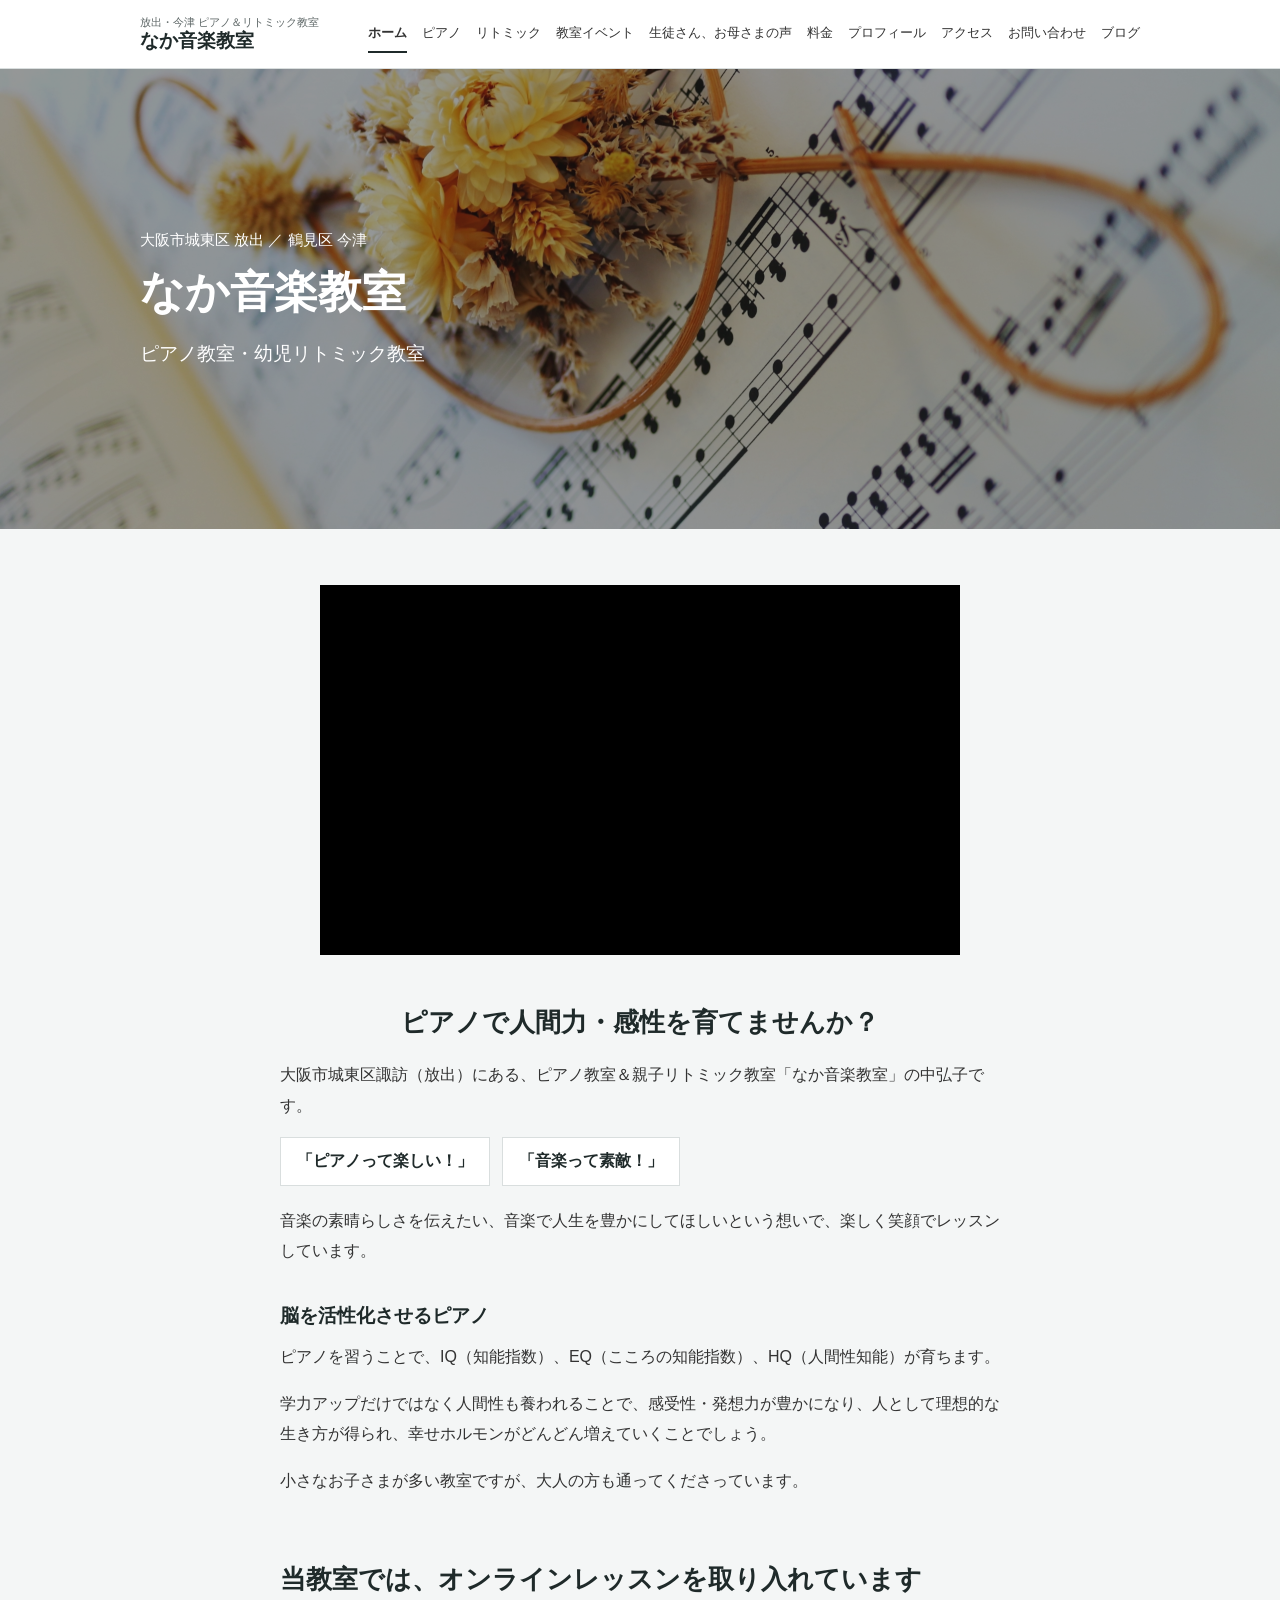
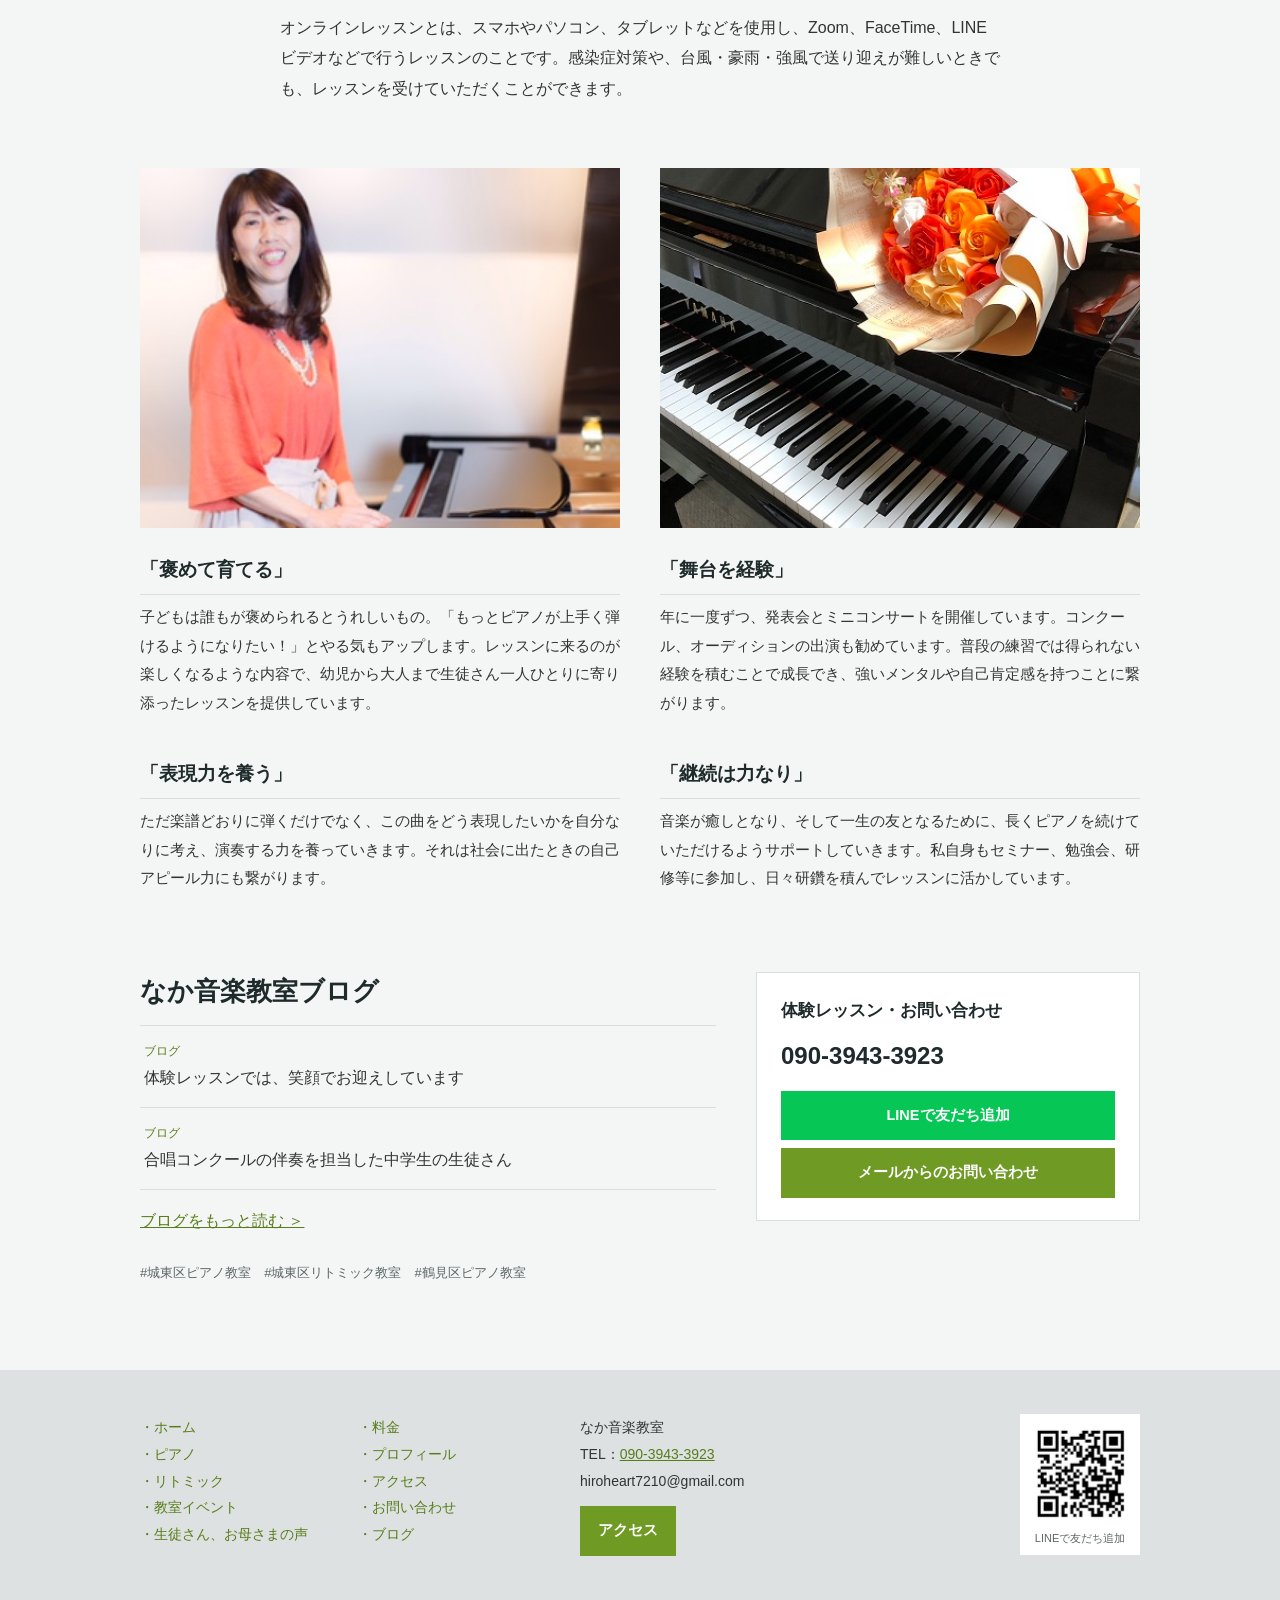
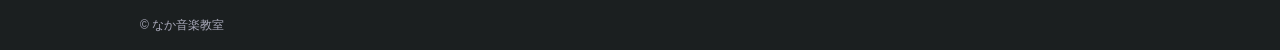
<file: d/index.html>
<!doctype html>
<html lang="ja">
<head>
<meta charset="utf-8">
<meta name="robots" content="noindex">
<meta name="viewport" content="width=device-width, initial-scale=1">
<title>大阪市城東区放出・鶴見区今津ピアノ＆リトミック教室 なか音楽教室</title>
<meta name="description" content="大阪市城東区諏訪（放出）・鶴見区今津のピアノ＆リトミック教室「なか音楽教室」。褒めて育てるをモットーに、幼児から大人まで一人ひとりに寄り添ったレッスンをしています。">
<link rel="stylesheet" href="style.css">
</head>
<body>
<header class="hd" id="hd">
  <div class="wrap hd-in">
    <a class="site" href="index.html"><small>放出・今津 ピアノ＆リトミック教室</small><b>なか音楽教室</b></a>
    <nav class="gnav" id="gnav"><a href="index.html" class="cur">ホーム</a><a href="piano.html">ピアノ</a><a href="rhythmic.html">リトミック</a><a href="event.html">教室イベント</a><a href="voice.html">生徒さん、お母さまの声</a><a href="fee.html">料金</a><a href="profile.html">プロフィール</a><a href="access.html">アクセス</a><a href="contact.html">お問い合わせ</a><a href="blog.html">ブログ</a></nav>
    <button class="menu-btn" id="menuBtn" aria-label="メニュー"><i></i><i></i><i></i></button>
  </div>
</header>
<div class="hero"><div class="wrap hero-in">
  <p class="area">大阪市城東区 放出 ／ 鶴見区 今津</p>
  <h1>なか音楽教室</h1>
  <p class="kind">ピアノ教室・幼児リトミック教室</p>
</div></div>
<main>
  <div class="wrap">

    <div class="video"><iframe loading="lazy" src="https://www.youtube-nocookie.com/embed/1UZ0hZ_AUnk" title="2024年3月 教室をリフォームしました" allow="accelerometer; encrypted-media; picture-in-picture" allowfullscreen></iframe></div>

    <section class="block narrow">
      <h2 class="center">ピアノで人間力・感性を育てませんか？</h2>
      <p>大阪市城東区諏訪（放出）にある、ピアノ教室＆親子リトミック教室「なか音楽教室」の中弘子です。</p>
      <ul class="catch"><li>「ピアノって楽しい！」</li><li>「音楽って素敵！」</li></ul>
      <p>音楽の素晴らしさを伝えたい、音楽で人生を豊かにしてほしいという想いで、楽しく笑顔でレッスンしています。</p>
      <h3 style="margin-top:32px">脳を活性化させるピアノ</h3>
      <p>ピアノを習うことで、IQ（知能指数）、EQ（こころの知能指数）、HQ（人間性知能）が育ちます。</p>
      <p>学力アップだけではなく人間性も養われることで、感受性・発想力が豊かになり、人として理想的な生き方が得られ、幸せホルモンがどんどん増えていくことでしょう。</p>
      <p>小さなお子さまが多い教室ですが、大人の方も通ってくださっています。</p>
    </section>

    <section class="block narrow">
      <h2 class="bar">当教室では、オンラインレッスンを取り入れています</h2>
      <p>オンラインレッスンとは、スマホやパソコン、タブレットなどを使用し、Zoom、FaceTime、LINEビデオなどで行うレッスンのことです。感染症対策や、台風・豪雨・強風で送り迎えが難しいときでも、レッスンを受けていただくことができます。</p>
    </section>

    <section class="block pol">
      <div class="col">
        <div class="ph"><img src="../assets/img/teacher.jpg" alt="講師 中弘子" style="object-position:center 25%"></div>
        <div class="item"><h3>「褒めて育てる」</h3><p>子どもは誰もが褒められるとうれしいもの。「もっとピアノが上手く弾けるようになりたい！」とやる気もアップします。レッスンに来るのが楽しくなるような内容で、幼児から大人まで生徒さん一人ひとりに寄り添ったレッスンを提供しています。</p></div>
        <div class="item"><h3>「表現力を養う」</h3><p>ただ楽譜どおりに弾くだけでなく、この曲をどう表現したいかを自分なりに考え、演奏する力を養っていきます。それは社会に出たときの自己アピール力にも繋がります。</p></div>
      </div>
      <div class="col">
        <div class="ph"><img src="../assets/img/bouquet.jpg" alt="ピアノの上の花束"></div>
        <div class="item"><h3>「舞台を経験」</h3><p>年に一度ずつ、発表会とミニコンサートを開催しています。コンクール、オーディションの出演も勧めています。普段の練習では得られない経験を積むことで成長でき、強いメンタルや自己肯定感を持つことに繋がります。</p></div>
        <div class="item"><h3>「継続は力なり」</h3><p>音楽が癒しとなり、そして一生の友となるために、長くピアノを続けていただけるようサポートしていきます。私自身もセミナー、勉強会、研修等に参加し、日々研鑽を積んでレッスンに活かしています。</p></div>
      </div>
    </section>

    <section class="two">
      <div>
        <h2 class="bar">なか音楽教室ブログ</h2>
        <ul class="blog-list">
          <li><a href="https://ameblo.jp/n-h-piano/entry-12984595063.html" target="_blank" rel="noopener"><small>ブログ</small>体験レッスンでは、笑顔でお迎えしています</a></li>
          <li><a href="https://ameblo.jp/n-h-piano/entry-12982566428.html" target="_blank" rel="noopener"><small>ブログ</small>合唱コンクールの伴奏を担当した中学生の生徒さん</a></li>
        </ul>
        <a href="https://ameblo.jp/n-h-piano/" target="_blank" rel="noopener">ブログをもっと読む ＞</a>
        <p class="tags">#城東区ピアノ教室　#城東区リトミック教室　#鶴見区ピアノ教室</p>
      </div>
      <div class="cbox">
        <h3>体験レッスン・お問い合わせ</h3>
        <a class="tel" href="tel:09039433923">090-3943-3923</a>
        <div class="btns">
          <a class="btn btn-line" href="https://lin.ee/nwdocCs" target="_blank" rel="noopener">LINEで友だち追加</a>
          <a class="btn btn-green" href="contact.html">メールからのお問い合わせ</a>
        </div>
      </div>
    </section>
  </div>
</main>
<footer>
  <div class="ft">
    <div class="wrap ft-in">
      <ul><li><a href="index.html">・ホーム</a></li><li><a href="piano.html">・ピアノ</a></li><li><a href="rhythmic.html">・リトミック</a></li><li><a href="event.html">・教室イベント</a></li><li><a href="voice.html">・生徒さん、お母さまの声</a></li><li><a href="fee.html">・料金</a></li><li><a href="profile.html">・プロフィール</a></li><li><a href="access.html">・アクセス</a></li><li><a href="contact.html">・お問い合わせ</a></li><li><a href="blog.html">・ブログ</a></li></ul>
      <div>なか音楽教室<br>TEL：<a href="tel:09039433923">090-3943-3923</a><br>hiroheart7210@gmail.com<br><a class="btn btn-green" href="access.html">アクセス</a></div>
      <div class="qr"><img src="../assets/img/line_qr.jpg" alt="LINE友だち追加用QRコード"><small>LINEで友だち追加</small></div>
    </div>
  </div>
  <div class="bottom"><div class="wrap">© なか音楽教室</div></div>
</footer>
<script>
const hd=document.getElementById('hd');
document.getElementById('menuBtn').onclick=()=>hd.classList.toggle('open');
</script>
</body>
</html>
</file>
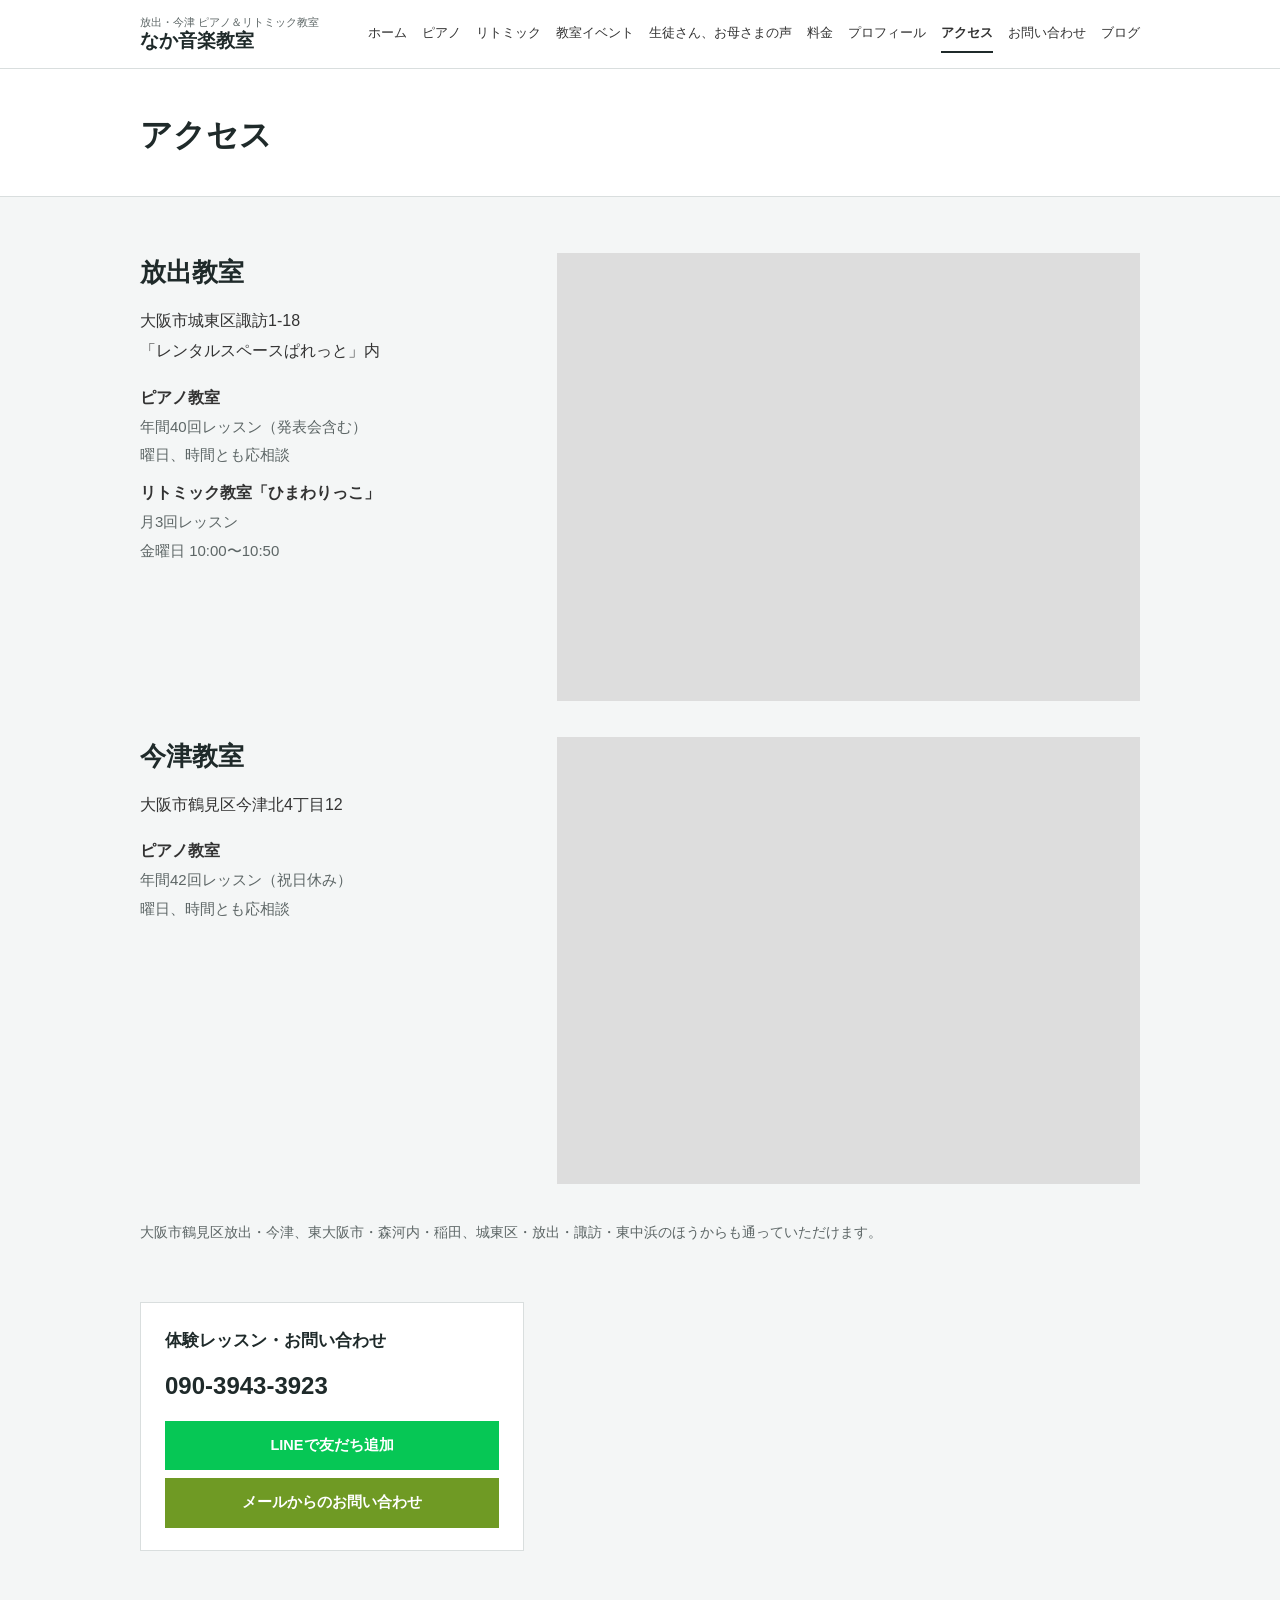
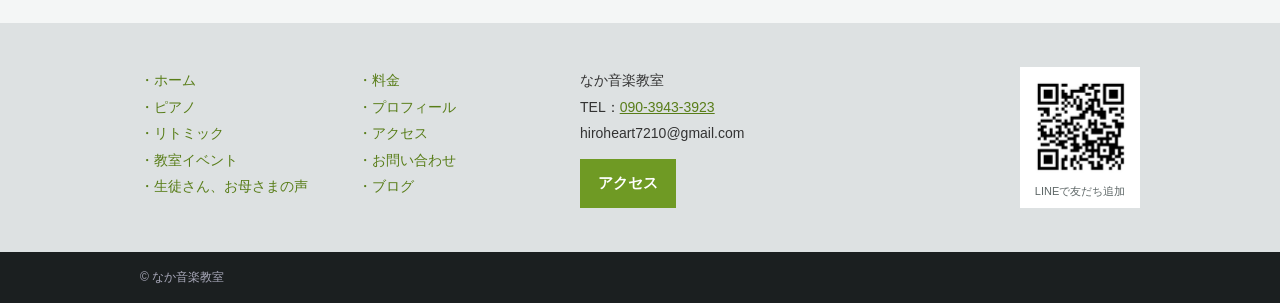
<file: d/access.html>
<!doctype html>
<html lang="ja">
<head>
<meta charset="utf-8">
<meta name="robots" content="noindex">
<meta name="viewport" content="width=device-width, initial-scale=1">
<title>アクセス｜大阪市城東区放出・鶴見区今津ピアノ＆リトミック教室 なか音楽教室</title>
<meta name="description" content="大阪市城東区諏訪（放出）・鶴見区今津のピアノ＆リトミック教室「なか音楽教室」。褒めて育てるをモットーに、幼児から大人まで一人ひとりに寄り添ったレッスンをしています。">
<link rel="stylesheet" href="style.css">
</head>
<body>
<header class="hd" id="hd">
  <div class="wrap hd-in">
    <a class="site" href="index.html"><small>放出・今津 ピアノ＆リトミック教室</small><b>なか音楽教室</b></a>
    <nav class="gnav" id="gnav"><a href="index.html">ホーム</a><a href="piano.html">ピアノ</a><a href="rhythmic.html">リトミック</a><a href="event.html">教室イベント</a><a href="voice.html">生徒さん、お母さまの声</a><a href="fee.html">料金</a><a href="profile.html">プロフィール</a><a href="access.html" class="cur">アクセス</a><a href="contact.html">お問い合わせ</a><a href="blog.html">ブログ</a></nav>
    <button class="menu-btn" id="menuBtn" aria-label="メニュー"><i></i><i></i><i></i></button>
  </div>
</header>
<div class="ptitle"><div class="wrap"><h1>アクセス</h1></div></div>
<main>
  <div class="wrap">

    <div class="acc">
      <div>
        <h2 class="bar">放出教室</h2>
        <p>大阪市城東区諏訪1-18<br>「レンタルスペースぱれっと」内</p>
        <dl>
          <dt>ピアノ教室</dt><dd>年間40回レッスン（発表会含む）<br>曜日、時間とも応相談</dd>
          <dt>リトミック教室「ひまわりっこ」</dt><dd>月3回レッスン<br>金曜日 10:00〜10:50</dd>
        </dl>
      </div>
      <div class="map"><iframe loading="lazy" title="放出教室の地図" src="https://maps.google.com/maps?q=%E5%A4%A7%E9%98%AA%E5%B8%82%E5%9F%8E%E6%9D%B1%E5%8C%BA%E8%AB%8F%E8%A8%AA1-18&z=16&output=embed"></iframe></div>
    </div>
    <div class="acc">
      <div>
        <h2 class="bar">今津教室</h2>
        <p>大阪市鶴見区今津北4丁目12</p>
        <dl><dt>ピアノ教室</dt><dd>年間42回レッスン（祝日休み）<br>曜日、時間とも応相談</dd></dl>
      </div>
      <div class="map"><iframe loading="lazy" title="今津教室の地図" src="https://maps.google.com/maps?q=%E5%A4%A7%E9%98%AA%E5%B8%82%E9%B6%B4%E8%A6%8B%E5%8C%BA%E4%BB%8A%E6%B4%A5%E5%8C%974%E4%B8%81%E7%9B%AE12&z=16&output=embed"></iframe></div>
    </div>
    <p class="note">大阪市鶴見区放出・今津、東大阪市・森河内・稲田、城東区・放出・諏訪・東中浜のほうからも通っていただけます。</p>

    <div class="cbox-end">
      <div class="cbox">
        <h3>体験レッスン・お問い合わせ</h3>
        <a class="tel" href="tel:09039433923">090-3943-3923</a>
        <div class="btns">
          <a class="btn btn-line" href="https://lin.ee/nwdocCs" target="_blank" rel="noopener">LINEで友だち追加</a>
          <a class="btn btn-green" href="contact.html">メールからのお問い合わせ</a>
        </div>
      </div>
    </div>
  </div>
</main>
<footer>
  <div class="ft">
    <div class="wrap ft-in">
      <ul><li><a href="index.html">・ホーム</a></li><li><a href="piano.html">・ピアノ</a></li><li><a href="rhythmic.html">・リトミック</a></li><li><a href="event.html">・教室イベント</a></li><li><a href="voice.html">・生徒さん、お母さまの声</a></li><li><a href="fee.html">・料金</a></li><li><a href="profile.html">・プロフィール</a></li><li><a href="access.html">・アクセス</a></li><li><a href="contact.html">・お問い合わせ</a></li><li><a href="blog.html">・ブログ</a></li></ul>
      <div>なか音楽教室<br>TEL：<a href="tel:09039433923">090-3943-3923</a><br>hiroheart7210@gmail.com<br><a class="btn btn-green" href="access.html">アクセス</a></div>
      <div class="qr"><img src="../assets/img/line_qr.jpg" alt="LINE友だち追加用QRコード"><small>LINEで友だち追加</small></div>
    </div>
  </div>
  <div class="bottom"><div class="wrap">© なか音楽教室</div></div>
</footer>
<script>
const hd=document.getElementById('hd');
document.getElementById('menuBtn').onclick=()=>hd.classList.toggle('open');
</script>
</body>
</html>
</file>
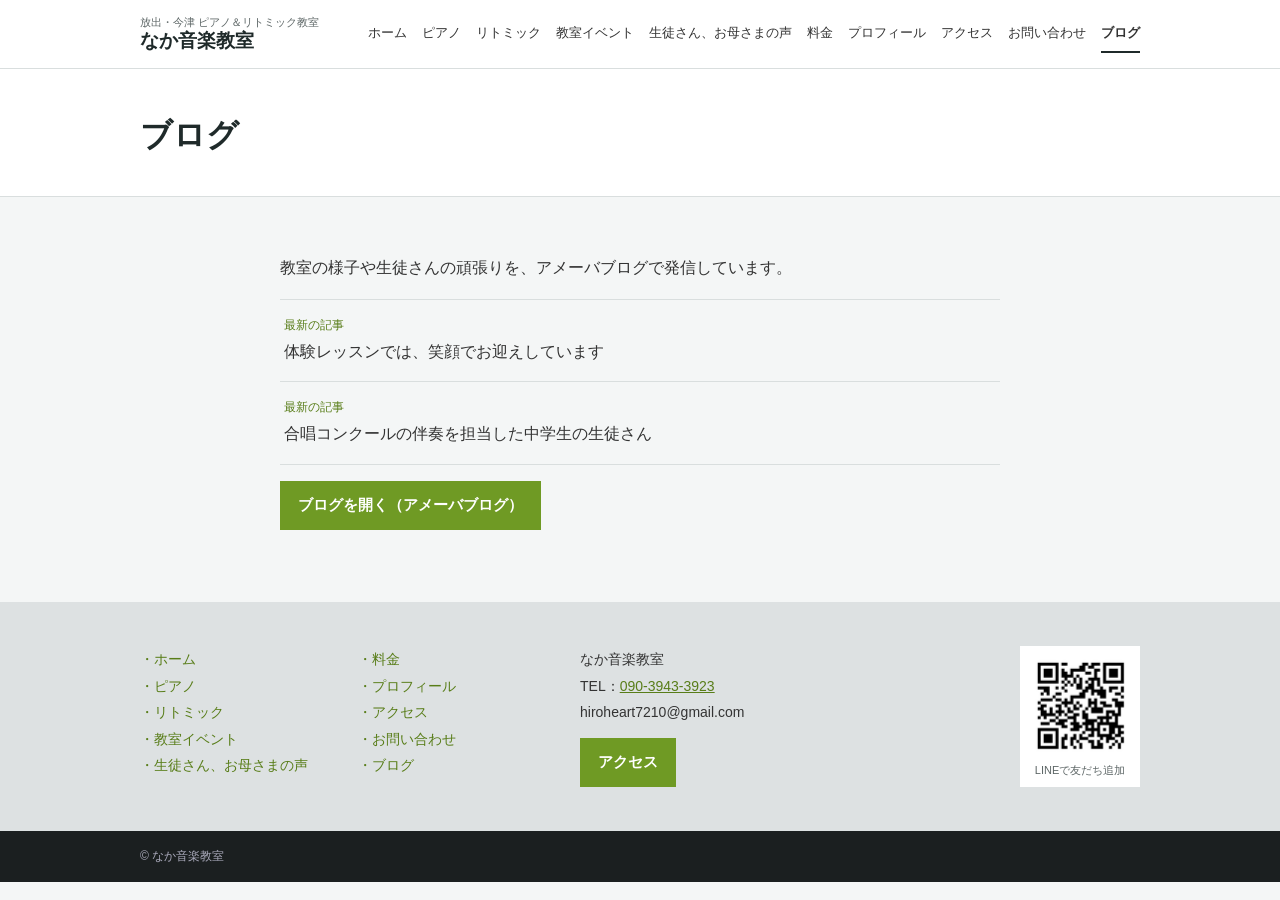
<file: d/blog.html>
<!doctype html>
<html lang="ja">
<head>
<meta charset="utf-8">
<meta name="robots" content="noindex">
<meta name="viewport" content="width=device-width, initial-scale=1">
<title>ブログ｜大阪市城東区放出・鶴見区今津ピアノ＆リトミック教室 なか音楽教室</title>
<meta name="description" content="大阪市城東区諏訪（放出）・鶴見区今津のピアノ＆リトミック教室「なか音楽教室」。褒めて育てるをモットーに、幼児から大人まで一人ひとりに寄り添ったレッスンをしています。">
<link rel="stylesheet" href="style.css">
</head>
<body>
<header class="hd" id="hd">
  <div class="wrap hd-in">
    <a class="site" href="index.html"><small>放出・今津 ピアノ＆リトミック教室</small><b>なか音楽教室</b></a>
    <nav class="gnav" id="gnav"><a href="index.html">ホーム</a><a href="piano.html">ピアノ</a><a href="rhythmic.html">リトミック</a><a href="event.html">教室イベント</a><a href="voice.html">生徒さん、お母さまの声</a><a href="fee.html">料金</a><a href="profile.html">プロフィール</a><a href="access.html">アクセス</a><a href="contact.html">お問い合わせ</a><a href="blog.html" class="cur">ブログ</a></nav>
    <button class="menu-btn" id="menuBtn" aria-label="メニュー"><i></i><i></i><i></i></button>
  </div>
</header>
<div class="ptitle"><div class="wrap"><h1>ブログ</h1></div></div>
<main>
  <div class="wrap">

    <div class="narrow">
      <p>教室の様子や生徒さんの頑張りを、アメーバブログで発信しています。</p>
      <ul class="blog-list">
        <li><a href="https://ameblo.jp/n-h-piano/entry-12984595063.html" target="_blank" rel="noopener"><small>最新の記事</small>体験レッスンでは、笑顔でお迎えしています</a></li>
        <li><a href="https://ameblo.jp/n-h-piano/entry-12982566428.html" target="_blank" rel="noopener"><small>最新の記事</small>合唱コンクールの伴奏を担当した中学生の生徒さん</a></li>
      </ul>
      <a class="btn btn-green" href="https://ameblo.jp/n-h-piano/" target="_blank" rel="noopener">ブログを開く（アメーバブログ）</a>
    </div>
  </div>
</main>
<footer>
  <div class="ft">
    <div class="wrap ft-in">
      <ul><li><a href="index.html">・ホーム</a></li><li><a href="piano.html">・ピアノ</a></li><li><a href="rhythmic.html">・リトミック</a></li><li><a href="event.html">・教室イベント</a></li><li><a href="voice.html">・生徒さん、お母さまの声</a></li><li><a href="fee.html">・料金</a></li><li><a href="profile.html">・プロフィール</a></li><li><a href="access.html">・アクセス</a></li><li><a href="contact.html">・お問い合わせ</a></li><li><a href="blog.html">・ブログ</a></li></ul>
      <div>なか音楽教室<br>TEL：<a href="tel:09039433923">090-3943-3923</a><br>hiroheart7210@gmail.com<br><a class="btn btn-green" href="access.html">アクセス</a></div>
      <div class="qr"><img src="../assets/img/line_qr.jpg" alt="LINE友だち追加用QRコード"><small>LINEで友だち追加</small></div>
    </div>
  </div>
  <div class="bottom"><div class="wrap">© なか音楽教室</div></div>
</footer>
<script>
const hd=document.getElementById('hd');
document.getElementById('menuBtn').onclick=()=>hd.classList.toggle('open');
</script>
</body>
</html>
</file>
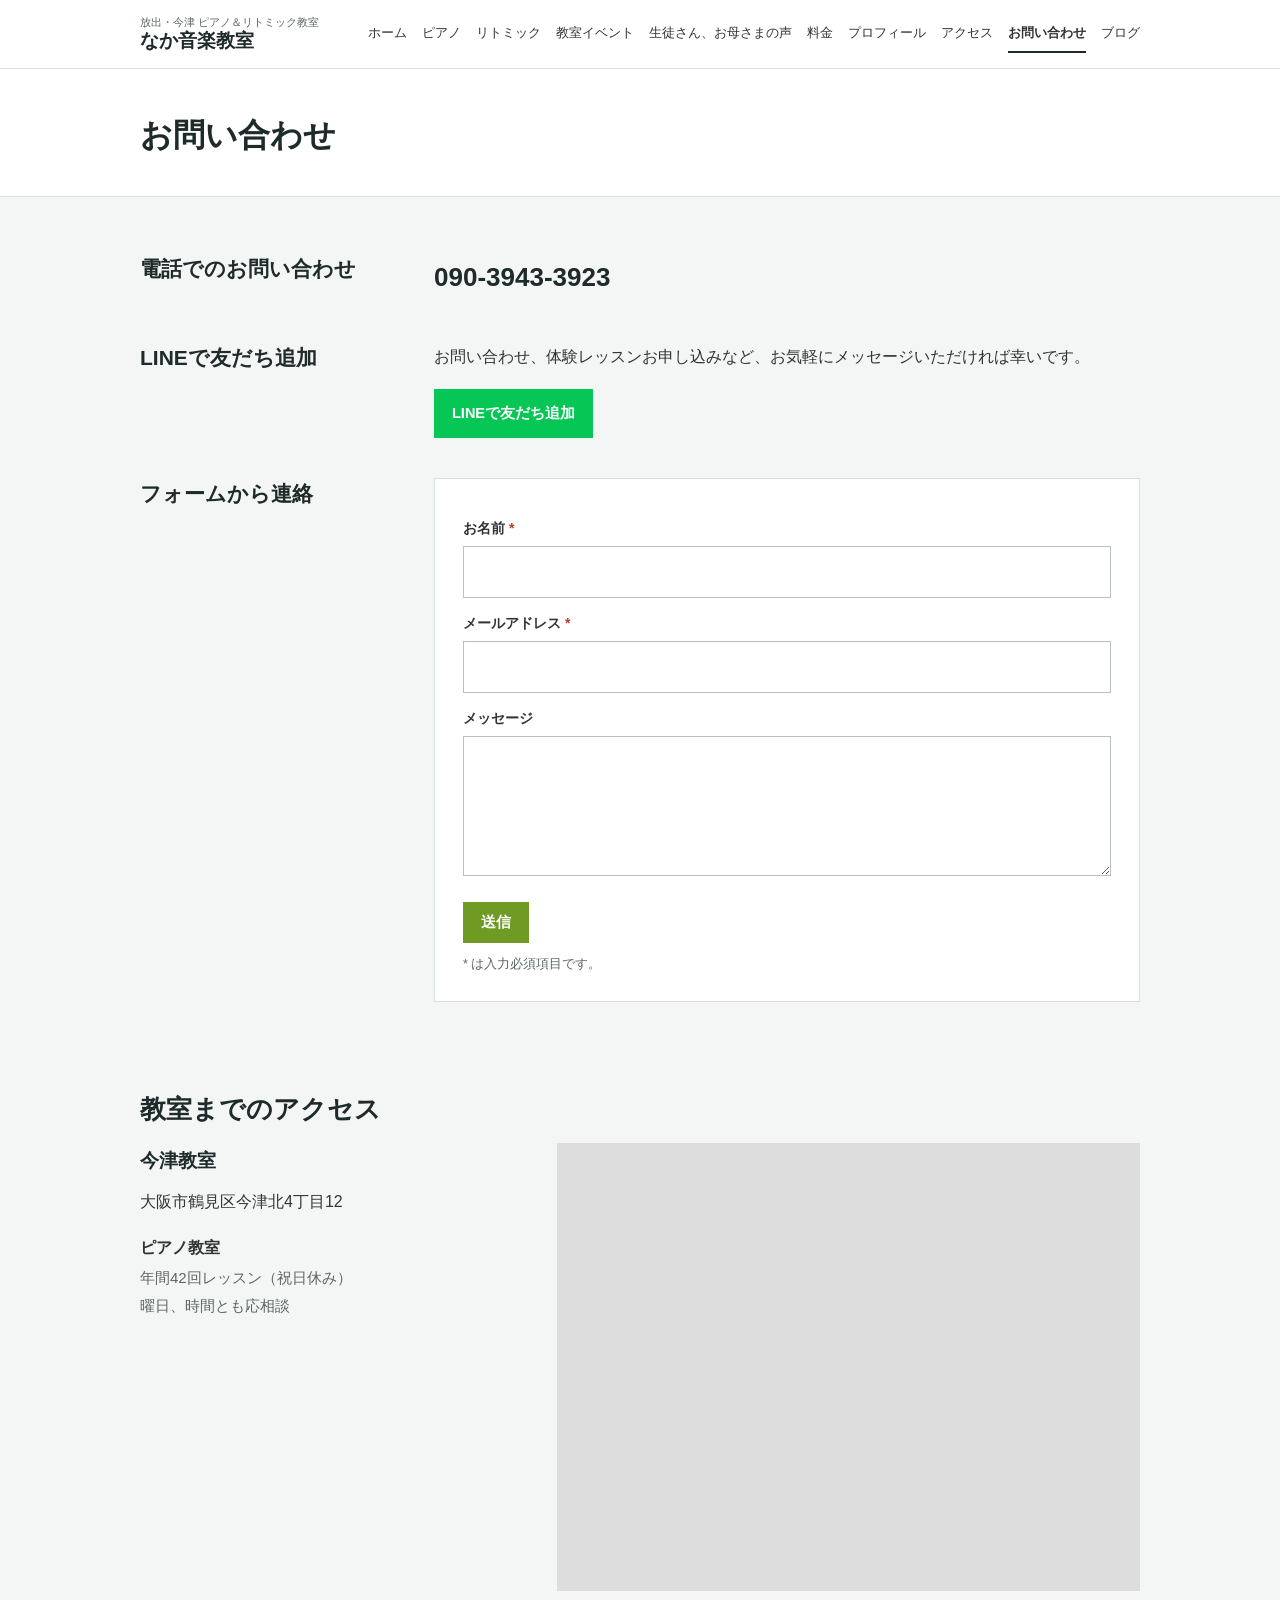
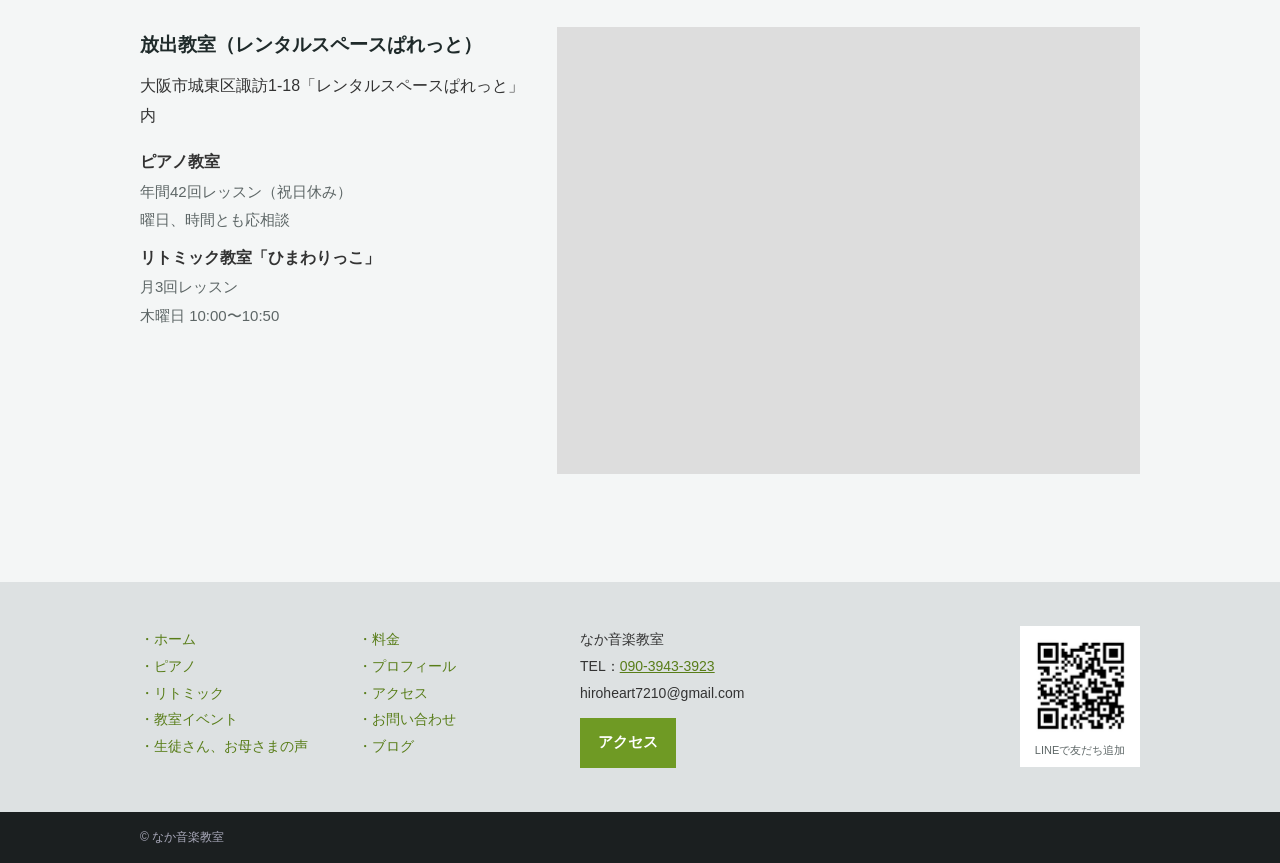
<file: d/contact.html>
<!doctype html>
<html lang="ja">
<head>
<meta charset="utf-8">
<meta name="robots" content="noindex">
<meta name="viewport" content="width=device-width, initial-scale=1">
<title>お問い合わせ｜大阪市城東区放出・鶴見区今津ピアノ＆リトミック教室 なか音楽教室</title>
<meta name="description" content="大阪市城東区諏訪（放出）・鶴見区今津のピアノ＆リトミック教室「なか音楽教室」。褒めて育てるをモットーに、幼児から大人まで一人ひとりに寄り添ったレッスンをしています。">
<link rel="stylesheet" href="style.css">
</head>
<body>
<header class="hd" id="hd">
  <div class="wrap hd-in">
    <a class="site" href="index.html"><small>放出・今津 ピアノ＆リトミック教室</small><b>なか音楽教室</b></a>
    <nav class="gnav" id="gnav"><a href="index.html">ホーム</a><a href="piano.html">ピアノ</a><a href="rhythmic.html">リトミック</a><a href="event.html">教室イベント</a><a href="voice.html">生徒さん、お母さまの声</a><a href="fee.html">料金</a><a href="profile.html">プロフィール</a><a href="access.html">アクセス</a><a href="contact.html" class="cur">お問い合わせ</a><a href="blog.html">ブログ</a></nav>
    <button class="menu-btn" id="menuBtn" aria-label="メニュー"><i></i><i></i><i></i></button>
  </div>
</header>
<div class="ptitle"><div class="wrap"><h1>お問い合わせ</h1></div></div>
<main>
  <div class="wrap">

    <div class="rowh"><h2 class="bar">電話でのお問い合わせ</h2><div><a class="tel" href="tel:09039433923" style="font-size:26px;font-weight:bold;color:var(--head);text-decoration:none">090-3943-3923</a></div></div>
    <div class="rowh"><h2 class="bar">LINEで友だち追加</h2><div><p>お問い合わせ、体験レッスンお申し込みなど、お気軽にメッセージいただければ幸いです。</p><a class="btn btn-line" href="https://lin.ee/nwdocCs" target="_blank" rel="noopener">LINEで友だち追加</a></div></div>
    <div class="rowh"><h2 class="bar">フォームから連絡</h2>
      <form class="form" id="form">
        <label>お名前<em>*</em></label><input name="name" required>
        <label>メールアドレス<em>*</em></label><input name="email" type="email" required>
        <label>メッセージ</label><textarea name="msg"></textarea>
        <button class="btn btn-green" type="submit">送信</button>
        <p class="memo">* は入力必須項目です。</p>
      </form>
    </div>
    <h2 class="bar">教室までのアクセス</h2>
    <div class="acc">
      <div><h3>今津教室</h3><p>大阪市鶴見区今津北4丁目12</p><dl><dt>ピアノ教室</dt><dd>年間42回レッスン（祝日休み）<br>曜日、時間とも応相談</dd></dl></div>
      <div class="map"><iframe loading="lazy" title="今津教室の地図" src="https://maps.google.com/maps?q=%E5%A4%A7%E9%98%AA%E5%B8%82%E9%B6%B4%E8%A6%8B%E5%8C%BA%E4%BB%8A%E6%B4%A5%E5%8C%974%E4%B8%81%E7%9B%AE12&z=16&output=embed"></iframe></div>
    </div>
    <div class="acc">
      <div><h3>放出教室（レンタルスペースぱれっと）</h3><p>大阪市城東区諏訪1-18「レンタルスペースぱれっと」内</p><dl><dt>ピアノ教室</dt><dd>年間42回レッスン（祝日休み）<br>曜日、時間とも応相談</dd><dt>リトミック教室「ひまわりっこ」</dt><dd>月3回レッスン<br>木曜日 10:00〜10:50</dd></dl></div>
      <div class="map"><iframe loading="lazy" title="放出教室の地図" src="https://maps.google.com/maps?q=%E5%A4%A7%E9%98%AA%E5%B8%82%E5%9F%8E%E6%9D%B1%E5%8C%BA%E8%AB%8F%E8%A8%AA1-18&z=16&output=embed"></iframe></div>
    </div>
    <script>
    // 静的サイト用の仮の送信：メールソフトを開いて内容を渡す（公開時はフォームサービスに差し替える）
    document.getElementById('form').addEventListener('submit',e=>{e.preventDefault();const f=e.target;
      const body='お名前：'+f.name.value+'\nメール：'+f.email.value+'\n\n'+f.msg.value;
      location.href='mailto:hiroheart7210@gmail.com?subject='+encodeURIComponent('ホームページからのお問い合わせ')+'&body='+encodeURIComponent(body);});
    </script>
  </div>
</main>
<footer>
  <div class="ft">
    <div class="wrap ft-in">
      <ul><li><a href="index.html">・ホーム</a></li><li><a href="piano.html">・ピアノ</a></li><li><a href="rhythmic.html">・リトミック</a></li><li><a href="event.html">・教室イベント</a></li><li><a href="voice.html">・生徒さん、お母さまの声</a></li><li><a href="fee.html">・料金</a></li><li><a href="profile.html">・プロフィール</a></li><li><a href="access.html">・アクセス</a></li><li><a href="contact.html">・お問い合わせ</a></li><li><a href="blog.html">・ブログ</a></li></ul>
      <div>なか音楽教室<br>TEL：<a href="tel:09039433923">090-3943-3923</a><br>hiroheart7210@gmail.com<br><a class="btn btn-green" href="access.html">アクセス</a></div>
      <div class="qr"><img src="../assets/img/line_qr.jpg" alt="LINE友だち追加用QRコード"><small>LINEで友だち追加</small></div>
    </div>
  </div>
  <div class="bottom"><div class="wrap">© なか音楽教室</div></div>
</footer>
<script>
const hd=document.getElementById('hd');
document.getElementById('menuBtn').onclick=()=>hd.classList.toggle('open');
</script>
</body>
</html>
</file>
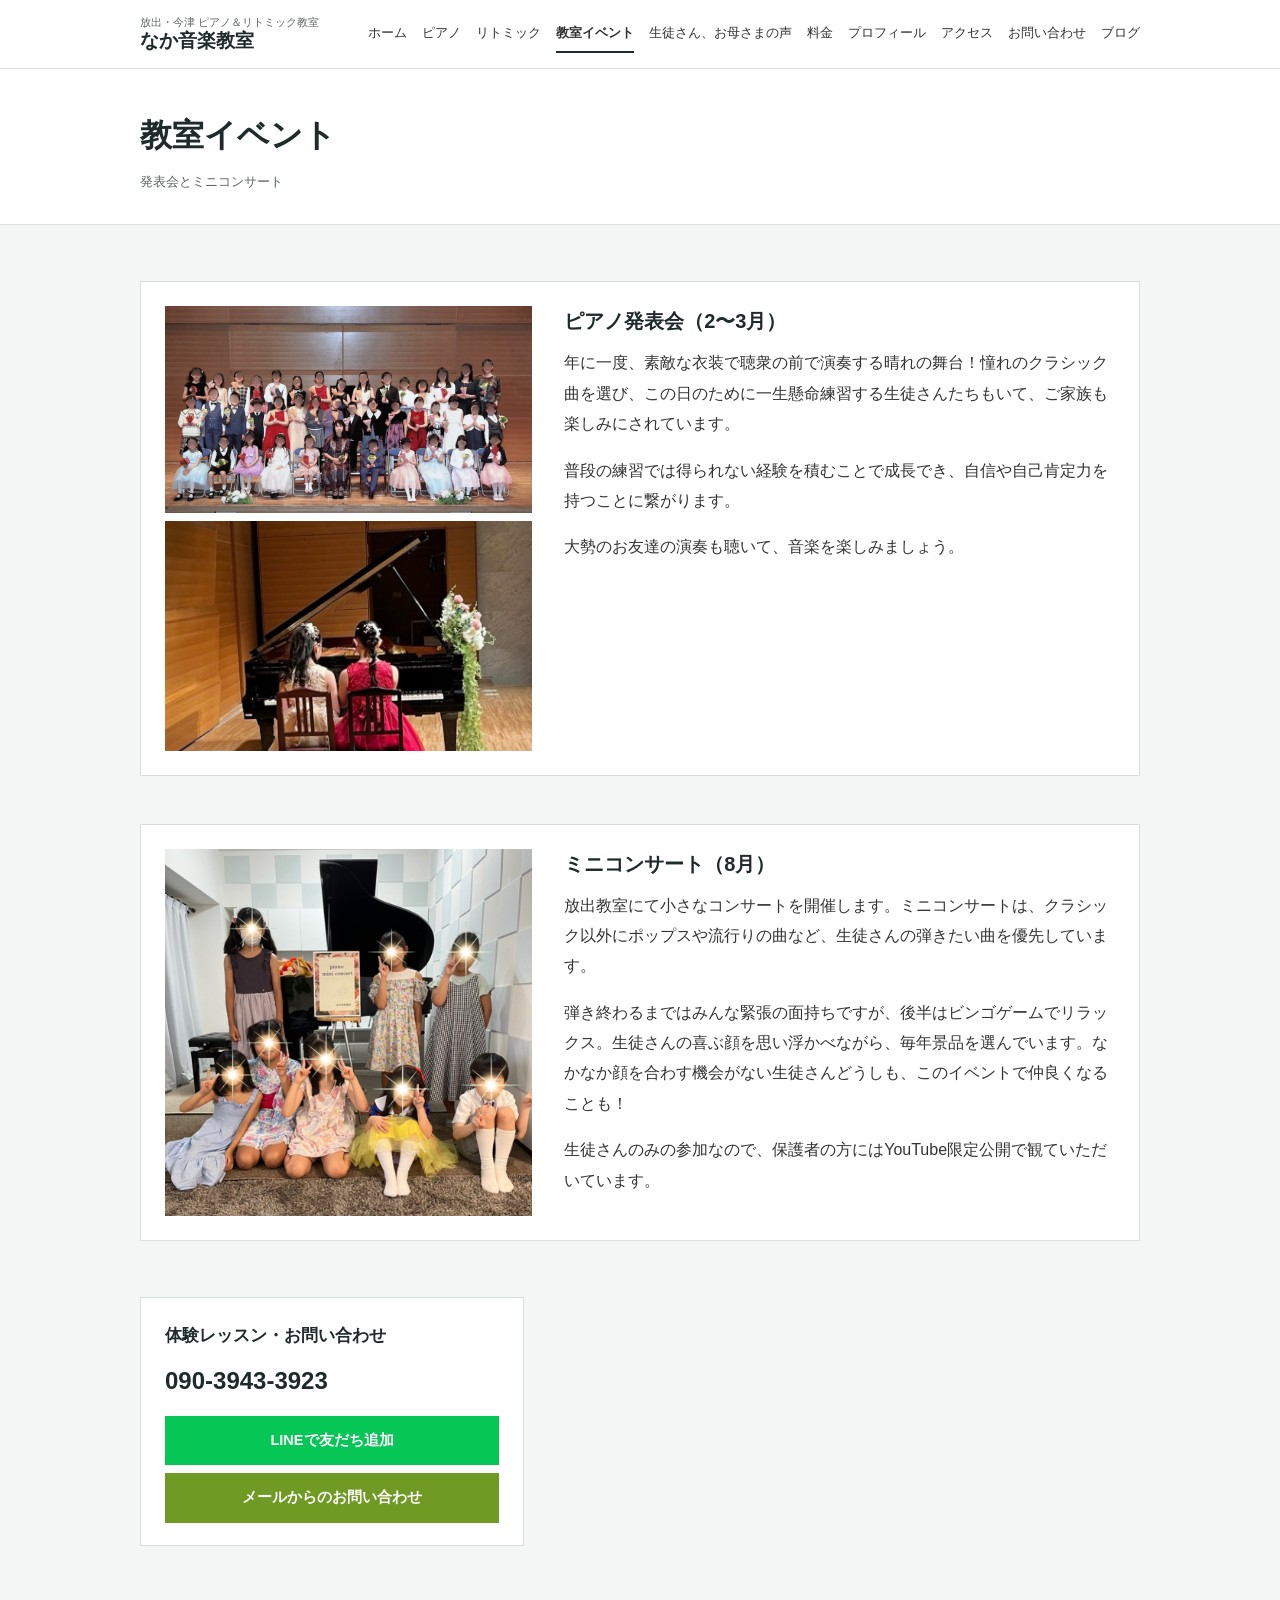
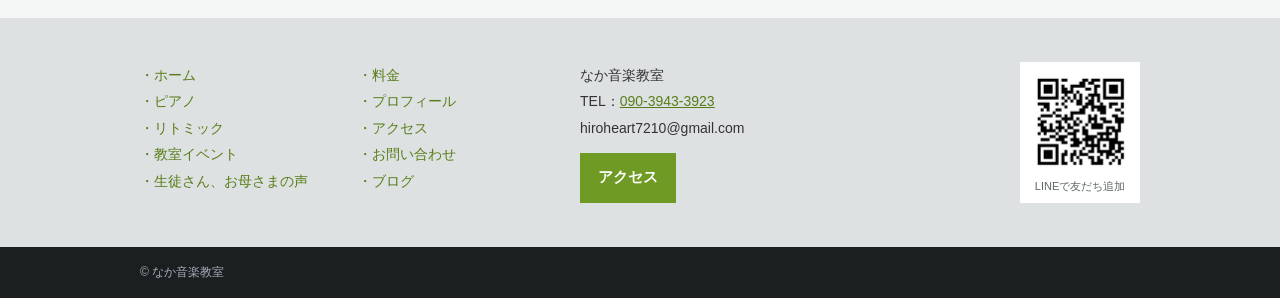
<file: d/event.html>
<!doctype html>
<html lang="ja">
<head>
<meta charset="utf-8">
<meta name="robots" content="noindex">
<meta name="viewport" content="width=device-width, initial-scale=1">
<title>教室イベント｜大阪市城東区放出・鶴見区今津ピアノ＆リトミック教室 なか音楽教室</title>
<meta name="description" content="大阪市城東区諏訪（放出）・鶴見区今津のピアノ＆リトミック教室「なか音楽教室」。褒めて育てるをモットーに、幼児から大人まで一人ひとりに寄り添ったレッスンをしています。">
<link rel="stylesheet" href="style.css">
</head>
<body>
<header class="hd" id="hd">
  <div class="wrap hd-in">
    <a class="site" href="index.html"><small>放出・今津 ピアノ＆リトミック教室</small><b>なか音楽教室</b></a>
    <nav class="gnav" id="gnav"><a href="index.html">ホーム</a><a href="piano.html">ピアノ</a><a href="rhythmic.html">リトミック</a><a href="event.html" class="cur">教室イベント</a><a href="voice.html">生徒さん、お母さまの声</a><a href="fee.html">料金</a><a href="profile.html">プロフィール</a><a href="access.html">アクセス</a><a href="contact.html">お問い合わせ</a><a href="blog.html">ブログ</a></nav>
    <button class="menu-btn" id="menuBtn" aria-label="メニュー"><i></i><i></i><i></i></button>
  </div>
</header>
<div class="ptitle"><div class="wrap"><h1>教室イベント</h1><p>発表会とミニコンサート</p></div></div>
<main>
  <div class="wrap">

    <div class="mrow">
      <div class="imgs"><img src="../assets/img/recital_group.jpg" alt="ピアノ発表会の集合写真" style="aspect-ratio:16/9"><img src="../assets/img/recital_stage.jpg" alt="発表会のステージ" style="aspect-ratio:16/10"></div>
      <div><h2 class="bar">ピアノ発表会（2〜3月）</h2>
        <p>年に一度、素敵な衣装で聴衆の前で演奏する晴れの舞台！憧れのクラシック曲を選び、この日のために一生懸命練習する生徒さんたちもいて、ご家族も楽しみにされています。</p>
        <p>普段の練習では得られない経験を積むことで成長でき、自信や自己肯定力を持つことに繋がります。</p>
        <p style="margin:0">大勢のお友達の演奏も聴いて、音楽を楽しみましょう。</p></div>
    </div>
    <div class="mrow">
      <div class="imgs"><img src="../assets/img/minicon.jpg" alt="ミニコンサートの生徒さん" style="aspect-ratio:1"></div>
      <div><h2 class="bar">ミニコンサート（8月）</h2>
        <p>放出教室にて小さなコンサートを開催します。ミニコンサートは、クラシック以外にポップスや流行りの曲など、生徒さんの弾きたい曲を優先しています。</p>
        <p>弾き終わるまではみんな緊張の面持ちですが、後半はビンゴゲームでリラックス。生徒さんの喜ぶ顔を思い浮かべながら、毎年景品を選んでいます。なかなか顔を合わす機会がない生徒さんどうしも、このイベントで仲良くなることも！</p>
        <p style="margin:0">生徒さんのみの参加なので、保護者の方にはYouTube限定公開で観ていただいています。</p></div>
    </div>

    <div class="cbox-end">
      <div class="cbox">
        <h3>体験レッスン・お問い合わせ</h3>
        <a class="tel" href="tel:09039433923">090-3943-3923</a>
        <div class="btns">
          <a class="btn btn-line" href="https://lin.ee/nwdocCs" target="_blank" rel="noopener">LINEで友だち追加</a>
          <a class="btn btn-green" href="contact.html">メールからのお問い合わせ</a>
        </div>
      </div>
    </div>
  </div>
</main>
<footer>
  <div class="ft">
    <div class="wrap ft-in">
      <ul><li><a href="index.html">・ホーム</a></li><li><a href="piano.html">・ピアノ</a></li><li><a href="rhythmic.html">・リトミック</a></li><li><a href="event.html">・教室イベント</a></li><li><a href="voice.html">・生徒さん、お母さまの声</a></li><li><a href="fee.html">・料金</a></li><li><a href="profile.html">・プロフィール</a></li><li><a href="access.html">・アクセス</a></li><li><a href="contact.html">・お問い合わせ</a></li><li><a href="blog.html">・ブログ</a></li></ul>
      <div>なか音楽教室<br>TEL：<a href="tel:09039433923">090-3943-3923</a><br>hiroheart7210@gmail.com<br><a class="btn btn-green" href="access.html">アクセス</a></div>
      <div class="qr"><img src="../assets/img/line_qr.jpg" alt="LINE友だち追加用QRコード"><small>LINEで友だち追加</small></div>
    </div>
  </div>
  <div class="bottom"><div class="wrap">© なか音楽教室</div></div>
</footer>
<script>
const hd=document.getElementById('hd');
document.getElementById('menuBtn').onclick=()=>hd.classList.toggle('open');
</script>
</body>
</html>
</file>
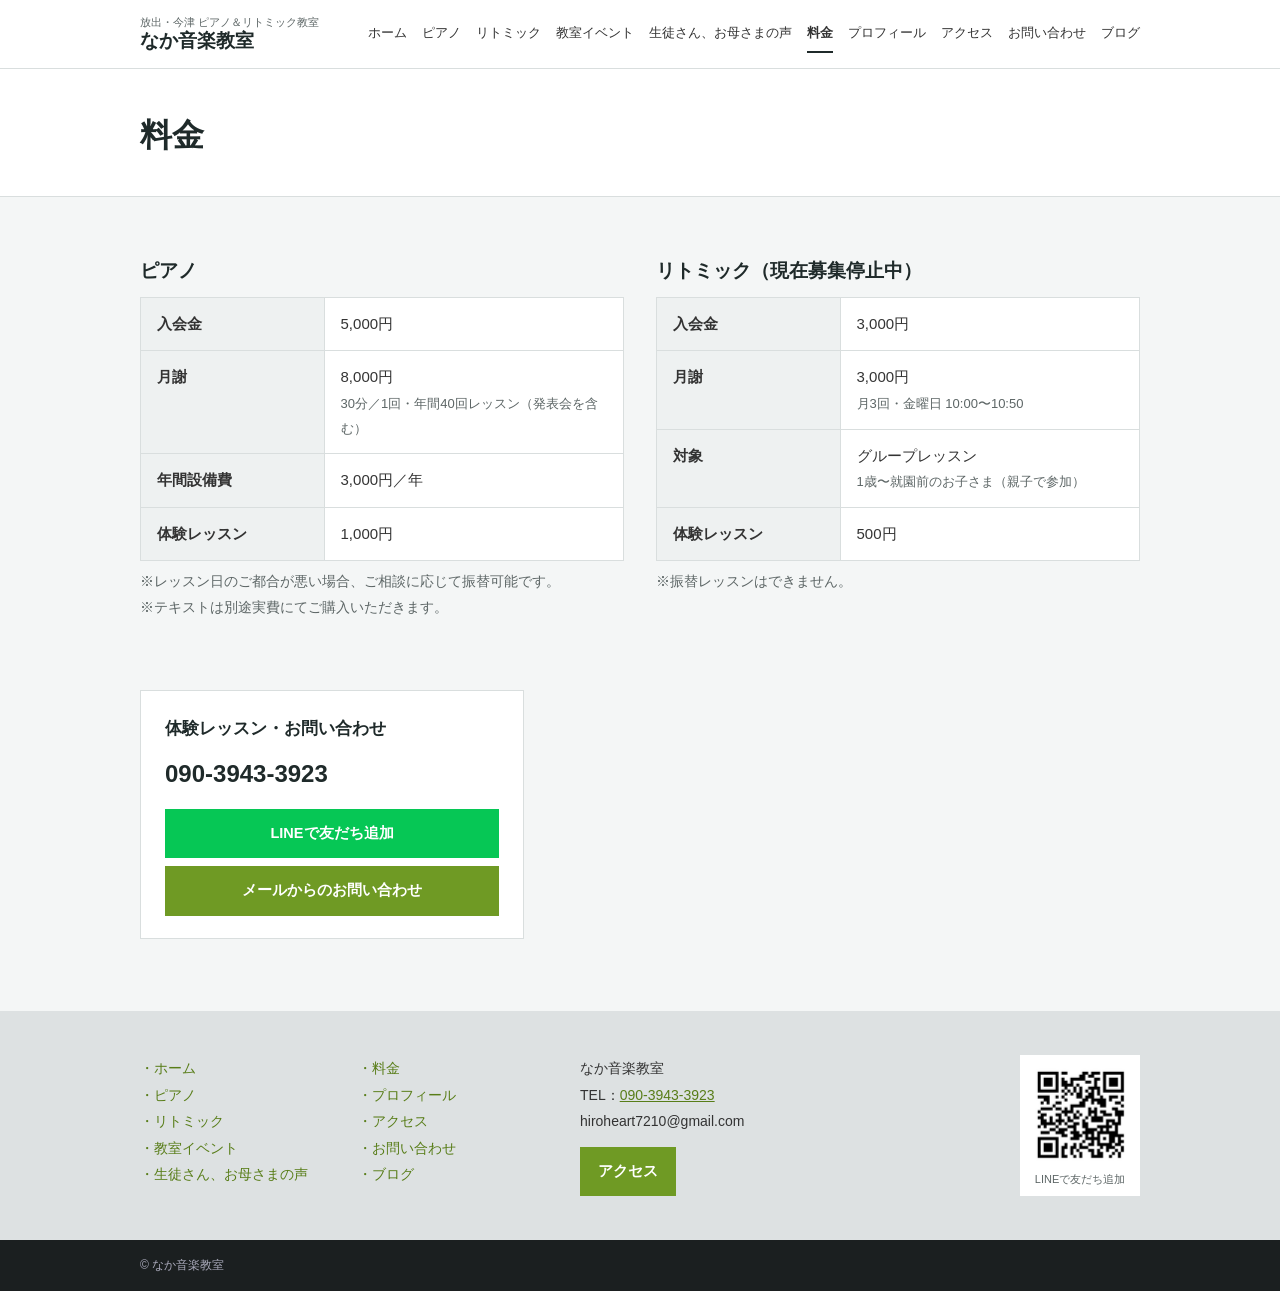
<file: d/fee.html>
<!doctype html>
<html lang="ja">
<head>
<meta charset="utf-8">
<meta name="robots" content="noindex">
<meta name="viewport" content="width=device-width, initial-scale=1">
<title>料金｜大阪市城東区放出・鶴見区今津ピアノ＆リトミック教室 なか音楽教室</title>
<meta name="description" content="大阪市城東区諏訪（放出）・鶴見区今津のピアノ＆リトミック教室「なか音楽教室」。褒めて育てるをモットーに、幼児から大人まで一人ひとりに寄り添ったレッスンをしています。">
<link rel="stylesheet" href="style.css">
</head>
<body>
<header class="hd" id="hd">
  <div class="wrap hd-in">
    <a class="site" href="index.html"><small>放出・今津 ピアノ＆リトミック教室</small><b>なか音楽教室</b></a>
    <nav class="gnav" id="gnav"><a href="index.html">ホーム</a><a href="piano.html">ピアノ</a><a href="rhythmic.html">リトミック</a><a href="event.html">教室イベント</a><a href="voice.html">生徒さん、お母さまの声</a><a href="fee.html" class="cur">料金</a><a href="profile.html">プロフィール</a><a href="access.html">アクセス</a><a href="contact.html">お問い合わせ</a><a href="blog.html">ブログ</a></nav>
    <button class="menu-btn" id="menuBtn" aria-label="メニュー"><i></i><i></i><i></i></button>
  </div>
</header>
<div class="ptitle"><div class="wrap"><h1>料金</h1></div></div>
<main>
  <div class="wrap">

    <div class="fee">
      <div>
        <table class="t"><caption>ピアノ</caption>
          <tr><th>入会金</th><td>5,000円</td></tr>
          <tr><th>月謝</th><td>8,000円<small>30分／1回・年間40回レッスン（発表会を含む）</small></td></tr>
          <tr><th>年間設備費</th><td>3,000円／年</td></tr>
          <tr><th>体験レッスン</th><td>1,000円</td></tr>
        </table>
        <p class="note">※レッスン日のご都合が悪い場合、ご相談に応じて振替可能です。<br>※テキストは別途実費にてご購入いただきます。</p>
      </div>
      <div>
        <table class="t"><caption>リトミック（現在募集停止中）</caption>
          <tr><th>入会金</th><td>3,000円</td></tr>
          <tr><th>月謝</th><td>3,000円<small>月3回・金曜日 10:00〜10:50</small></td></tr>
          <tr><th>対象</th><td>グループレッスン<small>1歳〜就園前のお子さま（親子で参加）</small></td></tr>
          <tr><th>体験レッスン</th><td>500円</td></tr>
        </table>
        <p class="note">※振替レッスンはできません。</p>
      </div>
    </div>

    <div class="cbox-end">
      <div class="cbox">
        <h3>体験レッスン・お問い合わせ</h3>
        <a class="tel" href="tel:09039433923">090-3943-3923</a>
        <div class="btns">
          <a class="btn btn-line" href="https://lin.ee/nwdocCs" target="_blank" rel="noopener">LINEで友だち追加</a>
          <a class="btn btn-green" href="contact.html">メールからのお問い合わせ</a>
        </div>
      </div>
    </div>
  </div>
</main>
<footer>
  <div class="ft">
    <div class="wrap ft-in">
      <ul><li><a href="index.html">・ホーム</a></li><li><a href="piano.html">・ピアノ</a></li><li><a href="rhythmic.html">・リトミック</a></li><li><a href="event.html">・教室イベント</a></li><li><a href="voice.html">・生徒さん、お母さまの声</a></li><li><a href="fee.html">・料金</a></li><li><a href="profile.html">・プロフィール</a></li><li><a href="access.html">・アクセス</a></li><li><a href="contact.html">・お問い合わせ</a></li><li><a href="blog.html">・ブログ</a></li></ul>
      <div>なか音楽教室<br>TEL：<a href="tel:09039433923">090-3943-3923</a><br>hiroheart7210@gmail.com<br><a class="btn btn-green" href="access.html">アクセス</a></div>
      <div class="qr"><img src="../assets/img/line_qr.jpg" alt="LINE友だち追加用QRコード"><small>LINEで友だち追加</small></div>
    </div>
  </div>
  <div class="bottom"><div class="wrap">© なか音楽教室</div></div>
</footer>
<script>
const hd=document.getElementById('hd');
document.getElementById('menuBtn').onclick=()=>hd.classList.toggle('open');
</script>
</body>
</html>
</file>
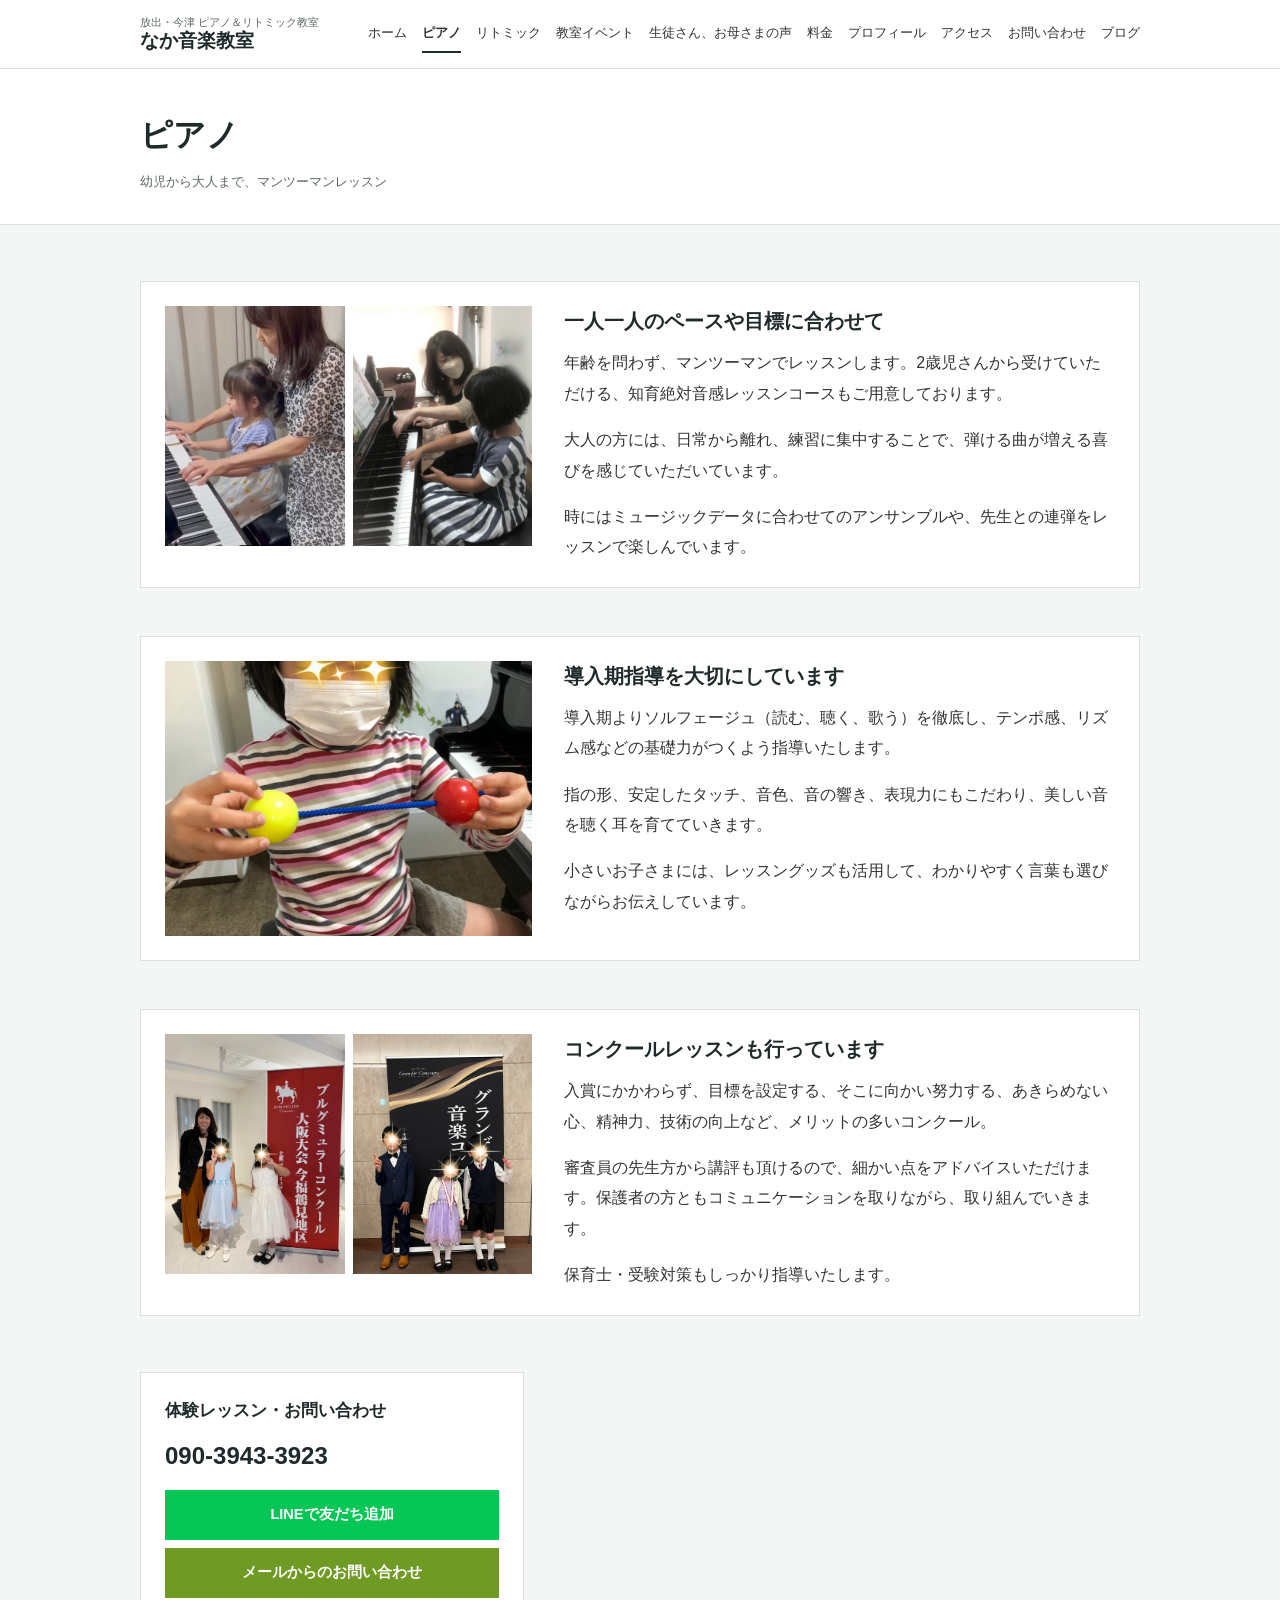
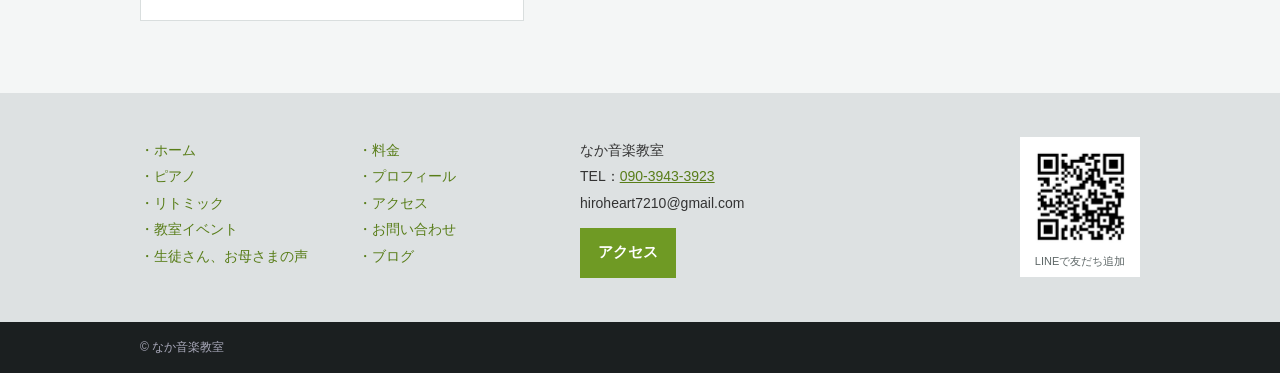
<file: d/piano.html>
<!doctype html>
<html lang="ja">
<head>
<meta charset="utf-8">
<meta name="robots" content="noindex">
<meta name="viewport" content="width=device-width, initial-scale=1">
<title>ピアノ｜大阪市城東区放出・鶴見区今津ピアノ＆リトミック教室 なか音楽教室</title>
<meta name="description" content="大阪市城東区諏訪（放出）・鶴見区今津のピアノ＆リトミック教室「なか音楽教室」。褒めて育てるをモットーに、幼児から大人まで一人ひとりに寄り添ったレッスンをしています。">
<link rel="stylesheet" href="style.css">
</head>
<body>
<header class="hd" id="hd">
  <div class="wrap hd-in">
    <a class="site" href="index.html"><small>放出・今津 ピアノ＆リトミック教室</small><b>なか音楽教室</b></a>
    <nav class="gnav" id="gnav"><a href="index.html">ホーム</a><a href="piano.html" class="cur">ピアノ</a><a href="rhythmic.html">リトミック</a><a href="event.html">教室イベント</a><a href="voice.html">生徒さん、お母さまの声</a><a href="fee.html">料金</a><a href="profile.html">プロフィール</a><a href="access.html">アクセス</a><a href="contact.html">お問い合わせ</a><a href="blog.html">ブログ</a></nav>
    <button class="menu-btn" id="menuBtn" aria-label="メニュー"><i></i><i></i><i></i></button>
  </div>
</header>
<div class="ptitle"><div class="wrap"><h1>ピアノ</h1><p>幼児から大人まで、マンツーマンレッスン</p></div></div>
<main>
  <div class="wrap">

    <div class="mrow">
      <div class="imgs two-img"><img src="../assets/img/lesson.jpg" alt="講師と一緒にピアノを弾く女の子"><img src="../assets/img/duet.jpg" alt="連弾する講師と生徒"></div>
      <div><h2 class="bar">一人一人のペースや目標に合わせて</h2>
        <p>年齢を問わず、マンツーマンでレッスンします。2歳児さんから受けていただける、知育絶対音感レッスンコースもご用意しております。</p>
        <p>大人の方には、日常から離れ、練習に集中することで、弾ける曲が増える喜びを感じていただいています。</p>
        <p style="margin:0">時にはミュージックデータに合わせてのアンサンブルや、先生との連弾をレッスンで楽しんでいます。</p></div>
    </div>
    <div class="mrow">
      <div class="imgs land"><img src="../assets/img/goods.jpg" alt="レッスングッズを使う子ども"></div>
      <div><h2 class="bar">導入期指導を大切にしています</h2>
        <p>導入期よりソルフェージュ（読む、聴く、歌う）を徹底し、テンポ感、リズム感などの基礎力がつくよう指導いたします。</p>
        <p>指の形、安定したタッチ、音色、音の響き、表現力にもこだわり、美しい音を聴く耳を育てていきます。</p>
        <p style="margin:0">小さいお子さまには、レッスングッズも活用して、わかりやすく言葉も選びながらお伝えしています。</p></div>
    </div>
    <div class="mrow">
      <div class="imgs two-img"><img src="../assets/img/concours1.jpg" alt="コンクールに出場した生徒さん"><img src="../assets/img/concours2.jpg" alt="コンクールに出場した生徒さん"></div>
      <div><h2 class="bar">コンクールレッスンも行っています</h2>
        <p>入賞にかかわらず、目標を設定する、そこに向かい努力する、あきらめない心、精神力、技術の向上など、メリットの多いコンクール。</p>
        <p>審査員の先生方から講評も頂けるので、細かい点をアドバイスいただけます。保護者の方ともコミュニケーションを取りながら、取り組んでいきます。</p>
        <p style="margin:0">保育士・受験対策もしっかり指導いたします。</p></div>
    </div>

    <div class="cbox-end">
      <div class="cbox">
        <h3>体験レッスン・お問い合わせ</h3>
        <a class="tel" href="tel:09039433923">090-3943-3923</a>
        <div class="btns">
          <a class="btn btn-line" href="https://lin.ee/nwdocCs" target="_blank" rel="noopener">LINEで友だち追加</a>
          <a class="btn btn-green" href="contact.html">メールからのお問い合わせ</a>
        </div>
      </div>
    </div>
  </div>
</main>
<footer>
  <div class="ft">
    <div class="wrap ft-in">
      <ul><li><a href="index.html">・ホーム</a></li><li><a href="piano.html">・ピアノ</a></li><li><a href="rhythmic.html">・リトミック</a></li><li><a href="event.html">・教室イベント</a></li><li><a href="voice.html">・生徒さん、お母さまの声</a></li><li><a href="fee.html">・料金</a></li><li><a href="profile.html">・プロフィール</a></li><li><a href="access.html">・アクセス</a></li><li><a href="contact.html">・お問い合わせ</a></li><li><a href="blog.html">・ブログ</a></li></ul>
      <div>なか音楽教室<br>TEL：<a href="tel:09039433923">090-3943-3923</a><br>hiroheart7210@gmail.com<br><a class="btn btn-green" href="access.html">アクセス</a></div>
      <div class="qr"><img src="../assets/img/line_qr.jpg" alt="LINE友だち追加用QRコード"><small>LINEで友だち追加</small></div>
    </div>
  </div>
  <div class="bottom"><div class="wrap">© なか音楽教室</div></div>
</footer>
<script>
const hd=document.getElementById('hd');
document.getElementById('menuBtn').onclick=()=>hd.classList.toggle('open');
</script>
</body>
</html>
</file>
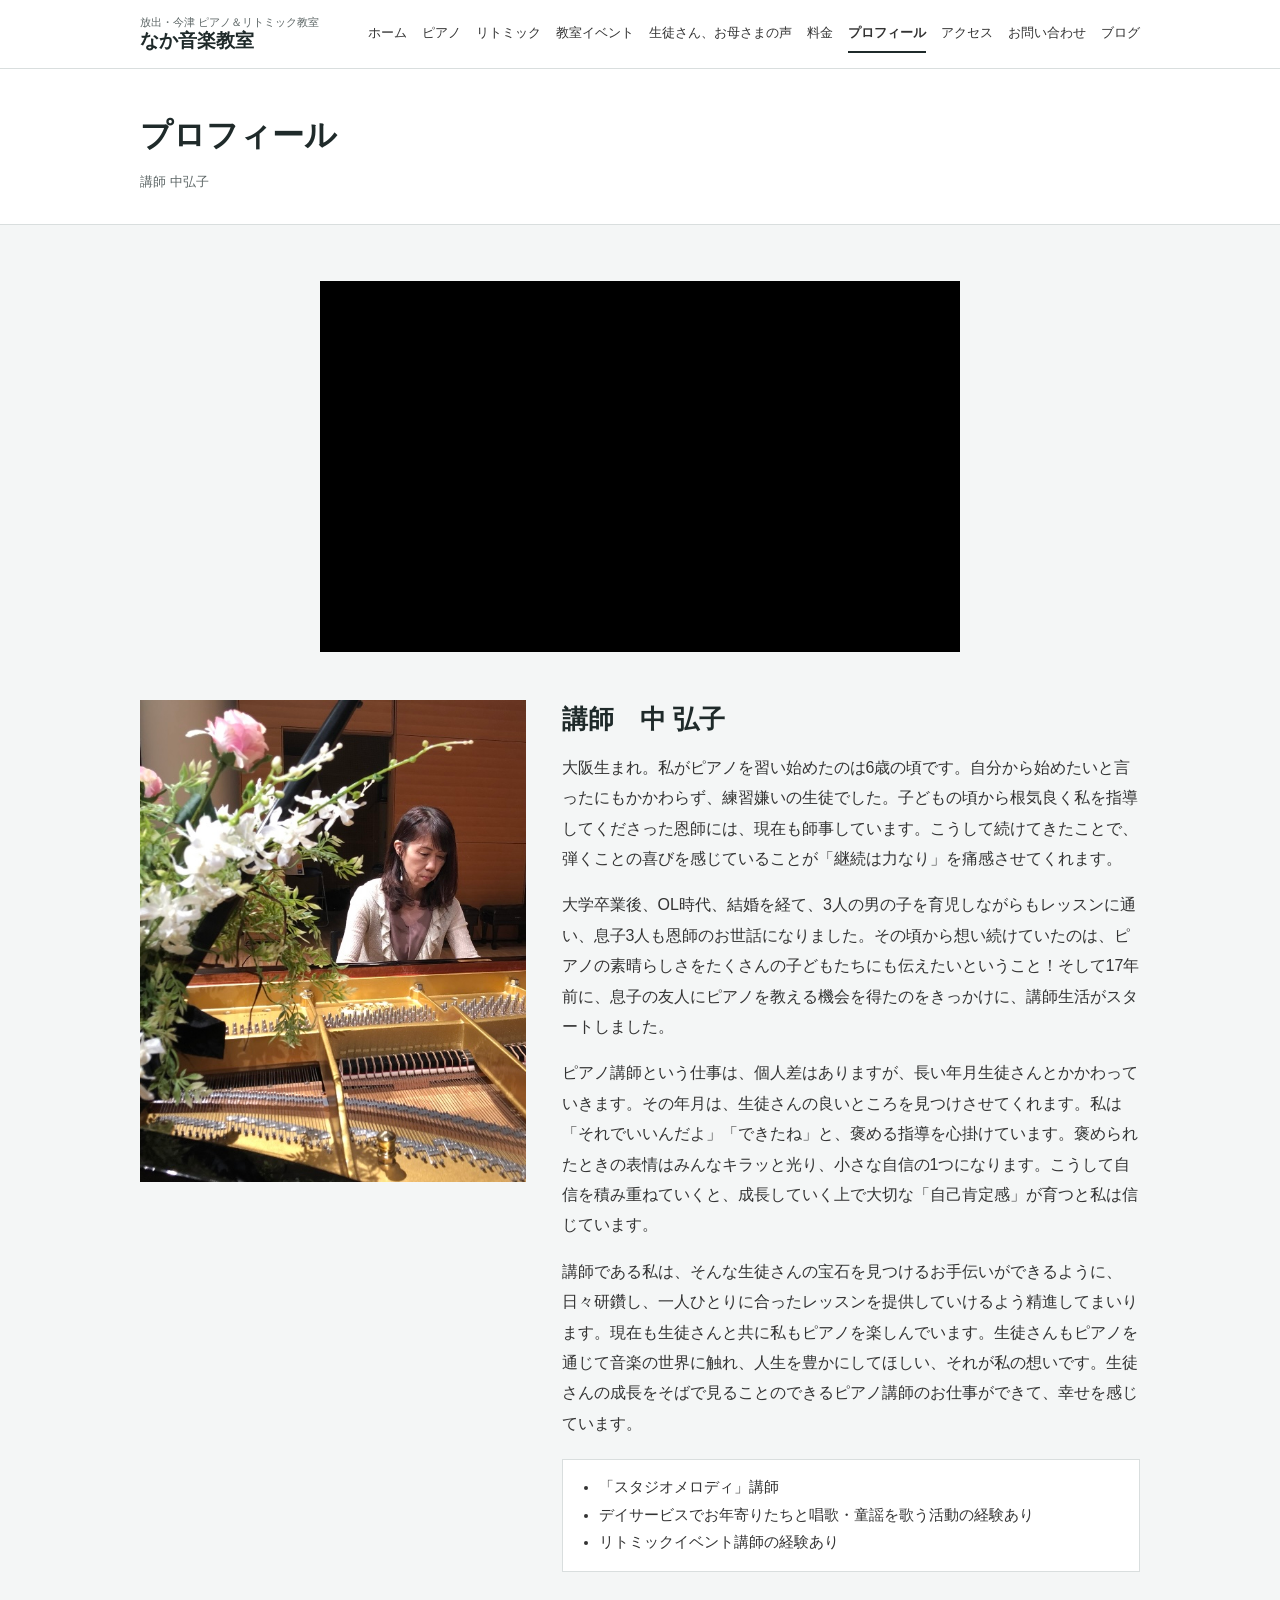
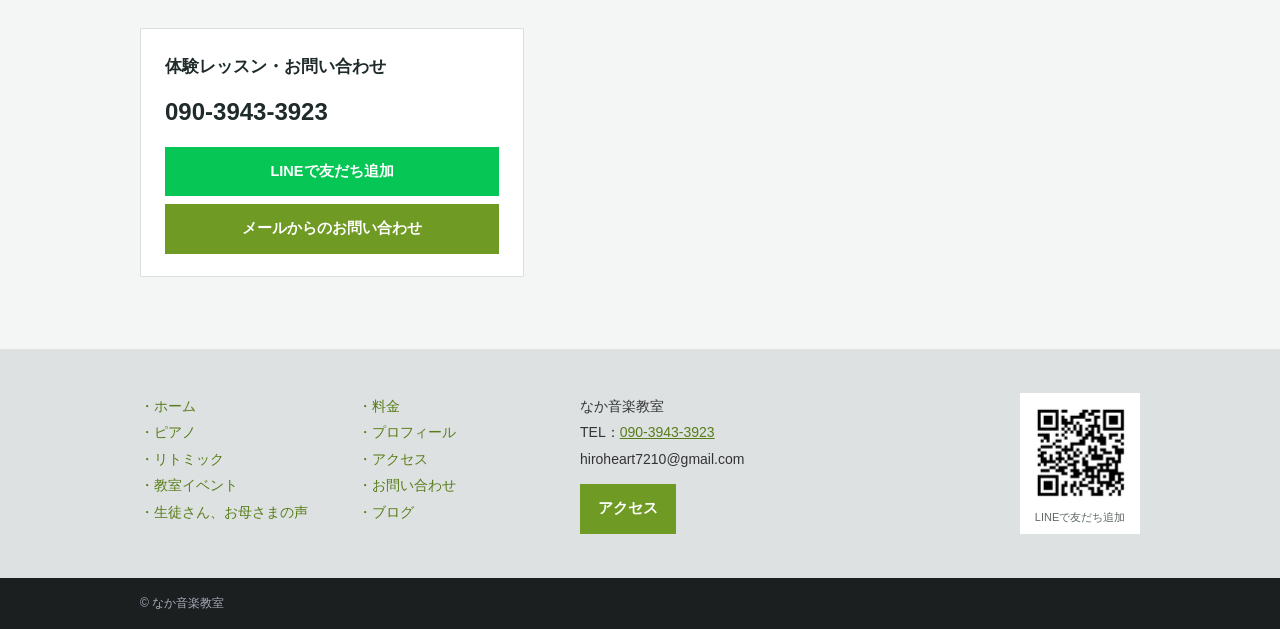
<file: d/profile.html>
<!doctype html>
<html lang="ja">
<head>
<meta charset="utf-8">
<meta name="robots" content="noindex">
<meta name="viewport" content="width=device-width, initial-scale=1">
<title>プロフィール｜大阪市城東区放出・鶴見区今津ピアノ＆リトミック教室 なか音楽教室</title>
<meta name="description" content="大阪市城東区諏訪（放出）・鶴見区今津のピアノ＆リトミック教室「なか音楽教室」。褒めて育てるをモットーに、幼児から大人まで一人ひとりに寄り添ったレッスンをしています。">
<link rel="stylesheet" href="style.css">
</head>
<body>
<header class="hd" id="hd">
  <div class="wrap hd-in">
    <a class="site" href="index.html"><small>放出・今津 ピアノ＆リトミック教室</small><b>なか音楽教室</b></a>
    <nav class="gnav" id="gnav"><a href="index.html">ホーム</a><a href="piano.html">ピアノ</a><a href="rhythmic.html">リトミック</a><a href="event.html">教室イベント</a><a href="voice.html">生徒さん、お母さまの声</a><a href="fee.html">料金</a><a href="profile.html" class="cur">プロフィール</a><a href="access.html">アクセス</a><a href="contact.html">お問い合わせ</a><a href="blog.html">ブログ</a></nav>
    <button class="menu-btn" id="menuBtn" aria-label="メニュー"><i></i><i></i><i></i></button>
  </div>
</header>
<div class="ptitle"><div class="wrap"><h1>プロフィール</h1><p>講師 中弘子</p></div></div>
<main>
  <div class="wrap">

    <div class="video"><iframe loading="lazy" src="https://www.youtube-nocookie.com/embed/vCpdfSwFGvM" title="講師の演奏" allow="accelerometer; encrypted-media; picture-in-picture" allowfullscreen></iframe></div>
    <div class="prof">
      <div class="ph"><img src="../assets/img/teacher_play.jpg" alt="講師 中弘子"></div>
      <div>
        <h2 class="bar">講師　中 弘子</h2>
        <p>大阪生まれ。私がピアノを習い始めたのは6歳の頃です。自分から始めたいと言ったにもかかわらず、練習嫌いの生徒でした。子どもの頃から根気良く私を指導してくださった恩師には、現在も師事しています。こうして続けてきたことで、弾くことの喜びを感じていることが「継続は力なり」を痛感させてくれます。</p>
        <p>大学卒業後、OL時代、結婚を経て、3人の男の子を育児しながらもレッスンに通い、息子3人も恩師のお世話になりました。その頃から想い続けていたのは、ピアノの素晴らしさをたくさんの子どもたちにも伝えたいということ！そして17年前に、息子の友人にピアノを教える機会を得たのをきっかけに、講師生活がスタートしました。</p>
        <p>ピアノ講師という仕事は、個人差はありますが、長い年月生徒さんとかかわっていきます。その年月は、生徒さんの良いところを見つけさせてくれます。私は「それでいいんだよ」「できたね」と、褒める指導を心掛けています。褒められたときの表情はみんなキラッと光り、小さな自信の1つになります。こうして自信を積み重ねていくと、成長していく上で大切な「自己肯定感」が育つと私は信じています。</p>
        <p>講師である私は、そんな生徒さんの宝石を見つけるお手伝いができるように、日々研鑽し、一人ひとりに合ったレッスンを提供していけるよう精進してまいります。現在も生徒さんと共に私もピアノを楽しんでいます。生徒さんもピアノを通じて音楽の世界に触れ、人生を豊かにしてほしい、それが私の想いです。生徒さんの成長をそばで見ることのできるピアノ講師のお仕事ができて、幸せを感じています。</p>
        <ul class="career"><li>「スタジオメロディ」講師</li><li>デイサービスでお年寄りたちと唱歌・童謡を歌う活動の経験あり</li><li>リトミックイベント講師の経験あり</li></ul>
      </div>
    </div>

    <div class="cbox-end">
      <div class="cbox">
        <h3>体験レッスン・お問い合わせ</h3>
        <a class="tel" href="tel:09039433923">090-3943-3923</a>
        <div class="btns">
          <a class="btn btn-line" href="https://lin.ee/nwdocCs" target="_blank" rel="noopener">LINEで友だち追加</a>
          <a class="btn btn-green" href="contact.html">メールからのお問い合わせ</a>
        </div>
      </div>
    </div>
  </div>
</main>
<footer>
  <div class="ft">
    <div class="wrap ft-in">
      <ul><li><a href="index.html">・ホーム</a></li><li><a href="piano.html">・ピアノ</a></li><li><a href="rhythmic.html">・リトミック</a></li><li><a href="event.html">・教室イベント</a></li><li><a href="voice.html">・生徒さん、お母さまの声</a></li><li><a href="fee.html">・料金</a></li><li><a href="profile.html">・プロフィール</a></li><li><a href="access.html">・アクセス</a></li><li><a href="contact.html">・お問い合わせ</a></li><li><a href="blog.html">・ブログ</a></li></ul>
      <div>なか音楽教室<br>TEL：<a href="tel:09039433923">090-3943-3923</a><br>hiroheart7210@gmail.com<br><a class="btn btn-green" href="access.html">アクセス</a></div>
      <div class="qr"><img src="../assets/img/line_qr.jpg" alt="LINE友だち追加用QRコード"><small>LINEで友だち追加</small></div>
    </div>
  </div>
  <div class="bottom"><div class="wrap">© なか音楽教室</div></div>
</footer>
<script>
const hd=document.getElementById('hd');
document.getElementById('menuBtn').onclick=()=>hd.classList.toggle('open');
</script>
</body>
</html>
</file>
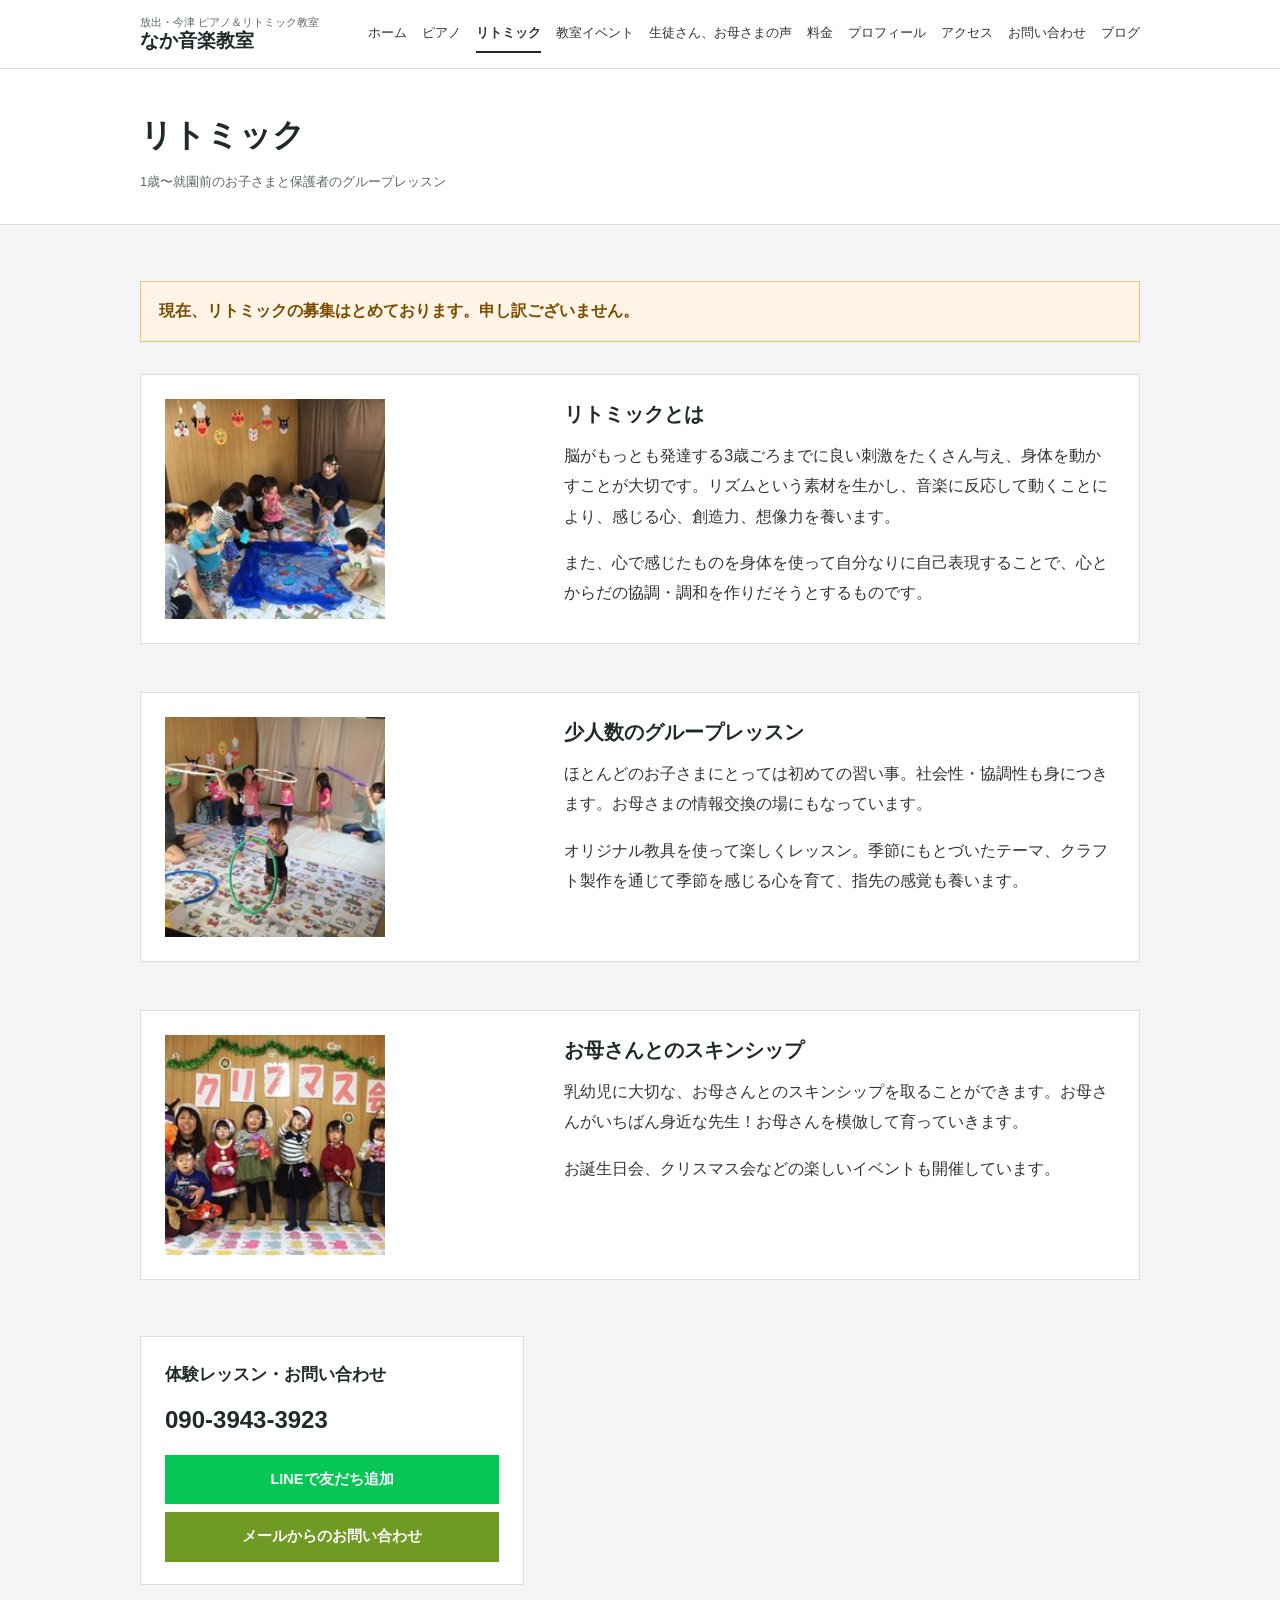
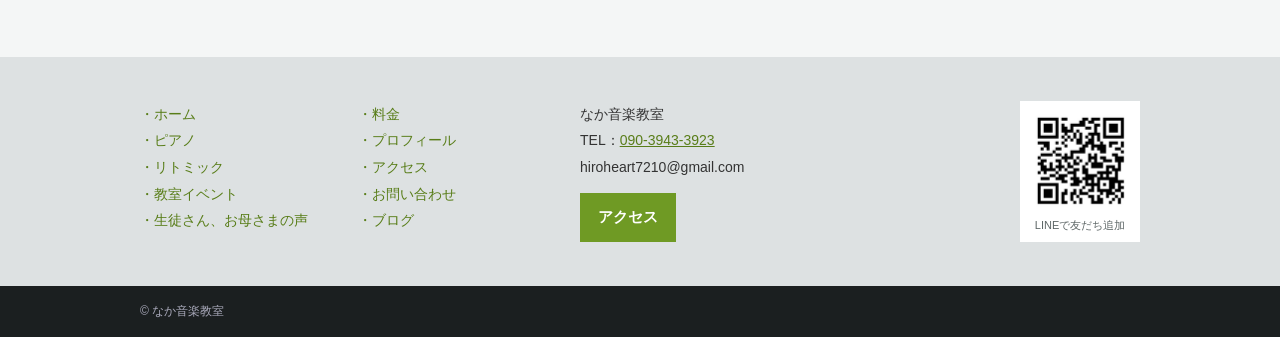
<file: d/rhythmic.html>
<!doctype html>
<html lang="ja">
<head>
<meta charset="utf-8">
<meta name="robots" content="noindex">
<meta name="viewport" content="width=device-width, initial-scale=1">
<title>リトミック｜大阪市城東区放出・鶴見区今津ピアノ＆リトミック教室 なか音楽教室</title>
<meta name="description" content="大阪市城東区諏訪（放出）・鶴見区今津のピアノ＆リトミック教室「なか音楽教室」。褒めて育てるをモットーに、幼児から大人まで一人ひとりに寄り添ったレッスンをしています。">
<link rel="stylesheet" href="style.css">
</head>
<body>
<header class="hd" id="hd">
  <div class="wrap hd-in">
    <a class="site" href="index.html"><small>放出・今津 ピアノ＆リトミック教室</small><b>なか音楽教室</b></a>
    <nav class="gnav" id="gnav"><a href="index.html">ホーム</a><a href="piano.html">ピアノ</a><a href="rhythmic.html" class="cur">リトミック</a><a href="event.html">教室イベント</a><a href="voice.html">生徒さん、お母さまの声</a><a href="fee.html">料金</a><a href="profile.html">プロフィール</a><a href="access.html">アクセス</a><a href="contact.html">お問い合わせ</a><a href="blog.html">ブログ</a></nav>
    <button class="menu-btn" id="menuBtn" aria-label="メニュー"><i></i><i></i><i></i></button>
  </div>
</header>
<div class="ptitle"><div class="wrap"><h1>リトミック</h1><p>1歳〜就園前のお子さまと保護者のグループレッスン</p></div></div>
<main>
  <div class="wrap">

    <p class="notice">現在、リトミックの募集はとめております。申し訳ございません。</p>
    <div class="mrow">
      <div class="imgs small"><img src="../assets/img/rhythmic1.jpg" alt="リトミックの様子"></div>
      <div><h2 class="bar">リトミックとは</h2>
        <p>脳がもっとも発達する3歳ごろまでに良い刺激をたくさん与え、身体を動かすことが大切です。リズムという素材を生かし、音楽に反応して動くことにより、感じる心、創造力、想像力を養います。</p>
        <p style="margin:0">また、心で感じたものを身体を使って自分なりに自己表現することで、心とからだの協調・調和を作りだそうとするものです。</p></div>
    </div>
    <div class="mrow">
      <div class="imgs small"><img src="../assets/img/rhythmic2.jpg" alt="フープを使ったリトミック"></div>
      <div><h2 class="bar">少人数のグループレッスン</h2>
        <p>ほとんどのお子さまにとっては初めての習い事。社会性・協調性も身につきます。お母さまの情報交換の場にもなっています。</p>
        <p style="margin:0">オリジナル教具を使って楽しくレッスン。季節にもとづいたテーマ、クラフト製作を通じて季節を感じる心を育て、指先の感覚も養います。</p></div>
    </div>
    <div class="mrow">
      <div class="imgs small"><img src="../assets/img/rhythmic3.jpg" alt="クリスマス会"></div>
      <div><h2 class="bar">お母さんとのスキンシップ</h2>
        <p>乳幼児に大切な、お母さんとのスキンシップを取ることができます。お母さんがいちばん身近な先生！お母さんを模倣して育っていきます。</p>
        <p style="margin:0">お誕生日会、クリスマス会などの楽しいイベントも開催しています。</p></div>
    </div>

    <div class="cbox-end">
      <div class="cbox">
        <h3>体験レッスン・お問い合わせ</h3>
        <a class="tel" href="tel:09039433923">090-3943-3923</a>
        <div class="btns">
          <a class="btn btn-line" href="https://lin.ee/nwdocCs" target="_blank" rel="noopener">LINEで友だち追加</a>
          <a class="btn btn-green" href="contact.html">メールからのお問い合わせ</a>
        </div>
      </div>
    </div>
  </div>
</main>
<footer>
  <div class="ft">
    <div class="wrap ft-in">
      <ul><li><a href="index.html">・ホーム</a></li><li><a href="piano.html">・ピアノ</a></li><li><a href="rhythmic.html">・リトミック</a></li><li><a href="event.html">・教室イベント</a></li><li><a href="voice.html">・生徒さん、お母さまの声</a></li><li><a href="fee.html">・料金</a></li><li><a href="profile.html">・プロフィール</a></li><li><a href="access.html">・アクセス</a></li><li><a href="contact.html">・お問い合わせ</a></li><li><a href="blog.html">・ブログ</a></li></ul>
      <div>なか音楽教室<br>TEL：<a href="tel:09039433923">090-3943-3923</a><br>hiroheart7210@gmail.com<br><a class="btn btn-green" href="access.html">アクセス</a></div>
      <div class="qr"><img src="../assets/img/line_qr.jpg" alt="LINE友だち追加用QRコード"><small>LINEで友だち追加</small></div>
    </div>
  </div>
  <div class="bottom"><div class="wrap">© なか音楽教室</div></div>
</footer>
<script>
const hd=document.getElementById('hd');
document.getElementById('menuBtn').onclick=()=>hd.classList.toggle('open');
</script>
</body>
</html>
</file>
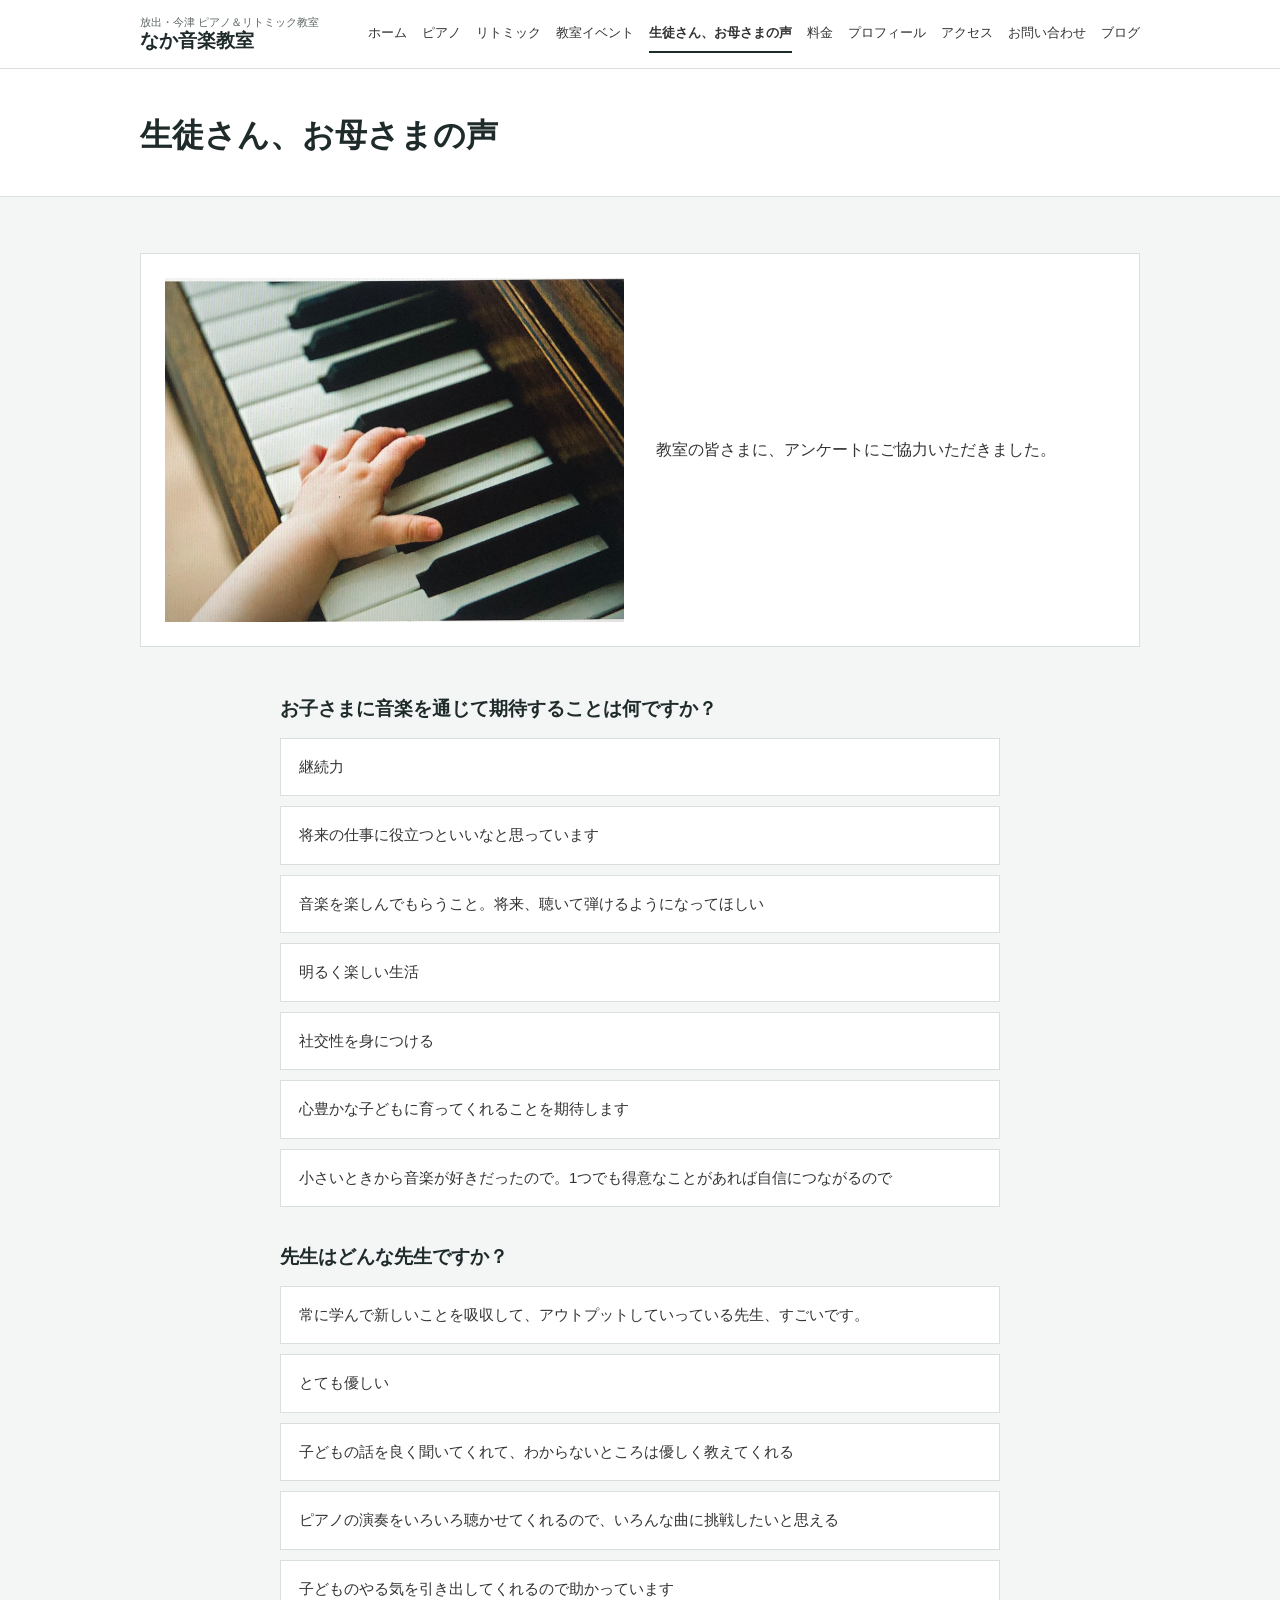
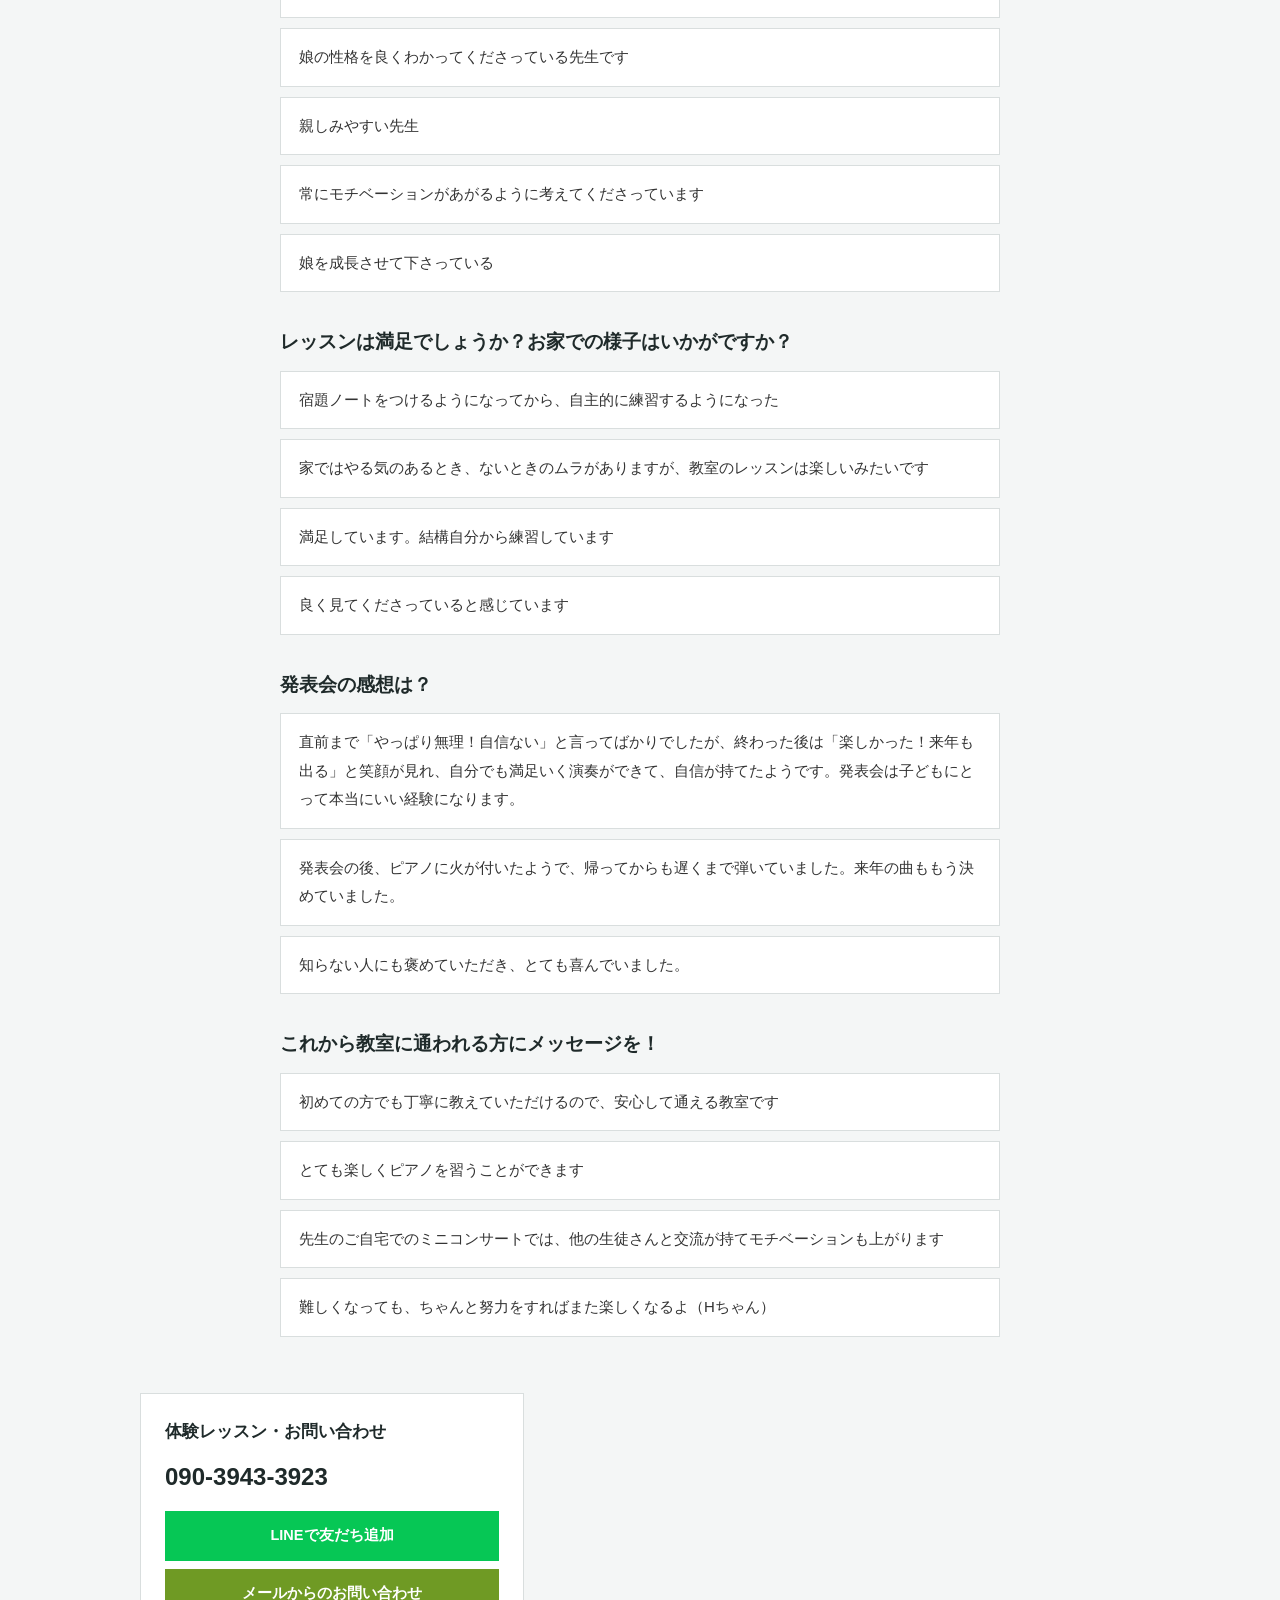
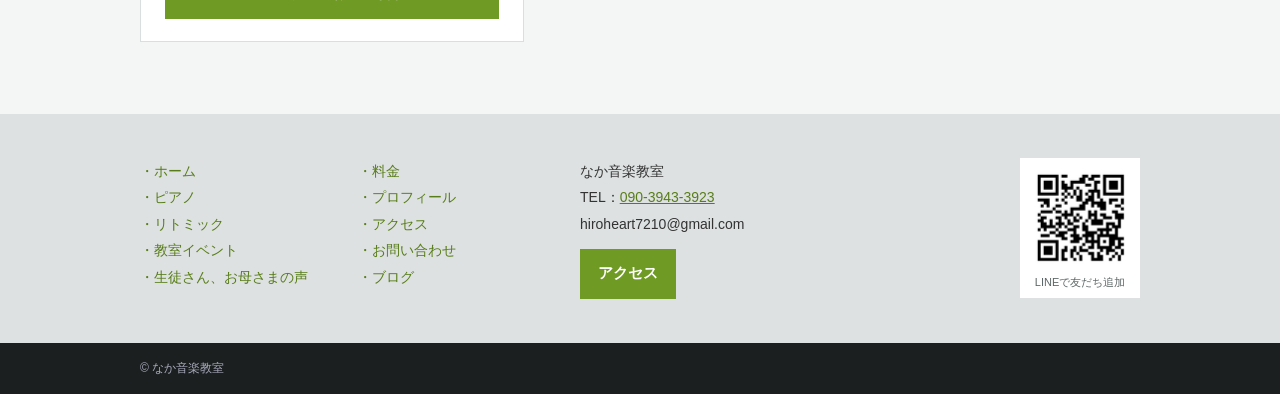
<file: d/voice.html>
<!doctype html>
<html lang="ja">
<head>
<meta charset="utf-8">
<meta name="robots" content="noindex">
<meta name="viewport" content="width=device-width, initial-scale=1">
<title>生徒さん、お母さまの声｜大阪市城東区放出・鶴見区今津ピアノ＆リトミック教室 なか音楽教室</title>
<meta name="description" content="大阪市城東区諏訪（放出）・鶴見区今津のピアノ＆リトミック教室「なか音楽教室」。褒めて育てるをモットーに、幼児から大人まで一人ひとりに寄り添ったレッスンをしています。">
<link rel="stylesheet" href="style.css">
</head>
<body>
<header class="hd" id="hd">
  <div class="wrap hd-in">
    <a class="site" href="index.html"><small>放出・今津 ピアノ＆リトミック教室</small><b>なか音楽教室</b></a>
    <nav class="gnav" id="gnav"><a href="index.html">ホーム</a><a href="piano.html">ピアノ</a><a href="rhythmic.html">リトミック</a><a href="event.html">教室イベント</a><a href="voice.html" class="cur">生徒さん、お母さまの声</a><a href="fee.html">料金</a><a href="profile.html">プロフィール</a><a href="access.html">アクセス</a><a href="contact.html">お問い合わせ</a><a href="blog.html">ブログ</a></nav>
    <button class="menu-btn" id="menuBtn" aria-label="メニュー"><i></i><i></i><i></i></button>
  </div>
</header>
<div class="ptitle"><div class="wrap"><h1>生徒さん、お母さまの声</h1></div></div>
<main>
  <div class="wrap">

    <div class="mrow" style="grid-template-columns:1fr 1fr;align-items:center">
      <div class="imgs land"><img src="../assets/img/hand.jpg" alt="鍵盤に手をのせる子ども"></div>
      <div><p style="margin:0">教室の皆さまに、アンケートにご協力いただきました。</p></div>
    </div>
    <div class="narrow">
<section class="qa"><h2 class="bar">お子さまに音楽を通じて期待することは何ですか？</h2><ul><li>継続力</li><li>将来の仕事に役立つといいなと思っています</li><li>音楽を楽しんでもらうこと。将来、聴いて弾けるようになってほしい</li><li>明るく楽しい生活</li><li>社交性を身につける</li><li>心豊かな子どもに育ってくれることを期待します</li><li>小さいときから音楽が好きだったので。1つでも得意なことがあれば自信につながるので</li></ul></section><section class="qa"><h2 class="bar">先生はどんな先生ですか？</h2><ul><li>常に学んで新しいことを吸収して、アウトプットしていっている先生、すごいです。</li><li>とても優しい</li><li>子どもの話を良く聞いてくれて、わからないところは優しく教えてくれる</li><li>ピアノの演奏をいろいろ聴かせてくれるので、いろんな曲に挑戦したいと思える</li><li>子どものやる気を引き出してくれるので助かっています</li><li>娘の性格を良くわかってくださっている先生です</li><li>親しみやすい先生</li><li>常にモチベーションがあがるように考えてくださっています</li><li>娘を成長させて下さっている</li></ul></section><section class="qa"><h2 class="bar">レッスンは満足でしょうか？お家での様子はいかがですか？</h2><ul><li>宿題ノートをつけるようになってから、自主的に練習するようになった</li><li>家ではやる気のあるとき、ないときのムラがありますが、教室のレッスンは楽しいみたいです</li><li>満足しています。結構自分から練習しています</li><li>良く見てくださっていると感じています</li></ul></section><section class="qa"><h2 class="bar">発表会の感想は？</h2><ul><li>直前まで「やっぱり無理！自信ない」と言ってばかりでしたが、終わった後は「楽しかった！来年も出る」と笑顔が見れ、自分でも満足いく演奏ができて、自信が持てたようです。発表会は子どもにとって本当にいい経験になります。</li><li>発表会の後、ピアノに火が付いたようで、帰ってからも遅くまで弾いていました。来年の曲ももう決めていました。</li><li>知らない人にも褒めていただき、とても喜んでいました。</li></ul></section><section class="qa"><h2 class="bar">これから教室に通われる方にメッセージを！</h2><ul><li>初めての方でも丁寧に教えていただけるので、安心して通える教室です</li><li>とても楽しくピアノを習うことができます</li><li>先生のご自宅でのミニコンサートでは、他の生徒さんと交流が持てモチベーションも上がります</li><li>難しくなっても、ちゃんと努力をすればまた楽しくなるよ（Hちゃん）</li></ul></section>
    </div>

    <div class="cbox-end">
      <div class="cbox">
        <h3>体験レッスン・お問い合わせ</h3>
        <a class="tel" href="tel:09039433923">090-3943-3923</a>
        <div class="btns">
          <a class="btn btn-line" href="https://lin.ee/nwdocCs" target="_blank" rel="noopener">LINEで友だち追加</a>
          <a class="btn btn-green" href="contact.html">メールからのお問い合わせ</a>
        </div>
      </div>
    </div>
  </div>
</main>
<footer>
  <div class="ft">
    <div class="wrap ft-in">
      <ul><li><a href="index.html">・ホーム</a></li><li><a href="piano.html">・ピアノ</a></li><li><a href="rhythmic.html">・リトミック</a></li><li><a href="event.html">・教室イベント</a></li><li><a href="voice.html">・生徒さん、お母さまの声</a></li><li><a href="fee.html">・料金</a></li><li><a href="profile.html">・プロフィール</a></li><li><a href="access.html">・アクセス</a></li><li><a href="contact.html">・お問い合わせ</a></li><li><a href="blog.html">・ブログ</a></li></ul>
      <div>なか音楽教室<br>TEL：<a href="tel:09039433923">090-3943-3923</a><br>hiroheart7210@gmail.com<br><a class="btn btn-green" href="access.html">アクセス</a></div>
      <div class="qr"><img src="../assets/img/line_qr.jpg" alt="LINE友だち追加用QRコード"><small>LINEで友だち追加</small></div>
    </div>
  </div>
  <div class="bottom"><div class="wrap">© なか音楽教室</div></div>
</footer>
<script>
const hd=document.getElementById('hd');
document.getElementById('menuBtn').onclick=()=>hd.classList.toggle('open');
</script>
</body>
</html>
</file>
<file: d/style.css>
/* D案：現在のサイト構成のまま、不自然な部分だけを直した版 */
:root{
  --bg:#f4f6f6; --white:#fff; --text:#333; --head:#1f2a2a; --sub:#5d6666; --line:#d9dede;
  --green:#6f9a24; --green-d:#587d18; --foot:#dde1e2; --dark:#1b1f20; --line-green:#06c755;
  --gothic:"Hiragino Kaku Gothic ProN","Hiragino Sans","Yu Gothic Medium","YuGothic","Meiryo",sans-serif;
}
*{box-sizing:border-box}
html{scroll-behavior:smooth}
body{margin:0;background:var(--bg);color:var(--text);font-family:var(--gothic);font-size:16px;line-height:1.9}
img{max-width:100%;display:block}
a{color:var(--green-d)}
.wrap{width:min(1000px,100% - 32px);margin-inline:auto}
.narrow{max-width:720px;margin-inline:auto}

/* header */
.hd{background:var(--white);border-bottom:1px solid var(--line);position:sticky;top:0;z-index:50}
.hd-in{display:flex;align-items:center;gap:20px;min-height:68px}
.site{text-decoration:none;color:var(--head);line-height:1.3}
.site{flex:none;white-space:nowrap}
.site small{display:block;font-size:11px;color:var(--sub)}
.site b{font-size:19px}
.gnav{margin-left:auto;display:flex;justify-content:flex-end;gap:15px;font-size:13px;white-space:nowrap}
.gnav a{color:var(--text);text-decoration:none;padding:6px 0;border-bottom:2px solid transparent}
.gnav a:hover{border-color:var(--green)}
.gnav a.cur{border-color:var(--head);font-weight:bold}
.menu-btn{display:none;margin-left:auto;background:var(--white);border:1px solid var(--line);width:46px;height:46px;cursor:pointer}
.menu-btn i{display:block;width:20px;height:2px;background:var(--text);margin:4px auto}
@media (max-width:1100px){
  .gnav{display:none}.menu-btn{display:block}
  .hd.open .gnav{display:flex;flex-direction:column;flex-wrap:nowrap;gap:0;position:absolute;top:68px;left:0;right:0;background:var(--white);padding:0 16px 12px;border-bottom:1px solid var(--line);font-size:15px}
  .hd.open .gnav a{padding:12px 0;border-bottom:1px solid var(--line)}
}

/* top hero */
.hero{position:relative;height:min(56vh,460px);min-height:300px;background:url(../assets/img/score_flower.jpg) center/cover}
.hero::before{content:"";position:absolute;inset:0;background:rgba(20,25,25,.45)}
.hero-in{position:relative;height:100%;display:flex;flex-direction:column;justify-content:center;color:#fff}
.hero .area{font-size:15px;margin:0 0 6px}
.hero h1{font-size:clamp(28px,4.2vw,44px);line-height:1.45;margin:0}
.hero .kind{font-size:clamp(15px,1.8vw,19px);margin:12px 0 0}

/* page title (sub pages) */
.ptitle{background:var(--white);border-bottom:1px solid var(--line)}
.ptitle .wrap{padding:36px 0 30px}
.ptitle h1{margin:0;font-size:clamp(24px,3vw,32px);color:var(--head)}
.ptitle p{margin:4px 0 0;font-size:13px;color:var(--sub)}

main{padding:56px 0 72px}
h2{font-size:clamp(21px,2.4vw,26px);color:var(--head);margin:0 0 18px;line-height:1.5}
h2.bar{margin-bottom:14px}
h3{font-size:19px;color:var(--head);margin:0 0 8px}
p{margin:0 0 1em}
.block{margin-bottom:64px}
.center{text-align:center}
.video{aspect-ratio:16/9;max-width:640px;margin:0 auto 48px;background:#000}
.video iframe{width:100%;height:100%;border:0}

.catch{display:flex;gap:12px;flex-wrap:wrap;margin:0 0 20px;padding:0;list-style:none}
.catch li{background:var(--white);border:1px solid var(--line);padding:8px 16px;font-weight:bold;color:var(--head)}

/* policies (top) */
.pol{display:grid;grid-template-columns:1fr 1fr;gap:28px 40px;align-items:start}
.pol .col{display:grid;gap:24px}
.pol .ph{aspect-ratio:4/3;overflow:hidden;background:#ddd}
.pol .ph img{width:100%;height:100%;object-fit:cover}
.pol .item h3{padding-bottom:6px;border-bottom:1px solid var(--line)}
.pol .item p{font-size:15px}
@media (max-width:760px){.pol{grid-template-columns:1fr}}

/* blog + contact (top) */
.two{display:grid;grid-template-columns:3fr 2fr;gap:40px;align-items:start}
@media (max-width:820px){.two{grid-template-columns:1fr}}
.blog-list{list-style:none;margin:0 0 16px;padding:0;border-top:1px solid var(--line)}
.blog-list li{border-bottom:1px solid var(--line)}
.blog-list a{display:block;padding:14px 4px;color:var(--text);text-decoration:none}
.blog-list a:hover{background:var(--white)}
.blog-list small{display:block;color:var(--green-d);font-size:12px}
.tags{font-size:13px;color:var(--sub);margin-top:24px}

/* contact box (shared) */
.cbox{background:var(--white);border:1px solid var(--line);padding:22px 24px}
.cbox h3{font-size:17px;margin-bottom:6px}
.cbox .tel{display:block;font-size:24px;font-weight:bold;color:var(--head);text-decoration:none;margin-bottom:12px}
.cbox .btns{display:flex;flex-direction:column;gap:8px}
.btn{display:inline-flex;align-items:center;justify-content:center;padding:11px 18px;font-weight:bold;font-size:14.5px;text-decoration:none;color:#fff;border:0;cursor:pointer;font-family:var(--gothic)}
.btn-green{background:var(--green)}.btn-green:hover{background:var(--green-d)}
.btn-line{background:var(--line-green)}
.cbox-end{margin-top:56px;max-width:384px}

/* media rows (sub pages) */
.mrow{display:grid;grid-template-columns:2fr 3fr;gap:32px;align-items:start;margin-bottom:48px;background:var(--white);border:1px solid var(--line);padding:24px}
.mrow .imgs{display:grid;gap:8px}
.mrow .imgs.two-img{grid-template-columns:1fr 1fr}
.mrow .imgs img{width:100%;aspect-ratio:3/4;object-fit:cover}
.mrow .imgs.land img{aspect-ratio:4/3}
.mrow .imgs.small img{max-width:220px;aspect-ratio:1}
.mrow h2{font-size:20px;margin-bottom:12px}
@media (max-width:760px){.mrow{grid-template-columns:1fr;padding:18px}}
.notice{background:#fff4e5;border:1px solid #f0c27a;padding:14px 18px;margin:0 0 32px;font-weight:bold;color:#7a4b00}

/* voices */
.qa{margin-bottom:36px}
.qa h2{font-size:19px}
.qa ul{list-style:none;margin:0;padding:0;display:grid;gap:10px}
.qa li{background:var(--white);border:1px solid var(--line);padding:14px 18px;font-size:15px}

/* fee */
.fee{display:grid;grid-template-columns:1fr 1fr;gap:32px;align-items:start}
@media (max-width:760px){.fee{grid-template-columns:1fr}}
table.t{width:100%;border-collapse:collapse;background:var(--white)}
table.t caption{text-align:left;font-weight:bold;font-size:19px;color:var(--head);padding:0 0 8px}
table.t th,table.t td{border:1px solid var(--line);padding:12px 16px;text-align:left;font-size:15px;vertical-align:top}
table.t th{width:38%;background:#eef1f1;font-weight:bold}
table.t td small{display:block;color:var(--sub);font-size:13px}
.note{font-size:13.5px;color:var(--sub);margin-top:8px}

/* profile */
.prof{display:grid;grid-template-columns:2fr 3fr;gap:36px;align-items:start}
.prof .ph img{width:100%;aspect-ratio:4/5;object-fit:cover;object-position:30% center}
.prof .career{background:var(--white);border:1px solid var(--line);padding:14px 20px 14px 36px;margin:20px 0 0;font-size:14.5px}
@media (max-width:760px){.prof{grid-template-columns:1fr}.prof .ph{max-width:360px}}

/* access / contact */
.acc{display:grid;grid-template-columns:2fr 3fr;gap:28px;margin-bottom:36px;align-items:start}
.acc .map{aspect-ratio:4/3;background:#ddd}
.acc .map iframe{width:100%;height:100%;border:0}
.acc dl{margin:0}
.acc dt{font-weight:bold;margin-top:8px}
.acc dd{margin:0;color:var(--sub);font-size:15px}
@media (max-width:760px){.acc{grid-template-columns:1fr}}
.form{background:var(--white);border:1px solid var(--line);padding:24px 28px;margin-bottom:48px}
.form label{display:block;font-weight:bold;font-size:14px;margin:12px 0 4px}
.form label em{color:#c0392b;font-style:normal;margin-left:4px}
.form input,.form textarea{width:100%;font:inherit;padding:10px 12px;border:1px solid #b9c0c0;background:#fff}
.form textarea{min-height:140px}
.form .btn{margin-top:16px}
.form .memo{font-size:12.5px;color:var(--sub);margin:10px 0 0}
.rowh{display:grid;grid-template-columns:270px 1fr;gap:24px;align-items:start;margin-bottom:40px}
.rowh h2{font-size:21px}
@media (max-width:760px){.rowh{grid-template-columns:1fr;gap:8px}}

/* footer */
.ft{background:var(--foot);padding:44px 0;font-size:14px}
.ft-in{display:grid;grid-template-columns:1fr 1fr auto;gap:32px;align-items:start}
.ft ul{list-style:none;margin:0;padding:0;columns:2;column-gap:28px}
.ft li a{color:var(--green-d);text-decoration:none}
.ft li a:hover{text-decoration:underline}
.ft .qr{width:120px;background:#fff;padding:6px}
.ft .qr small{display:block;font-size:11px;text-align:center;color:var(--sub)}
.ft .btn{margin-top:12px}
.bottom{background:var(--dark);color:#aab;font-size:12px;padding:14px 0}
@media (max-width:760px){.ft-in{grid-template-columns:1fr}.ft .qr{display:none}}
</file>
